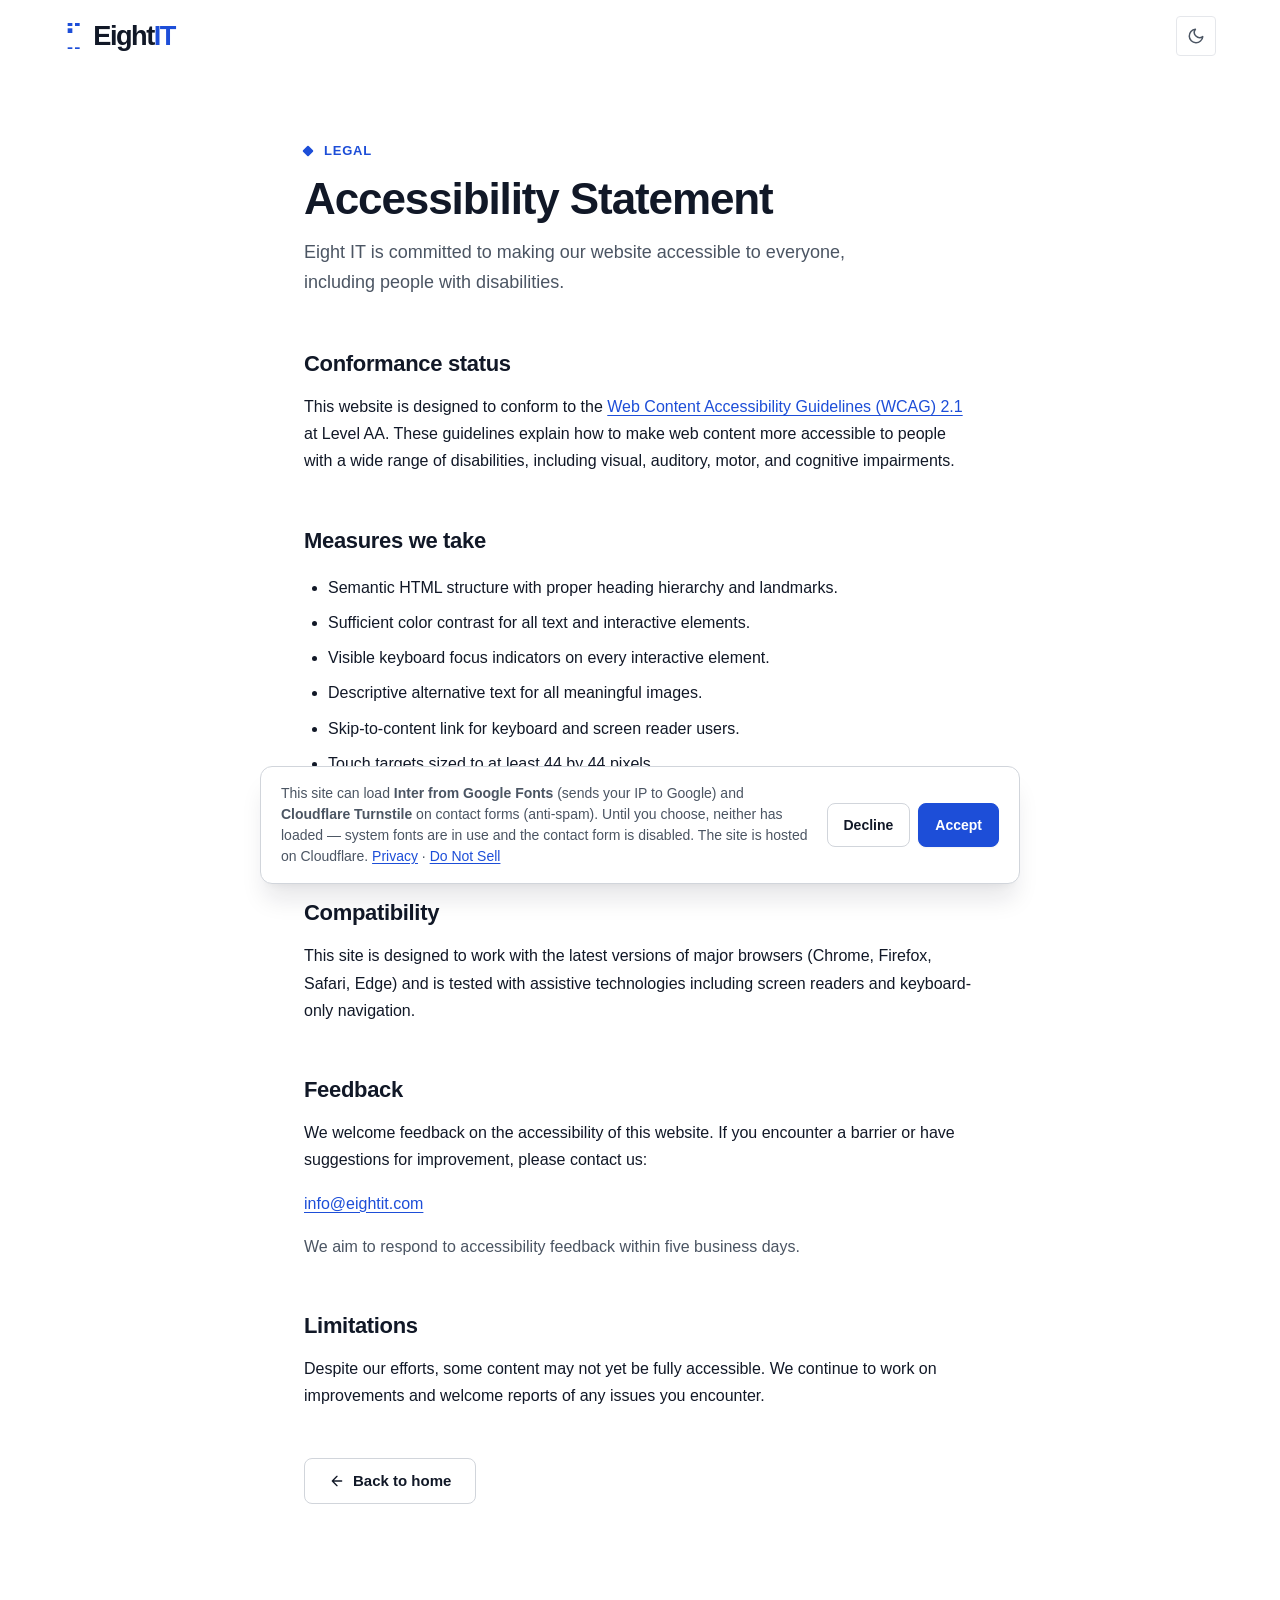
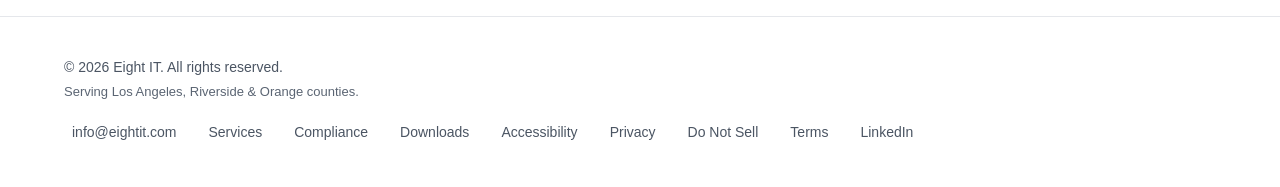
<file: accessibility.html>
<!DOCTYPE html>
<!--
                                        ███████╗██╗ ██████╗ ██╗  ██╗████████╗    ██╗████████╗
                                        ██╔════╝██║██╔════╝ ██║  ██║╚══██╔══╝    ██║╚══██╔══╝
                                        █████╗  ██║██║  ███╗███████║   ██║       ██║   ██║
                                        ██╔══╝  ██║██║   ██║██╔══██║   ██║       ██║   ██║
                                        ███████╗██║╚██████╔╝██║  ██║   ██║       ██║   ██║
                                        ╚══════╝╚═╝ ╚═════╝ ╚═╝  ╚═╝   ╚═╝       ╚═╝   ╚═╝

                                                  Designed & built by eightit.com
-->
<html lang="en">
<head>
  <meta charset="UTF-8">
  <meta name="viewport" content="width=device-width, initial-scale=1.0">
  <title>Accessibility Statement — Eight IT</title>
  <meta name="description" content="Eight IT's commitment to digital accessibility and our conformance with WCAG 2.1 Level AA.">

  <link rel="canonical" href="https://eightit.com/accessibility">
  <link rel="icon" type="image/svg+xml" href="/favicon.svg">
  <link rel="apple-touch-icon" href="/apple-touch-icon.png">
  <meta name="theme-color" content="#ffffff" media="(prefers-color-scheme: light)">
  <meta name="theme-color" content="#0d1117" media="(prefers-color-scheme: dark)">

  <meta property="og:type" content="website">
  <meta property="og:title" content="Accessibility Statement — Eight IT">
  <meta property="og:description" content="Eight IT's commitment to digital accessibility and our conformance with WCAG 2.1 Level AA.">
  <meta property="og:url" content="https://eightit.com/accessibility">
  <meta property="og:image" content="https://eightit.com/og-image.png">
  <meta property="og:image:width" content="1200">
  <meta property="og:image:height" content="630">
  <meta property="og:image:alt" content="Eight IT — Technology Consultants">
  <meta property="og:site_name" content="Eight IT">

  <meta name="twitter:card" content="summary_large_image">
  <meta name="twitter:title" content="Accessibility Statement — Eight IT">
  <meta name="twitter:description" content="Eight IT's commitment to digital accessibility and our conformance with WCAG 2.1 Level AA.">
  <meta name="twitter:image" content="https://eightit.com/og-image.png">

  <script>
    (function() {
      try {
        var t = localStorage.getItem('theme');
        if (t === 'dark' || t === 'light') document.documentElement.setAttribute('data-theme', t);
      } catch(e) {}
    })();
  </script>

  <script>
    (function() {
      try {
        if (localStorage.getItem('consent') !== 'accept') return;
      } catch(e) { return; }
      var h = document.head, l;
      l = document.createElement('link'); l.rel = 'preconnect'; l.href = 'https://fonts.googleapis.com'; h.appendChild(l);
      l = document.createElement('link'); l.rel = 'preconnect'; l.href = 'https://fonts.gstatic.com'; l.crossOrigin = ''; h.appendChild(l);
      l = document.createElement('link'); l.rel = 'stylesheet'; l.href = 'https://fonts.googleapis.com/css2?family=Inter:wght@400;500;600;700;800&display=swap'; h.appendChild(l);
    })();
  </script>
  <link rel="stylesheet" href="/styles.css">
  <script src="/consent.js" defer></script>

  <script type="application/ld+json">
  {
    "@context": "https://schema.org",
    "@type": "WebPage",
    "name": "Accessibility Statement — Eight IT",
    "description": "Eight IT's commitment to digital accessibility and our conformance with WCAG 2.1 Level AA.",
    "url": "https://eightit.com/accessibility",
    "isPartOf": {
      "@type": "WebSite",
      "name": "Eight IT",
      "url": "https://eightit.com/"
    },
    "publisher": {
      "@type": "ProfessionalService",
      "name": "Eight IT",
      "url": "https://eightit.com/"
    }
  }
  </script>

</head>
<body>

  <a class="skip-link" href="#main">Skip to main content</a>

  <header class="site-header" id="site-header">
    <div class="nav-inner">
      <a href="/" class="logo" aria-label="Eight IT home"><span class="logo-spinner" aria-hidden="true"><span class="strip"><span></span><span></span><span></span><span></span><span></span><span></span><span></span><span></span><span></span><span></span></span></span>Eight<span class="logo-it">IT</span></a>
      <div class="nav-actions">
        <button class="theme-toggle" id="theme-toggle" aria-label="Toggle dark mode" type="button">
          <svg class="icon-moon" width="18" height="18" viewBox="0 0 24 24" fill="none" stroke="currentColor" stroke-width="2" stroke-linecap="round" stroke-linejoin="round" aria-hidden="true" focusable="false"><path d="M21 12.79A9 9 0 1 1 11.21 3 7 7 0 0 0 21 12.79z"/></svg>
          <svg class="icon-sun" width="18" height="18" viewBox="0 0 24 24" fill="none" stroke="currentColor" stroke-width="2" stroke-linecap="round" stroke-linejoin="round" aria-hidden="true" focusable="false"><circle cx="12" cy="12" r="4"/><path d="M12 2v2M12 20v2M4.93 4.93l1.41 1.41M17.66 17.66l1.41 1.41M2 12h2M20 12h2M4.93 19.07l1.41-1.41M17.66 6.34l1.41-1.41"/></svg>
        </button>
      </div>
    </div>
  </header>

  <main id="main" class="container-prose prose" style="padding-block: var(--space-16) var(--space-24);">
    <p class="eyebrow" style="margin-bottom: var(--space-3);">Legal</p>
    <h1>Accessibility Statement</h1>
    <p class="lede">Eight IT is committed to making our website accessible to everyone, including people with disabilities.</p>

    <h2>Conformance status</h2>
    <p>This website is designed to conform to the <a href="https://www.w3.org/TR/WCAG21/" rel="noopener">Web Content Accessibility Guidelines (WCAG) 2.1</a> at Level AA. These guidelines explain how to make web content more accessible to people with a wide range of disabilities, including visual, auditory, motor, and cognitive impairments.</p>

    <h2>Measures we take</h2>
    <ul>
      <li>Semantic HTML structure with proper heading hierarchy and landmarks.</li>
      <li>Sufficient color contrast for all text and interactive elements.</li>
      <li>Visible keyboard focus indicators on every interactive element.</li>
      <li>Descriptive alternative text for all meaningful images.</li>
      <li>Skip-to-content link for keyboard and screen reader users.</li>
      <li>Touch targets sized to at least 44 by 44 pixels.</li>
      <li>Respect for the user's reduced-motion preferences.</li>
      <li>Responsive layout that reflows without loss of content at 320 pixels wide.</li>
    </ul>

    <h2>Compatibility</h2>
    <p>This site is designed to work with the latest versions of major browsers (Chrome, Firefox, Safari, Edge) and is tested with assistive technologies including screen readers and keyboard-only navigation.</p>

    <h2>Feedback</h2>
    <p>We welcome feedback on the accessibility of this website. If you encounter a barrier or have suggestions for improvement, please contact us:</p>
    <p><a href="mailto:info@eightit.com">info@eightit.com</a></p>
    <p class="muted">We aim to respond to accessibility feedback within five business days.</p>

    <h2>Limitations</h2>
    <p>Despite our efforts, some content may not yet be fully accessible. We continue to work on improvements and welcome reports of any issues you encounter.</p>

    <p style="margin-top: var(--space-12);">
      <a href="/" class="btn btn-secondary">
        <svg width="16" height="16" viewBox="0 0 24 24" fill="none" stroke="currentColor" stroke-width="2" stroke-linecap="round" stroke-linejoin="round" aria-hidden="true" focusable="false"><path d="M19 12H5M12 19l-7-7 7-7"/></svg>
        Back to home
      </a>
    </p>
  </main>

  <footer class="site-footer">
    <div class="footer-inner">
      <div class="footer-meta">
        <span>&copy; <span class="year">2026</span> Eight IT. All rights reserved.</span>
        <span class="region">Serving Los Angeles, Riverside &amp; Orange counties.</span>
      </div>
      <div class="footer-links">
        <a href="mailto:info@eightit.com">info@eightit.com</a>
        <a href="/services">Services</a>
        <a href="/compliance">Compliance</a>
        <a href="/downloads">Downloads</a>
        <a href="/accessibility">Accessibility</a>
        <a href="/privacy">Privacy</a>
        <a href="/do-not-sell">Do Not Sell</a>
        <a href="/terms">Terms</a>
        <a href="https://www.linkedin.com/company/eight-it" target="_blank" rel="noopener noreferrer">LinkedIn<span class="sr-only"> (opens in a new tab)</span></a>
      </div>
    </div>
  </footer>

  <script>
    (function() {
      var themeToggle = document.getElementById('theme-toggle');
      if (!themeToggle) return;
      themeToggle.addEventListener('click', function() {
        var current = document.documentElement.getAttribute('data-theme');
        var prefersDark = window.matchMedia('(prefers-color-scheme: dark)').matches;
        var effective = current || (prefersDark ? 'dark' : 'light');
        var next = effective === 'dark' ? 'light' : 'dark';
        document.documentElement.classList.add('theme-transition');
        document.documentElement.setAttribute('data-theme', next);
        try { localStorage.setItem('theme', next); } catch(e) {}
        window.setTimeout(function() {
          document.documentElement.classList.remove('theme-transition');
        }, 300);
      });
    })();
  </script>
</body>
</html>
</file>
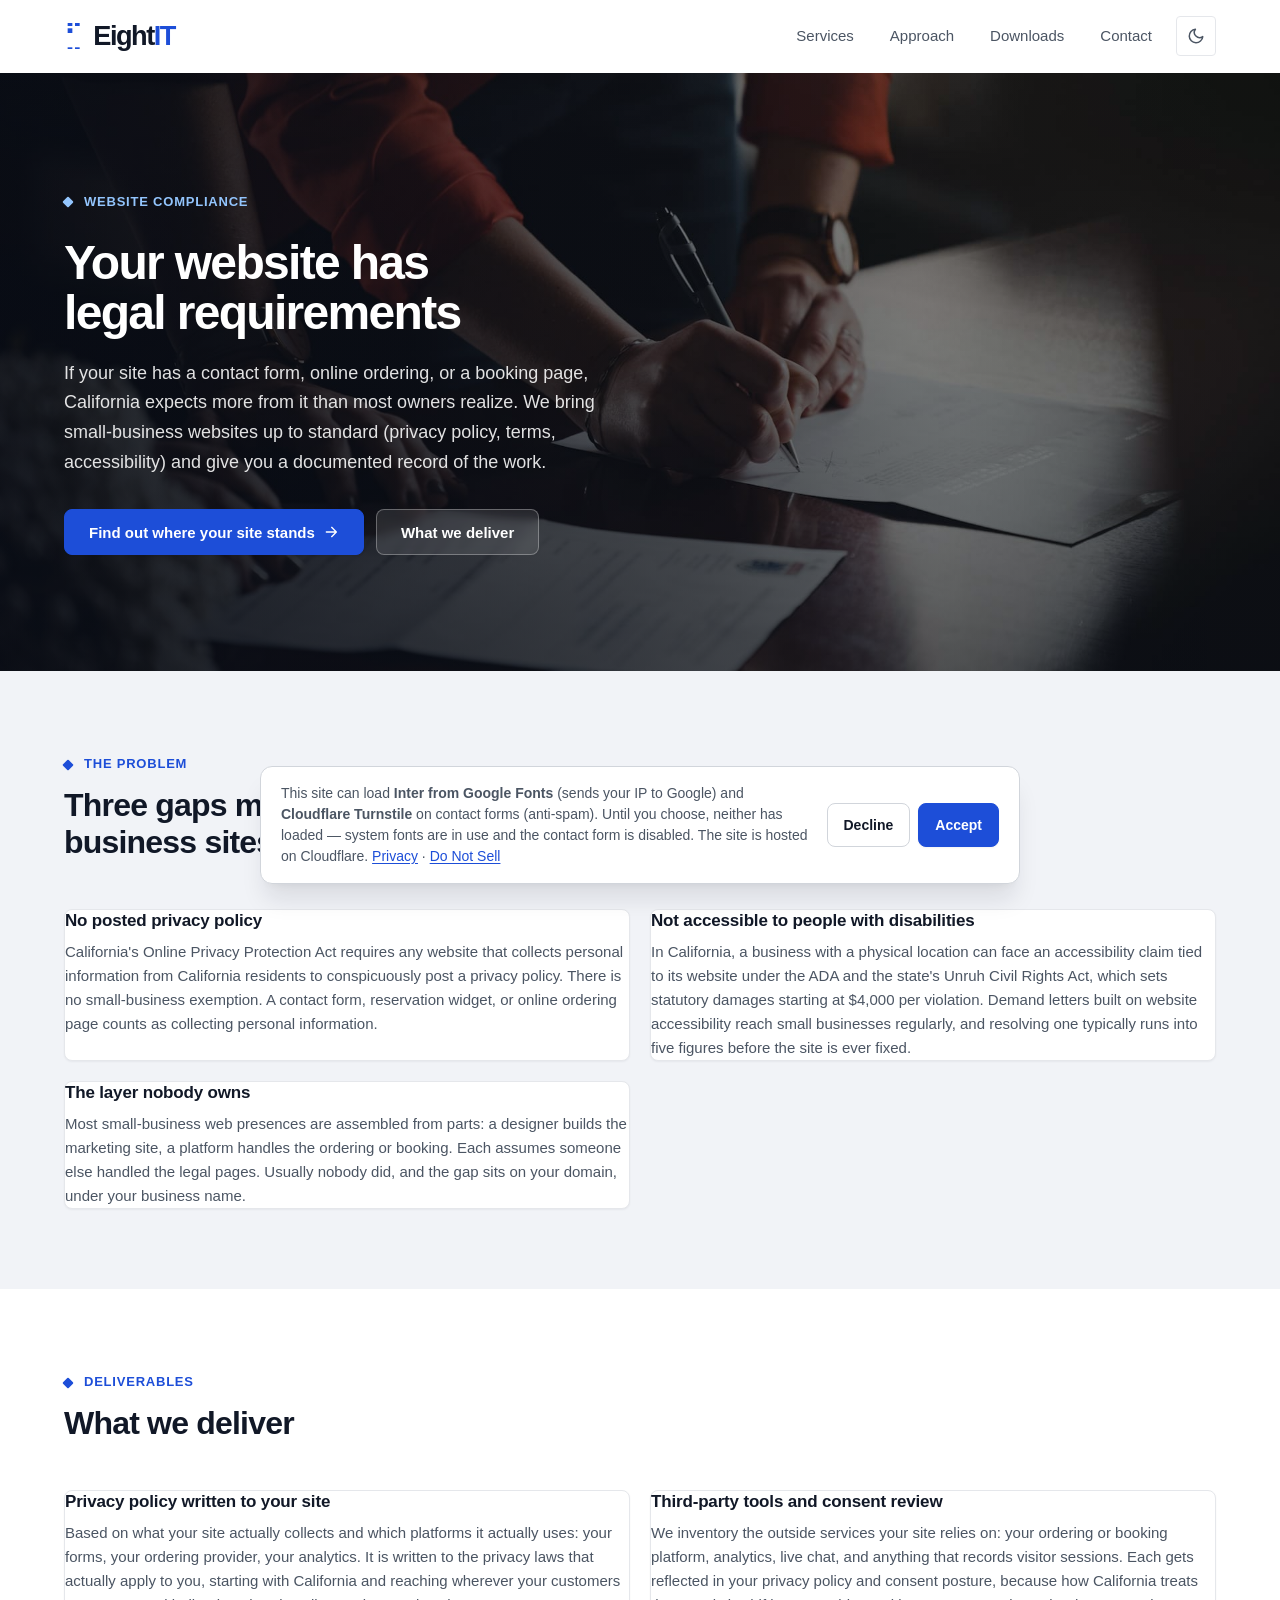
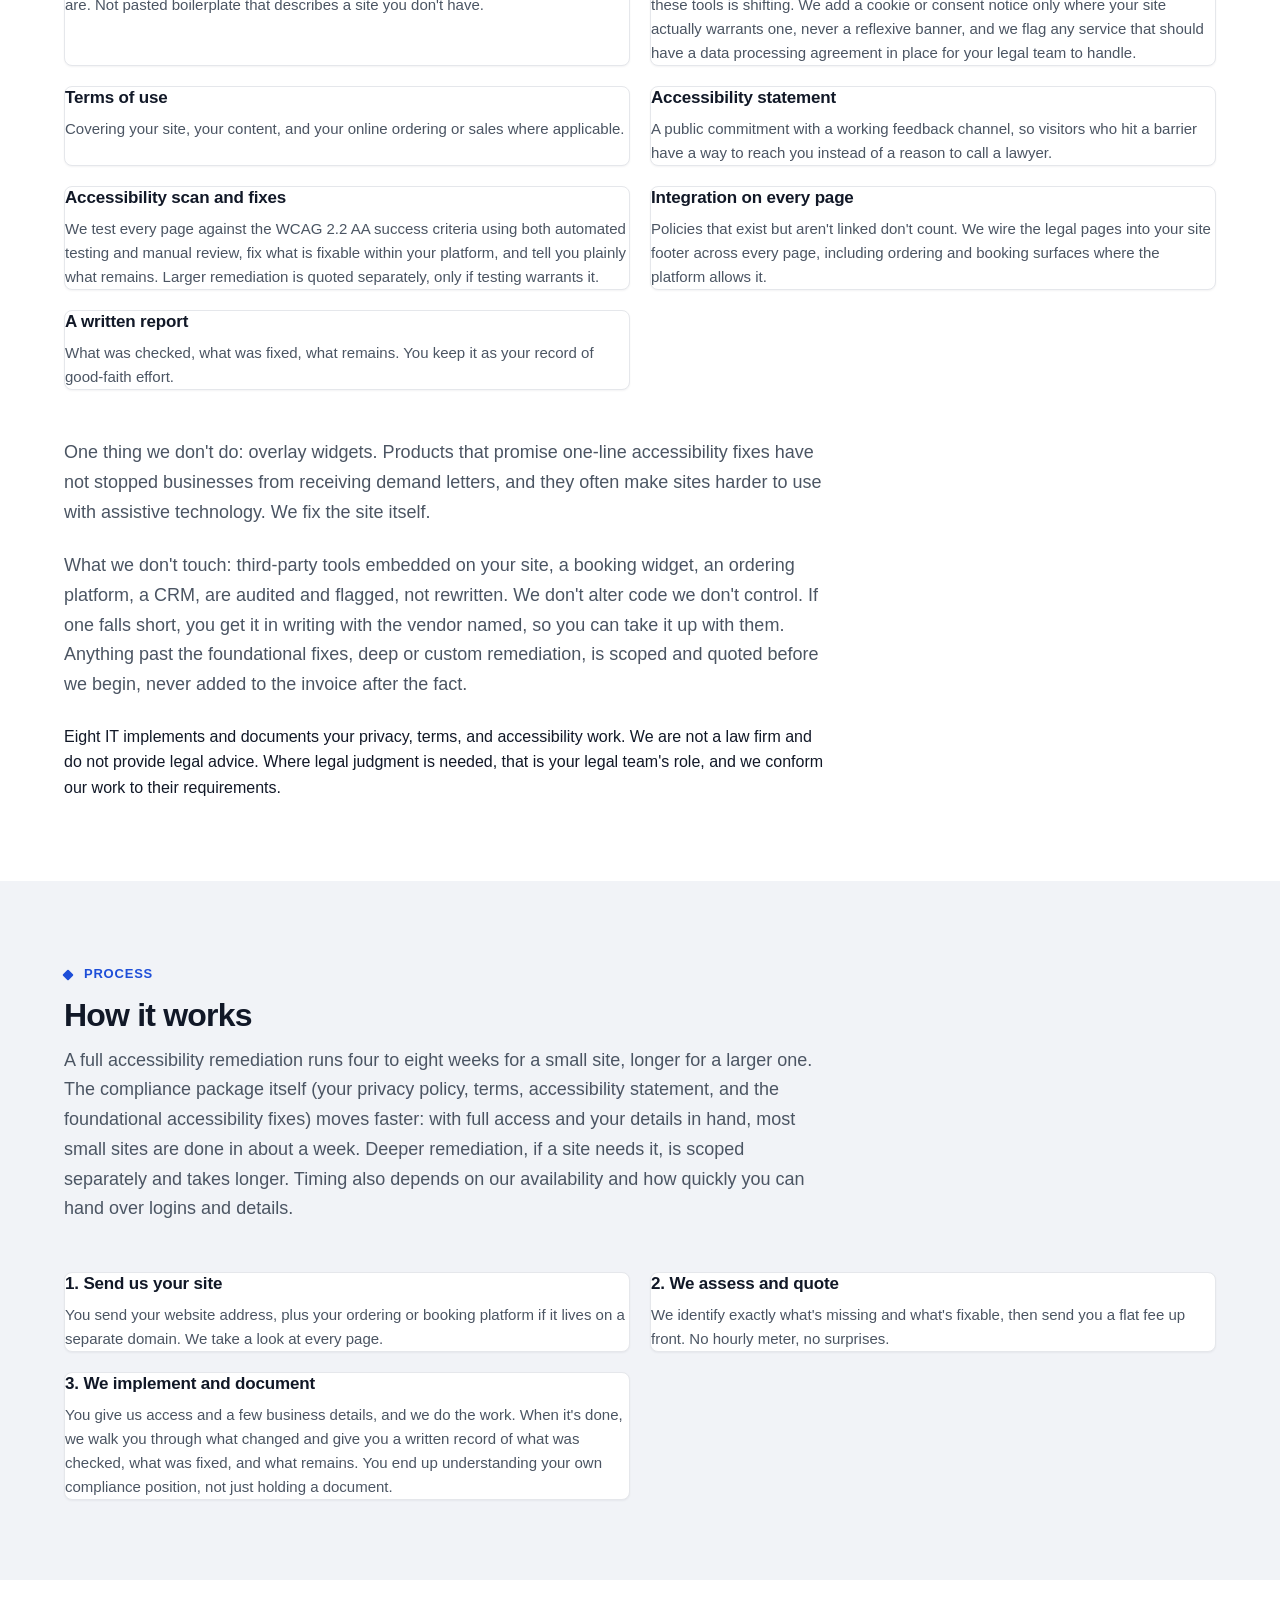
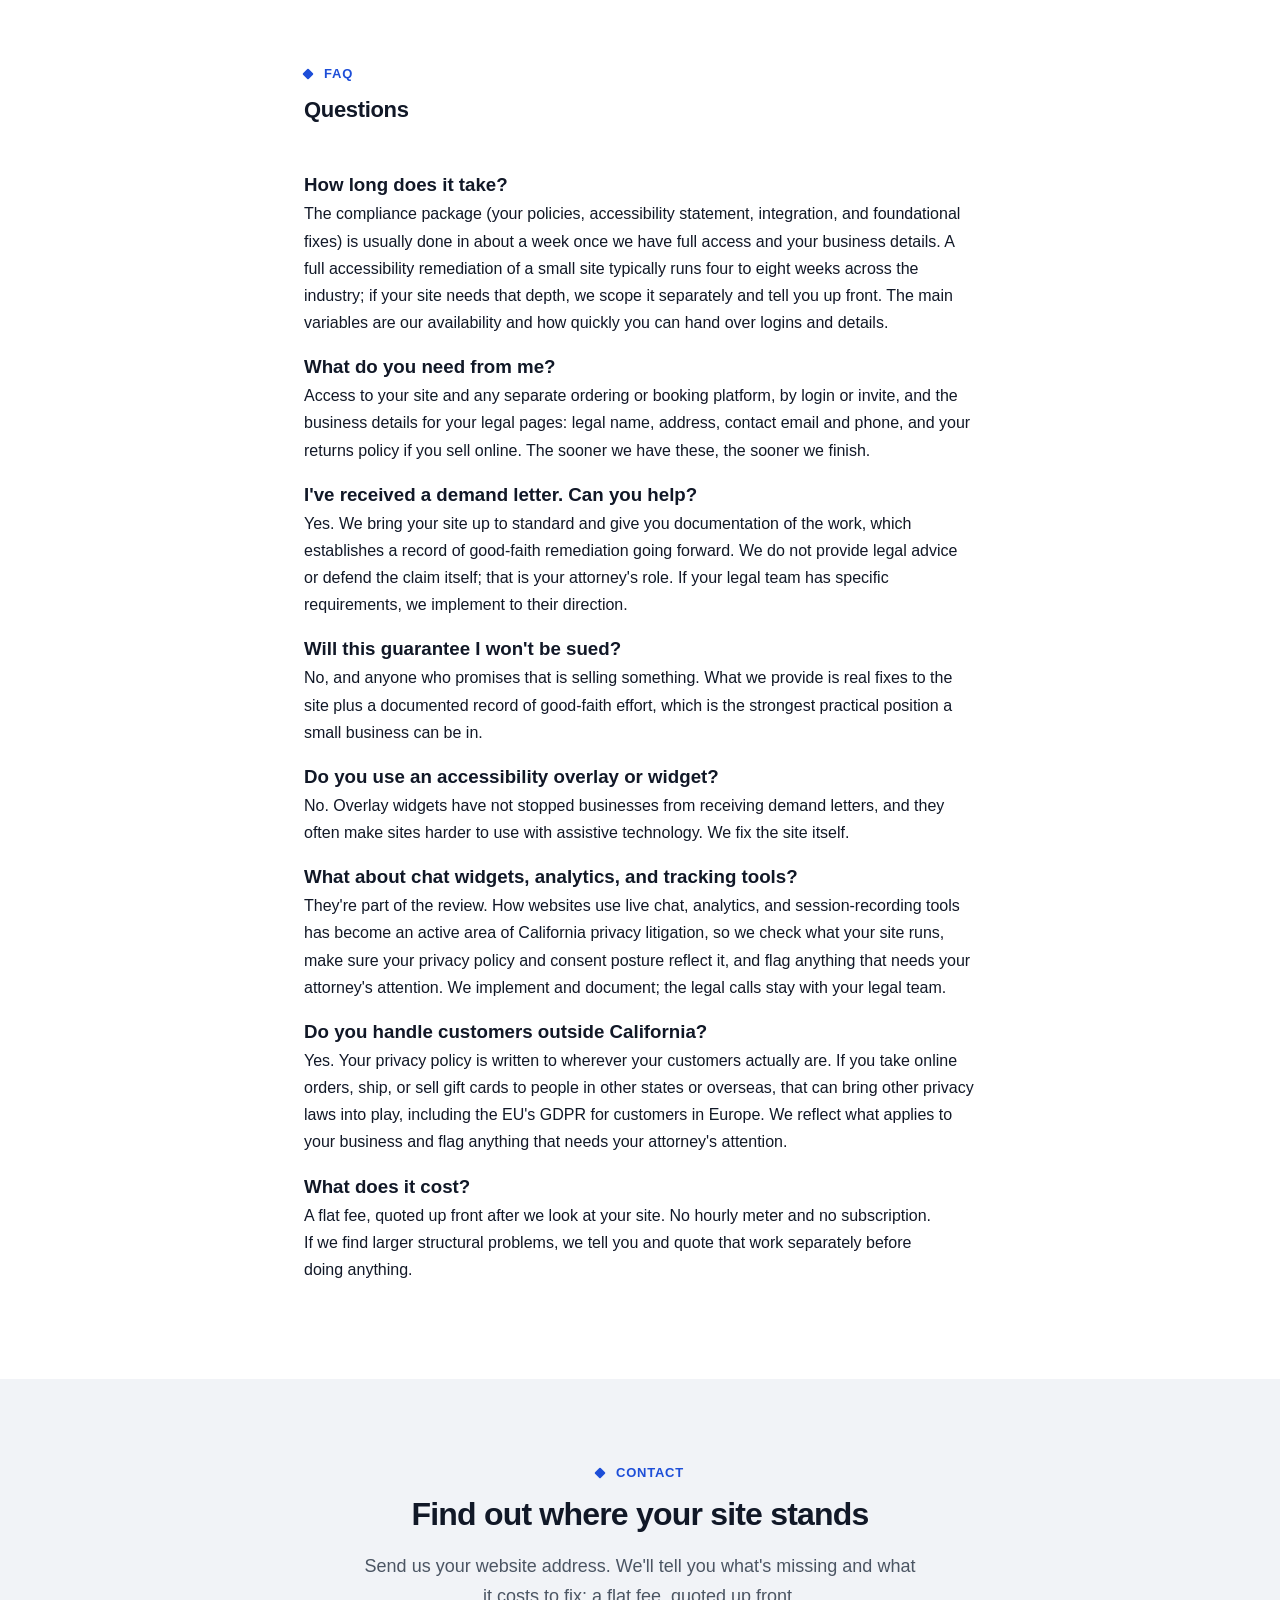
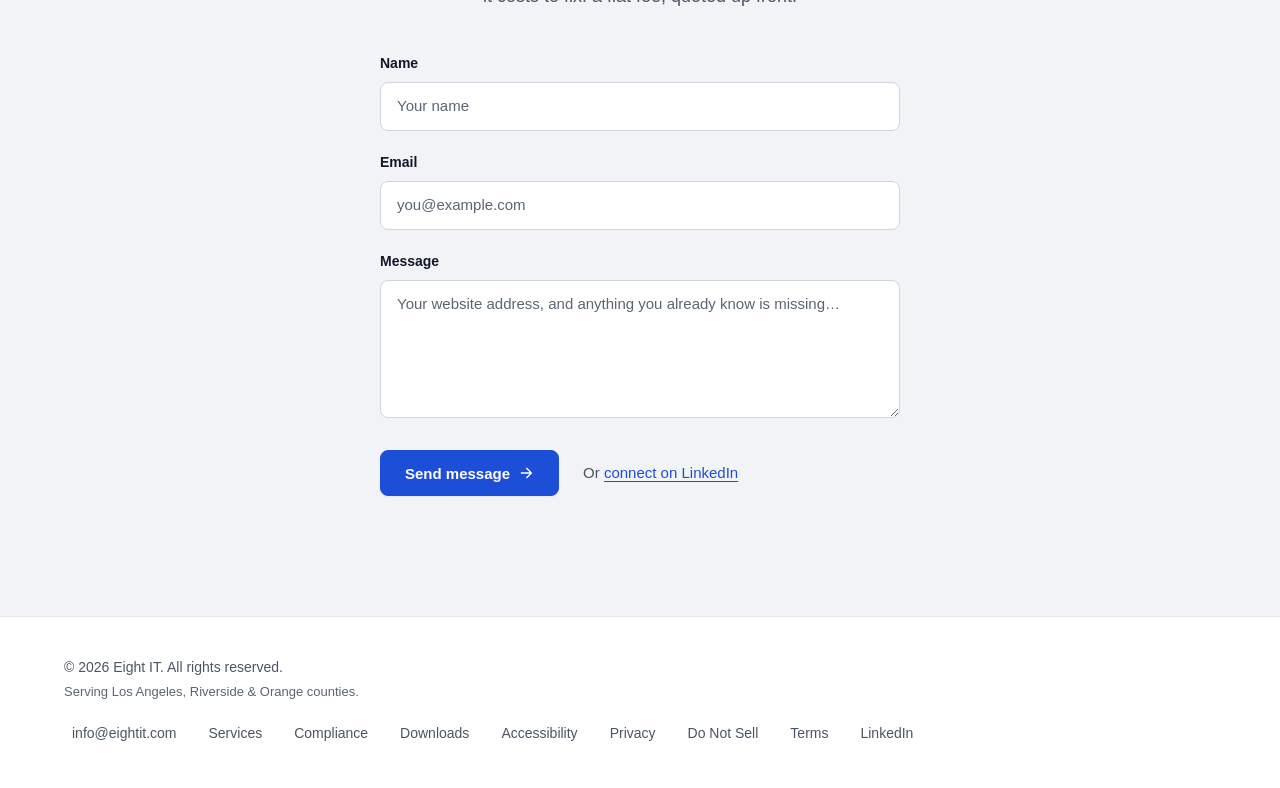
<file: compliance.html>
<!DOCTYPE html>
<!--
                                        ███████╗██╗ ██████╗ ██╗  ██╗████████╗    ██╗████████╗
                                        ██╔════╝██║██╔════╝ ██║  ██║╚══██╔══╝    ██║╚══██╔══╝
                                        █████╗  ██║██║  ███╗███████║   ██║       ██║   ██║
                                        ██╔══╝  ██║██║   ██║██╔══██║   ██║       ██║   ██║
                                        ███████╗██║╚██████╔╝██║  ██║   ██║       ██║   ██║
                                        ╚══════╝╚═╝ ╚═════╝ ╚═╝  ╚═╝   ╚═╝       ╚═╝   ╚═╝

                                                  Designed & built by eightit.com
-->
<html lang="en">
<head>
  <meta charset="UTF-8">
  <meta name="viewport" content="width=device-width, initial-scale=1.0">
  <title>Website Compliance Services in Los Angeles | Eight IT</title>
  <meta name="description" content="Privacy policy, terms, accessibility statement, and WCAG accessibility fixes for small-business websites. Flat fee, documented, no overlay widgets.">

  <link rel="canonical" href="https://eightit.com/compliance">
  <link rel="icon" type="image/svg+xml" href="/favicon.svg">
  <link rel="apple-touch-icon" href="/apple-touch-icon.png">
  <meta name="theme-color" content="#ffffff" media="(prefers-color-scheme: light)">
  <meta name="theme-color" content="#0d1117" media="(prefers-color-scheme: dark)">

  <meta property="og:type" content="website">
  <meta property="og:title" content="Website Compliance Services in Los Angeles | Eight IT">
  <meta property="og:description" content="Privacy policy, terms, accessibility statement, and WCAG accessibility fixes for small-business websites. Flat fee, documented, no overlay widgets.">
  <meta property="og:url" content="https://eightit.com/compliance">
  <meta property="og:image" content="https://eightit.com/og-image.png">
  <meta property="og:image:width" content="1200">
  <meta property="og:image:height" content="630">
  <meta property="og:image:alt" content="Eight IT — Technology Consultants">
  <meta property="og:site_name" content="Eight IT">

  <meta name="twitter:card" content="summary_large_image">
  <meta name="twitter:title" content="Website Compliance Services in Los Angeles | Eight IT">
  <meta name="twitter:description" content="Privacy policy, terms, accessibility statement, and WCAG accessibility fixes for small-business websites. Flat fee, documented, no overlay widgets.">
  <meta name="twitter:image" content="https://eightit.com/og-image.png">

  <script>
    (function() {
      try {
        var t = localStorage.getItem('theme');
        if (t === 'dark' || t === 'light') document.documentElement.setAttribute('data-theme', t);
      } catch(e) {}
    })();
  </script>

  <script>
    (function() {
      try {
        if (localStorage.getItem('consent') !== 'accept') return;
      } catch(e) { return; }
      var h = document.head, l;
      l = document.createElement('link'); l.rel = 'preconnect'; l.href = 'https://fonts.googleapis.com'; h.appendChild(l);
      l = document.createElement('link'); l.rel = 'preconnect'; l.href = 'https://fonts.gstatic.com'; l.crossOrigin = ''; h.appendChild(l);
      l = document.createElement('link'); l.rel = 'stylesheet'; l.href = 'https://fonts.googleapis.com/css2?family=Inter:wght@400;500;600;700;800&display=swap'; h.appendChild(l);
    })();
  </script>
  <link rel="preload" as="image" href="/images/hero-compliance.jpg" fetchpriority="high">
  <link rel="stylesheet" href="/styles.css">
  <script src="/consent.js" defer></script>

  <script type="application/ld+json">
  {
    "@context": "https://schema.org",
    "@type": "Service",
    "name": "Website Compliance Package",
    "serviceType": "Website compliance: privacy policy, terms of use, accessibility statement, WCAG accessibility remediation",
    "description": "Privacy policy, terms of use, accessibility statement, and WCAG accessibility fixes for small-business websites, delivered as a flat-fee package with a documented results report.",
    "url": "https://eightit.com/compliance",
    "areaServed": "Los Angeles, Riverside, and Orange counties, California",
    "provider": {
      "@type": "ProfessionalService",
      "name": "Eight IT",
      "url": "https://eightit.com/"
    }
  }
  </script>

</head>
<body>

  <a class="skip-link" href="#main">Skip to main content</a>

  <header class="site-header" id="site-header">
    <div class="nav-inner">
      <a href="/" class="logo" aria-label="Eight IT home"><span class="logo-spinner" aria-hidden="true"><span class="strip"><span></span><span></span><span></span><span></span><span></span><span></span><span></span><span></span><span></span><span></span></span></span>Eight<span class="logo-it">IT</span></a>
      <div class="nav-actions">
        <nav class="nav-primary" id="primary-nav" aria-label="Primary">
          <ul class="nav-links">
            <li><a href="/services">Services</a></li>
            <li><a href="/#approach">Approach</a></li>
            <li><a href="/downloads">Downloads</a></li>
            <li><a href="/#contact">Contact</a></li>
          </ul>
        </nav>
        <button class="theme-toggle" id="theme-toggle" aria-label="Toggle dark mode" type="button">
          <svg class="icon-moon" width="18" height="18" viewBox="0 0 24 24" fill="none" stroke="currentColor" stroke-width="2" stroke-linecap="round" stroke-linejoin="round" aria-hidden="true" focusable="false"><path d="M21 12.79A9 9 0 1 1 11.21 3 7 7 0 0 0 21 12.79z"/></svg>
          <svg class="icon-sun" width="18" height="18" viewBox="0 0 24 24" fill="none" stroke="currentColor" stroke-width="2" stroke-linecap="round" stroke-linejoin="round" aria-hidden="true" focusable="false"><circle cx="12" cy="12" r="4"/><path d="M12 2v2M12 20v2M4.93 4.93l1.41 1.41M17.66 17.66l1.41 1.41M2 12h2M20 12h2M4.93 19.07l1.41-1.41M17.66 6.34l1.41-1.41"/></svg>
        </button>
        <button
          class="menu-toggle"
          aria-label="Open navigation menu"
          aria-expanded="false"
          aria-controls="primary-nav"
          id="menu-toggle"
          type="button">
          <svg width="22" height="22" viewBox="0 0 24 24" fill="none" stroke="currentColor" stroke-width="2" stroke-linecap="round" aria-hidden="true" focusable="false"><path d="M4 7h16M4 12h16M4 17h16"/></svg>
        </button>
      </div>
    </div>
  </header>

  <div class="scroll-progress" id="scroll-progress" aria-hidden="true"></div>

  <main id="main">

    <section class="hero" aria-labelledby="compliance-heading" style="background-image: url('/images/hero-compliance.jpg');">
      <div class="container">
        <div class="hero-content" style="max-width: 720px;">
          <p class="eyebrow">Website Compliance</p>
          <h1 class="heading-display" id="compliance-heading" style="font-size: clamp(2rem, 1.4rem + 2.5vw, 3rem);">Your website has<br>legal requirements</h1>
          <p class="lede">If your site has a contact form, online ordering, or a booking page, California expects more from it than most owners realize. We bring small-business websites up to standard (privacy policy, terms, accessibility) and give you a documented record of the work.</p>
          <div class="cta-row">
            <a href="#contact" class="btn btn-primary">
              Find out where your site stands
              <svg class="arrow" width="16" height="16" viewBox="0 0 24 24" fill="none" stroke="currentColor" stroke-width="2" stroke-linecap="round" stroke-linejoin="round" aria-hidden="true" focusable="false"><path d="M5 12h14M13 5l7 7-7 7"/></svg>
            </a>
            <a href="#package-heading" class="btn btn-secondary">What we deliver</a>
          </div>
        </div>
      </div>
    </section>

    <section class="section-tinted" aria-labelledby="exposure-heading">
      <div class="container">
        <div class="section-head">
          <p class="eyebrow">The problem</p>
          <h2 class="heading-section" id="exposure-heading">Three gaps most small-business sites have</h2>
        </div>
        <div class="services-list">

          <article class="service-item">
            <h3>No posted privacy policy</h3>
            <p>California's Online Privacy Protection Act requires any website that collects personal information from California residents to conspicuously post a privacy policy. There is no small-business exemption. A contact form, reservation widget, or online ordering page counts as collecting personal information.</p>
          </article>

          <article class="service-item">
            <h3>Not accessible to people with disabilities</h3>
            <p>In California, a business with a physical location can face an accessibility claim tied to its website under the ADA and the state's Unruh Civil Rights Act, which sets statutory damages starting at $4,000 per violation. Demand letters built on website accessibility reach small businesses regularly, and resolving one typically runs into five figures before the site is ever fixed.</p>
          </article>

          <article class="service-item">
            <h3>The layer nobody owns</h3>
            <p>Most small-business web presences are assembled from parts: a designer builds the marketing site, a platform handles the ordering or booking. Each assumes someone else handled the legal pages. Usually nobody did, and the gap sits on your domain, under your business name.</p>
          </article>

        </div>
      </div>
    </section>

    <section aria-labelledby="package-heading">
      <div class="container">
        <div class="section-head">
          <p class="eyebrow">Deliverables</p>
          <h2 class="heading-section" id="package-heading">What we deliver</h2>
        </div>
        <div class="services-list">

          <article class="service-item">
            <h3>Privacy policy written to your site</h3>
            <p>Based on what your site actually collects and which platforms it actually uses: your forms, your ordering provider, your analytics. It is written to the privacy laws that actually apply to you, starting with California and reaching wherever your customers are. Not pasted boilerplate that describes a site you don't have.</p>
          </article>

          <article class="service-item">
            <h3>Third-party tools and consent review</h3>
            <p>We inventory the outside services your site relies on: your ordering or booking platform, analytics, live chat, and anything that records visitor sessions. Each gets reflected in your privacy policy and consent posture, because how California treats these tools is shifting. We add a cookie or consent notice only where your site actually warrants one, never a reflexive banner, and we flag any service that should have a data processing agreement in place for your legal team to handle.</p>
          </article>

          <article class="service-item">
            <h3>Terms of use</h3>
            <p>Covering your site, your content, and your online ordering or sales where applicable.</p>
          </article>

          <article class="service-item">
            <h3>Accessibility statement</h3>
            <p>A public commitment with a working feedback channel, so visitors who hit a barrier have a way to reach you instead of a reason to call a lawyer.</p>
          </article>

          <article class="service-item">
            <h3>Accessibility scan and fixes</h3>
            <p>We test every page against the WCAG 2.2 AA success criteria using both automated testing and manual review, fix what is fixable within your platform, and tell you plainly what remains. Larger remediation is quoted separately, only if testing warrants it.</p>
          </article>

          <article class="service-item">
            <h3>Integration on every page</h3>
            <p>Policies that exist but aren't linked don't count. We wire the legal pages into your site footer across every page, including ordering and booking surfaces where the platform allows it.</p>
          </article>

          <article class="service-item">
            <h3>A written report</h3>
            <p>What was checked, what was fixed, what remains. You keep it as your record of good-faith effort.</p>
          </article>

        </div>

        <p class="lede" style="margin-top: var(--space-12); max-width: 760px;">One thing we don't do: overlay widgets. Products that promise one-line accessibility fixes have not stopped businesses from receiving demand letters, and they often make sites harder to use with assistive technology. We fix the site itself.</p>
        <p class="lede" style="margin-top: var(--space-6); max-width: 760px;">What we don't touch: third-party tools embedded on your site, a booking widget, an ordering platform, a CRM, are audited and flagged, not rewritten. We don't alter code we don't control. If one falls short, you get it in writing with the vendor named, so you can take it up with them. Anything past the foundational fixes, deep or custom remediation, is scoped and quoted before we begin, never added to the invoice after the fact.</p>
        <p class="muted" style="margin-top: var(--space-6); max-width: 760px;">Eight IT implements and documents your privacy, terms, and accessibility work. We are not a law firm and do not provide legal advice. Where legal judgment is needed, that is your legal team's role, and we conform our work to their requirements.</p>
      </div>
    </section>

    <section class="section-tinted" aria-labelledby="how-heading">
      <div class="container">
        <div class="section-head">
          <p class="eyebrow">Process</p>
          <h2 class="heading-section" id="how-heading">How it works</h2>
          <p class="lede" style="max-width: 760px;">A full accessibility remediation runs four to eight weeks for a small site, longer for a larger one. The compliance package itself (your privacy policy, terms, accessibility statement, and the foundational accessibility fixes) moves faster: with full access and your details in hand, most small sites are done in about a week. Deeper remediation, if a site needs it, is scoped separately and takes longer. Timing also depends on our availability and how quickly you can hand over logins and details.</p>
        </div>
        <div class="services-list">

          <article class="service-item">
            <h3>1. Send us your site</h3>
            <p>You send your website address, plus your ordering or booking platform if it lives on a separate domain. We take a look at every page.</p>
          </article>

          <article class="service-item">
            <h3>2. We assess and quote</h3>
            <p>We identify exactly what's missing and what's fixable, then send you a flat fee up front. No hourly meter, no surprises.</p>
          </article>

          <article class="service-item">
            <h3>3. We implement and document</h3>
            <p>You give us access and a few business details, and we do the work. When it's done, we walk you through what changed and give you a written record of what was checked, what was fixed, and what remains. You end up understanding your own compliance position, not just holding a document.</p>
          </article>

        </div>
      </div>
    </section>

    <section aria-labelledby="faq-heading">
      <div class="container-prose prose">
        <div class="section-head">
          <p class="eyebrow">FAQ</p>
          <h2 class="heading-section" id="faq-heading">Questions</h2>
        </div>

        <h3>How long does it take?</h3>
        <p>The compliance package (your policies, accessibility statement, integration, and foundational fixes) is usually done in about a week once we have full access and your business details. A full accessibility remediation of a small site typically runs four to eight weeks across the industry; if your site needs that depth, we scope it separately and tell you up front. The main variables are our availability and how quickly you can hand over logins and details.</p>

        <h3>What do you need from me?</h3>
        <p>Access to your site and any separate ordering or booking platform, by login or invite, and the business details for your legal pages: legal name, address, contact email and phone, and your returns policy if you sell online. The sooner we have these, the sooner we finish.</p>

        <h3>I've received a demand letter. Can you help?</h3>
        <p>Yes. We bring your site up to standard and give you documentation of the work, which establishes a record of good-faith remediation going forward. We do not provide legal advice or defend the claim itself; that is your attorney's role. If your legal team has specific requirements, we implement to their direction.</p>

        <h3>Will this guarantee I won't be sued?</h3>
        <p>No, and anyone who promises that is selling something. What we provide is real fixes to the site plus a documented record of good-faith effort, which is the strongest practical position a small business can be in.</p>

        <h3>Do you use an accessibility overlay or widget?</h3>
        <p>No. Overlay widgets have not stopped businesses from receiving demand letters, and they often make sites harder to use with assistive technology. We fix the site itself.</p>

        <h3>What about chat widgets, analytics, and tracking tools?</h3>
        <p>They're part of the review. How websites use live chat, analytics, and session-recording tools has become an active area of California privacy litigation, so we check what your site runs, make sure your privacy policy and consent posture reflect it, and flag anything that needs your attorney's attention. We implement and document; the legal calls stay with your legal team.</p>

        <h3>Do you handle customers outside California?</h3>
        <p>Yes. Your privacy policy is written to wherever your customers actually are. If you take online orders, ship, or sell gift cards to people in other states or overseas, that can bring other privacy laws into play, including the EU's GDPR for customers in Europe. We reflect what applies to your business and flag anything that needs your attorney's attention.</p>

        <h3>What does it cost?</h3>
        <p>A flat fee, quoted up front after we look at your site. No hourly meter and no subscription. If we find larger structural problems, we tell you and quote that work separately before doing anything.</p>
      </div>
    </section>

    <script type="application/ld+json">
    {
      "@context": "https://schema.org",
      "@type": "FAQPage",
      "mainEntity": [
        {
          "@type": "Question",
          "name": "How long does it take?",
          "acceptedAnswer": {
            "@type": "Answer",
            "text": "The compliance package (your policies, accessibility statement, integration, and foundational fixes) is usually done in about a week once we have full access and your business details. A full accessibility remediation of a small site typically runs four to eight weeks across the industry; if your site needs that depth, we scope it separately and tell you up front. The main variables are our availability and how quickly you can hand over logins and details."
          }
        },
        {
          "@type": "Question",
          "name": "What do you need from me?",
          "acceptedAnswer": {
            "@type": "Answer",
            "text": "Access to your site and any separate ordering or booking platform, by login or invite, and the business details for your legal pages: legal name, address, contact email and phone, and your returns policy if you sell online. The sooner we have these, the sooner we finish."
          }
        },
        {
          "@type": "Question",
          "name": "I've received a demand letter. Can you help?",
          "acceptedAnswer": {
            "@type": "Answer",
            "text": "Yes. We bring your site up to standard and give you documentation of the work, which establishes a record of good-faith remediation going forward. We do not provide legal advice or defend the claim itself; that is your attorney's role. If your legal team has specific requirements, we implement to their direction."
          }
        },
        {
          "@type": "Question",
          "name": "Will this guarantee I won't be sued?",
          "acceptedAnswer": {
            "@type": "Answer",
            "text": "No, and anyone who promises that is selling something. What we provide is real fixes to the site plus a documented record of good-faith effort, which is the strongest practical position a small business can be in."
          }
        },
        {
          "@type": "Question",
          "name": "Do you use an accessibility overlay or widget?",
          "acceptedAnswer": {
            "@type": "Answer",
            "text": "No. Overlay widgets have not stopped businesses from receiving demand letters, and they often make sites harder to use with assistive technology. We fix the site itself."
          }
        },
        {
          "@type": "Question",
          "name": "What about chat widgets, analytics, and tracking tools?",
          "acceptedAnswer": {
            "@type": "Answer",
            "text": "They're part of the review. How websites use live chat, analytics, and session-recording tools has become an active area of California privacy litigation, so we check what your site runs, make sure your privacy policy and consent posture reflect it, and flag anything that needs your attorney's attention. We implement and document; the legal calls stay with your legal team."
          }
        },
        {
          "@type": "Question",
          "name": "Do you handle customers outside California?",
          "acceptedAnswer": {
            "@type": "Answer",
            "text": "Yes. Your privacy policy is written to wherever your customers actually are. If you take online orders, ship, or sell gift cards to people in other states or overseas, that can bring other privacy laws into play, including the EU's GDPR for customers in Europe. We reflect what applies to your business and flag anything that needs your attorney's attention."
          }
        },
        {
          "@type": "Question",
          "name": "What does it cost?",
          "acceptedAnswer": {
            "@type": "Answer",
            "text": "A flat fee, quoted up front after we look at your site. No hourly meter and no subscription. If we find larger structural problems, we tell you and quote that work separately before doing anything."
          }
        }
      ]
    }
    </script>

    <section class="section-tinted contact" id="contact" aria-labelledby="contact-heading">
      <div class="container">
        <div>
          <p class="eyebrow" style="justify-content: center;">Contact</p>
          <h2 class="heading-section" id="contact-heading">Find out where your site stands</h2>
          <p class="lede">Send us your website address. We'll tell you what's missing and what it costs to fix: a flat fee, quoted up front.</p>
          <form class="contact-form" id="contact-form" novalidate>
            <div class="form-group">
              <label class="form-label" for="cf-name">Name</label>
              <input class="form-input" type="text" id="cf-name" name="name" autocomplete="name" required placeholder="Your name">
            </div>
            <div class="form-group">
              <label class="form-label" for="cf-email">Email</label>
              <input class="form-input" type="email" id="cf-email" name="email" autocomplete="email" required placeholder="you@example.com">
            </div>
            <div class="form-group">
              <label class="form-label" for="cf-message">Message</label>
              <textarea class="form-input" id="cf-message" name="message" rows="5" required placeholder="Your website address, and anything you already know is missing&hellip;"></textarea>
            </div>
            <div class="form-group" style="position:absolute;left:-9999px;" aria-hidden="true">
              <label for="cf-website">Website</label>
              <input type="text" id="cf-website" name="website" tabindex="-1" autocomplete="off">
            </div>
            <div class="cf-turnstile" data-sitekey="0x4AAAAAADKU69W8-SxxoZzs" data-theme="auto"></div>
            <div class="form-footer">
              <button type="submit" class="btn btn-primary" id="cf-submit">
                <span id="cf-submit-text">Send message</span>
                <svg class="arrow" width="16" height="16" viewBox="0 0 24 24" fill="none" stroke="currentColor" stroke-width="2" stroke-linecap="round" stroke-linejoin="round" aria-hidden="true" focusable="false"><path d="M5 12h14M13 5l7 7-7 7"/></svg>
              </button>
              <p class="form-alt">Or <a href="https://www.linkedin.com/company/eight-it" target="_blank" rel="noopener noreferrer">connect on LinkedIn<span class="sr-only"> (opens in a new tab)</span></a></p>
            </div>
            <div class="form-status" id="cf-status" role="status" aria-live="polite" aria-atomic="true"></div>
          </form>
        </div>
      </div>
    </section>

  </main>

  <footer class="site-footer">
    <div class="footer-inner">
      <div class="footer-meta">
        <span>&copy; <span class="year">2026</span> Eight IT. All rights reserved.</span>
        <span class="region">Serving Los Angeles, Riverside &amp; Orange counties.</span>
      </div>
      <div class="footer-links">
        <a href="mailto:info@eightit.com">info@eightit.com</a>
        <a href="/services">Services</a>
        <a href="/compliance">Compliance</a>
        <a href="/downloads">Downloads</a>
        <a href="/accessibility">Accessibility</a>
        <a href="/privacy">Privacy</a>
        <a href="/do-not-sell">Do Not Sell</a>
        <a href="/terms">Terms</a>
        <a href="https://www.linkedin.com/company/eight-it" target="_blank" rel="noopener noreferrer">LinkedIn<span class="sr-only"> (opens in a new tab)</span></a>
      </div>
    </div>
  </footer>

  <script>
    (function() {
      var toggle = document.getElementById('menu-toggle');
      var nav = document.getElementById('primary-nav');
      if (!toggle || !nav) return;
      var setOpen = function(open) {
        nav.classList.toggle('open', open);
        toggle.setAttribute('aria-expanded', String(open));
        toggle.setAttribute('aria-label', open ? 'Close navigation menu' : 'Open navigation menu');
      };
      toggle.addEventListener('click', function() { setOpen(!nav.classList.contains('open')); });
      nav.addEventListener('click', function(e) { if (e.target.tagName === 'A') setOpen(false); });
      document.addEventListener('keydown', function(e) {
        if (e.key === 'Escape' && nav.classList.contains('open')) { setOpen(false); toggle.focus(); }
      });

      var header = document.getElementById('site-header');
      var progress = document.getElementById('scroll-progress');
      var onScroll = function() {
        if (header) header.classList.toggle('scrolled', window.scrollY > 4);
        if (progress) {
          var docH = document.documentElement.scrollHeight - window.innerHeight;
          var ratio = docH > 0 ? Math.min(window.scrollY / docH, 1) : 0;
          progress.style.transform = 'scaleX(' + ratio + ')';
        }
      };
      window.addEventListener('scroll', onScroll, { passive: true });
      onScroll();

      var themeToggle = document.getElementById('theme-toggle');
      if (themeToggle) {
        themeToggle.addEventListener('click', function() {
          var current = document.documentElement.getAttribute('data-theme');
          var prefersDark = window.matchMedia('(prefers-color-scheme: dark)').matches;
          var effective = current || (prefersDark ? 'dark' : 'light');
          var next = effective === 'dark' ? 'light' : 'dark';
          document.documentElement.classList.add('theme-transition');
          document.documentElement.setAttribute('data-theme', next);
          try { localStorage.setItem('theme', next); } catch(e) {}
          window.setTimeout(function() {
            document.documentElement.classList.remove('theme-transition');
          }, 300);
        });
      }
    })();
  </script>

  <script>
    (function () {
      var form   = document.getElementById('contact-form');
      var submit = document.getElementById('cf-submit');
      var label  = document.getElementById('cf-submit-text');
      var status = document.getElementById('cf-status');
      if (!form) return;
      form.addEventListener('submit', function (e) {
        e.preventDefault();
        status.textContent = '';
        status.className = 'form-status';
        var token = form.querySelector('[name="cf-turnstile-response"]');
        if (typeof turnstile !== 'undefined' && (!token || !token.value)) {
          status.textContent = 'Please complete the verification challenge.';
          status.className = 'form-status error';
          return;
        }
        submit.disabled = true;
        label.textContent = 'Sending…';
        fetch('/api/contact', { method: 'POST', body: new FormData(form) })
          .then(function (r) { return r.json(); })
          .then(function (d) {
            if (d.ok) {
              form.reset();
              if (typeof turnstile !== 'undefined') turnstile.reset();
              status.textContent = 'Message sent! We\'ll be in touch shortly.';
              status.className = 'form-status success';
            } else {
              status.textContent = d.error || 'Something went wrong. Please try again.';
              status.className = 'form-status error';
            }
          })
          .catch(function () {
            status.textContent = 'Something went wrong. Please try again.';
            status.className = 'form-status error';
          })
          .finally(function () {
            submit.disabled = false;
            label.textContent = 'Send message';
          });
      });
    }());
  </script>
</body>
</html>
</file>
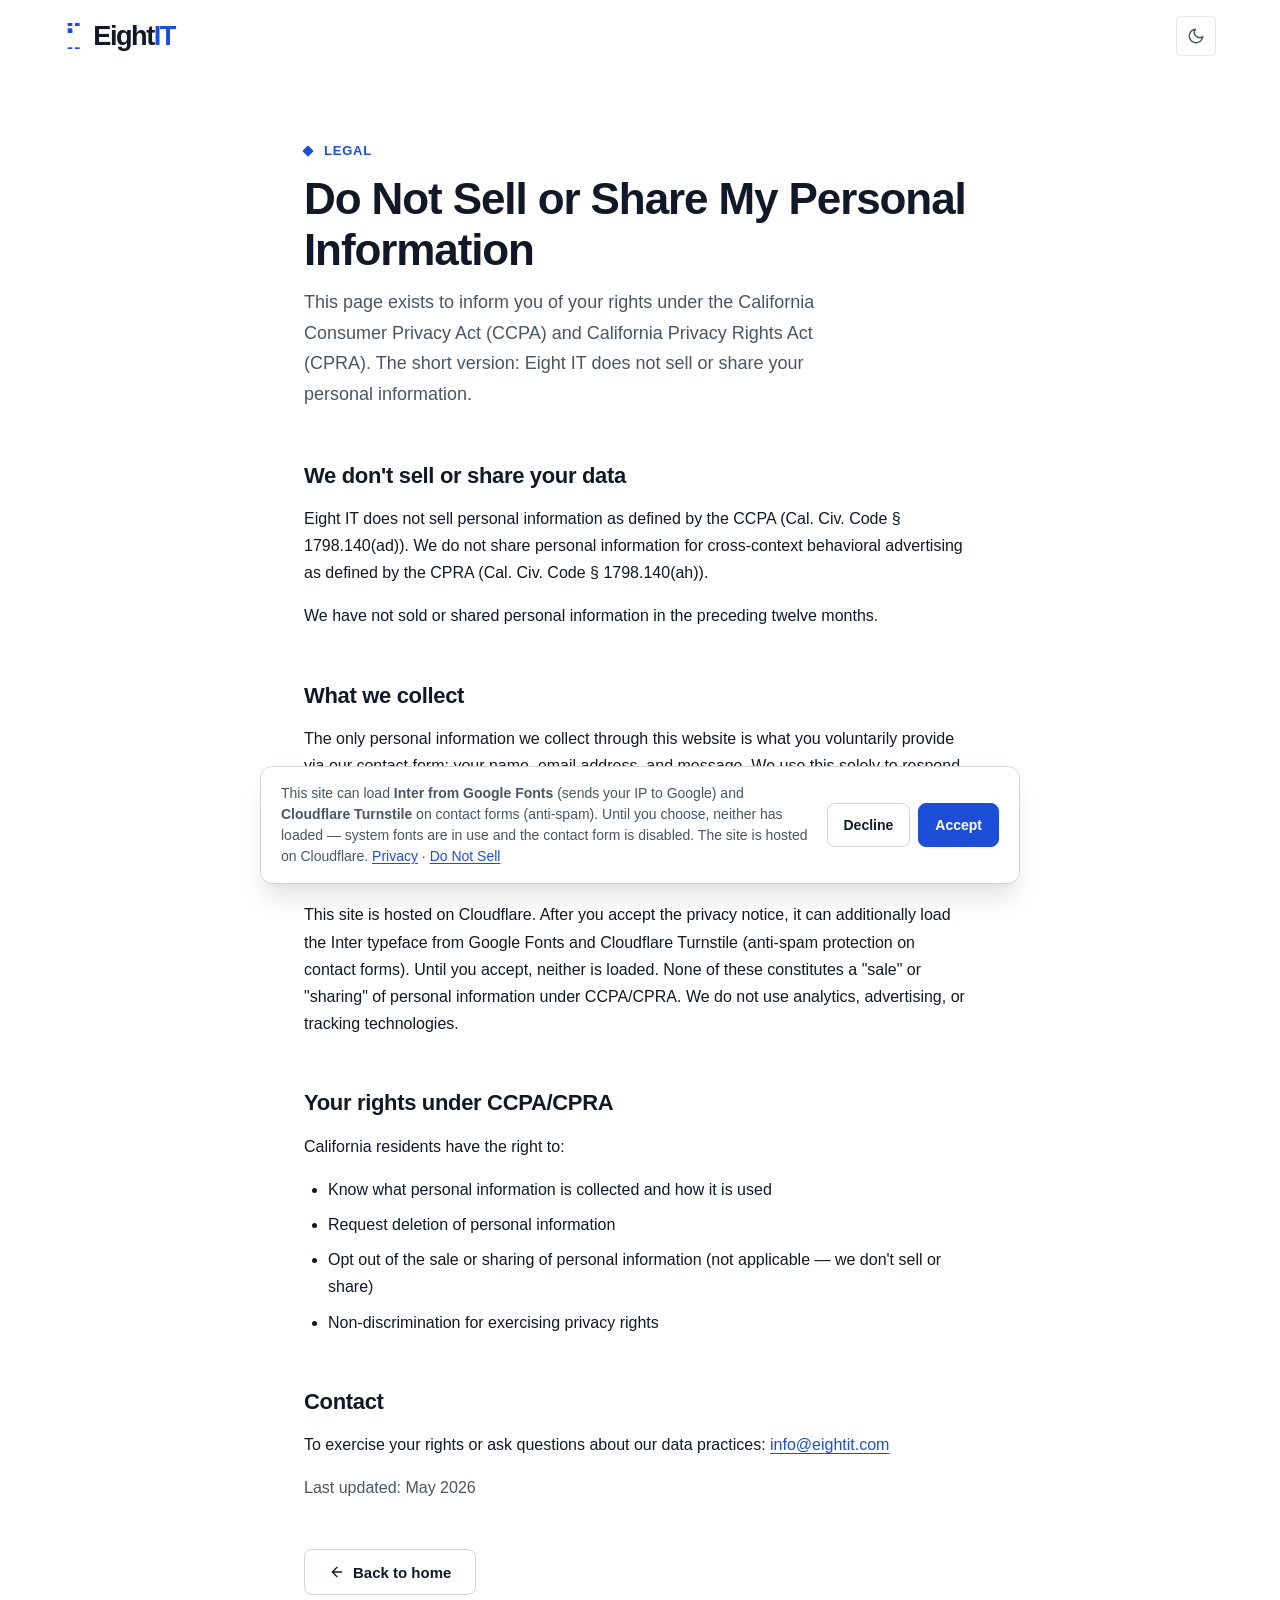
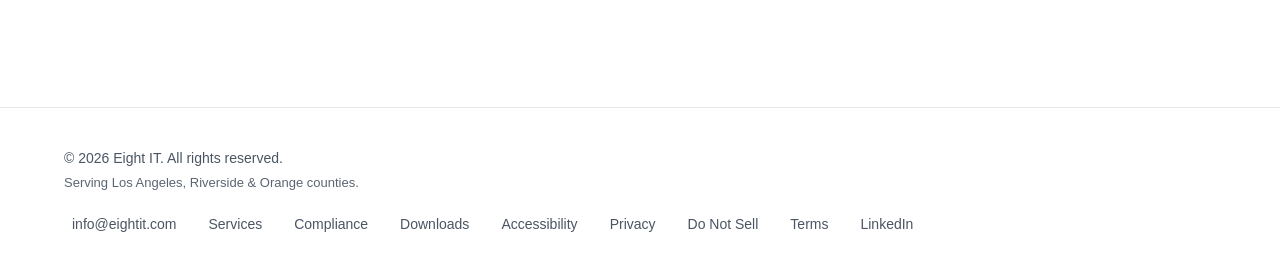
<file: do-not-sell.html>
<!DOCTYPE html>
<!--
                                        ███████╗██╗ ██████╗ ██╗  ██╗████████╗    ██╗████████╗
                                        ██╔════╝██║██╔════╝ ██║  ██║╚══██╔══╝    ██║╚══██╔══╝
                                        █████╗  ██║██║  ███╗███████║   ██║       ██║   ██║
                                        ██╔══╝  ██║██║   ██║██╔══██║   ██║       ██║   ██║
                                        ███████╗██║╚██████╔╝██║  ██║   ██║       ██║   ██║
                                        ╚══════╝╚═╝ ╚═════╝ ╚═╝  ╚═╝   ╚═╝       ╚═╝   ╚═╝

                                                  Designed & built by eightit.com
-->
<html lang="en">
<head>
  <meta charset="UTF-8">
  <meta name="viewport" content="width=device-width, initial-scale=1.0">
  <title>Do Not Sell or Share My Personal Information — Eight IT</title>
  <meta name="description" content="Eight IT does not sell or share your personal information. Learn about your rights under the California Consumer Privacy Act (CCPA/CPRA).">

  <link rel="canonical" href="https://eightit.com/do-not-sell">
  <link rel="icon" type="image/svg+xml" href="/favicon.svg">
  <link rel="apple-touch-icon" href="/apple-touch-icon.png">
  <meta name="theme-color" content="#ffffff" media="(prefers-color-scheme: light)">
  <meta name="theme-color" content="#0d1117" media="(prefers-color-scheme: dark)">

  <meta property="og:type" content="website">
  <meta property="og:title" content="Do Not Sell or Share My Personal Information — Eight IT">
  <meta property="og:description" content="Eight IT does not sell or share your personal information. Learn about your rights under the California Consumer Privacy Act (CCPA/CPRA).">
  <meta property="og:url" content="https://eightit.com/do-not-sell">
  <meta property="og:image" content="https://eightit.com/og-image.png">
  <meta property="og:image:width" content="1200">
  <meta property="og:image:height" content="630">
  <meta property="og:image:alt" content="Eight IT — Technology Consultants">
  <meta property="og:site_name" content="Eight IT">

  <script>
    (function() {
      try {
        var t = localStorage.getItem('theme');
        if (t === 'dark' || t === 'light') document.documentElement.setAttribute('data-theme', t);
      } catch(e) {}
    })();
  </script>

  <script>
    (function() {
      try {
        if (localStorage.getItem('consent') !== 'accept') return;
      } catch(e) { return; }
      var h = document.head, l;
      l = document.createElement('link'); l.rel = 'preconnect'; l.href = 'https://fonts.googleapis.com'; h.appendChild(l);
      l = document.createElement('link'); l.rel = 'preconnect'; l.href = 'https://fonts.gstatic.com'; l.crossOrigin = ''; h.appendChild(l);
      l = document.createElement('link'); l.rel = 'stylesheet'; l.href = 'https://fonts.googleapis.com/css2?family=Inter:wght@400;500;600;700;800&display=swap'; h.appendChild(l);
    })();
  </script>
  <link rel="stylesheet" href="/styles.css">
  <script src="/consent.js" defer></script>

  <script type="application/ld+json">
  {
    "@context": "https://schema.org",
    "@type": "WebPage",
    "name": "Do Not Sell or Share My Personal Information — Eight IT",
    "description": "Eight IT does not sell or share your personal information. Learn about your rights under the California Consumer Privacy Act (CCPA/CPRA).",
    "url": "https://eightit.com/do-not-sell",
    "isPartOf": {
      "@type": "WebSite",
      "name": "Eight IT",
      "url": "https://eightit.com/"
    },
    "publisher": {
      "@type": "ProfessionalService",
      "name": "Eight IT",
      "url": "https://eightit.com/"
    }
  }
  </script>

</head>
<body>

  <a class="skip-link" href="#main">Skip to main content</a>

  <header class="site-header" id="site-header">
    <div class="nav-inner">
      <a href="/" class="logo" aria-label="Eight IT home"><span class="logo-spinner" aria-hidden="true"><span class="strip"><span></span><span></span><span></span><span></span><span></span><span></span><span></span><span></span><span></span><span></span></span></span>Eight<span class="logo-it">IT</span></a>
      <div class="nav-actions">
        <button class="theme-toggle" id="theme-toggle" aria-label="Toggle dark mode" type="button">
          <svg class="icon-moon" width="18" height="18" viewBox="0 0 24 24" fill="none" stroke="currentColor" stroke-width="2" stroke-linecap="round" stroke-linejoin="round" aria-hidden="true" focusable="false"><path d="M21 12.79A9 9 0 1 1 11.21 3 7 7 0 0 0 21 12.79z"/></svg>
          <svg class="icon-sun" width="18" height="18" viewBox="0 0 24 24" fill="none" stroke="currentColor" stroke-width="2" stroke-linecap="round" stroke-linejoin="round" aria-hidden="true" focusable="false"><circle cx="12" cy="12" r="4"/><path d="M12 2v2M12 20v2M4.93 4.93l1.41 1.41M17.66 17.66l1.41 1.41M2 12h2M20 12h2M4.93 19.07l1.41-1.41M17.66 6.34l1.41-1.41"/></svg>
        </button>
      </div>
    </div>
  </header>

  <main id="main" class="container-prose prose" style="padding-block: var(--space-16) var(--space-24);">
    <p class="eyebrow" style="margin-bottom: var(--space-3);">Legal</p>
    <h1>Do Not Sell or Share My Personal Information</h1>
    <p class="lede">This page exists to inform you of your rights under the California Consumer Privacy Act (CCPA) and California Privacy Rights Act (CPRA). The short version: Eight IT does not sell or share your personal information.</p>

    <h2>We don't sell or share your data</h2>
    <p>Eight IT does not sell personal information as defined by the CCPA (Cal. Civ. Code &sect; 1798.140(ad)). We do not share personal information for cross-context behavioral advertising as defined by the CPRA (Cal. Civ. Code &sect; 1798.140(ah)).</p>
    <p>We have not sold or shared personal information in the preceding twelve months.</p>

    <h2>What we collect</h2>
    <p>The only personal information we collect through this website is what you voluntarily provide via our contact form: your name, email address, and message. We use this solely to respond to your inquiry. For full details on our data handling practices, see our <a href="/privacy">Privacy Policy</a>.</p>

    <h2>Third-party services</h2>
    <p>This site is hosted on Cloudflare. After you accept the privacy notice, it can additionally load the Inter typeface from Google Fonts and Cloudflare Turnstile (anti-spam protection on contact forms). Until you accept, neither is loaded. None of these constitutes a "sale" or "sharing" of personal information under CCPA/CPRA. We do not use analytics, advertising, or tracking technologies.</p>

    <h2>Your rights under CCPA/CPRA</h2>
    <p>California residents have the right to:</p>
    <ul>
      <li>Know what personal information is collected and how it is used</li>
      <li>Request deletion of personal information</li>
      <li>Opt out of the sale or sharing of personal information (not applicable — we don't sell or share)</li>
      <li>Non-discrimination for exercising privacy rights</li>
    </ul>

    <h2>Contact</h2>
    <p>To exercise your rights or ask questions about our data practices: <a href="mailto:info@eightit.com">info@eightit.com</a></p>

    <p class="muted">Last updated: May 2026</p>

    <p style="margin-top: var(--space-12);">
      <a href="/" class="btn btn-secondary">
        <svg width="16" height="16" viewBox="0 0 24 24" fill="none" stroke="currentColor" stroke-width="2" stroke-linecap="round" stroke-linejoin="round" aria-hidden="true" focusable="false"><path d="M19 12H5M12 19l-7-7 7-7"/></svg>
        Back to home
      </a>
    </p>
  </main>

  <footer class="site-footer">
    <div class="footer-inner">
      <div class="footer-meta">
        <span>&copy; <span class="year">2026</span> Eight IT. All rights reserved.</span>
        <span class="region">Serving Los Angeles, Riverside &amp; Orange counties.</span>
      </div>
      <div class="footer-links">
        <a href="mailto:info@eightit.com">info@eightit.com</a>
        <a href="/services">Services</a>
        <a href="/compliance">Compliance</a>
        <a href="/downloads">Downloads</a>
        <a href="/accessibility">Accessibility</a>
        <a href="/privacy">Privacy</a>
        <a href="/do-not-sell">Do Not Sell</a>
        <a href="/terms">Terms</a>
        <a href="https://www.linkedin.com/company/eight-it" target="_blank" rel="noopener noreferrer">LinkedIn<span class="sr-only"> (opens in a new tab)</span></a>
      </div>
    </div>
  </footer>

  <script>
    (function() {
      var themeToggle = document.getElementById('theme-toggle');
      if (!themeToggle) return;
      themeToggle.addEventListener('click', function() {
        var current = document.documentElement.getAttribute('data-theme');
        var prefersDark = window.matchMedia('(prefers-color-scheme: dark)').matches;
        var effective = current || (prefersDark ? 'dark' : 'light');
        var next = effective === 'dark' ? 'light' : 'dark';
        document.documentElement.classList.add('theme-transition');
        document.documentElement.setAttribute('data-theme', next);
        try { localStorage.setItem('theme', next); } catch(e) {}
        window.setTimeout(function() {
          document.documentElement.classList.remove('theme-transition');
        }, 300);
      });
    })();
  </script>
</body>
</html>
</file>
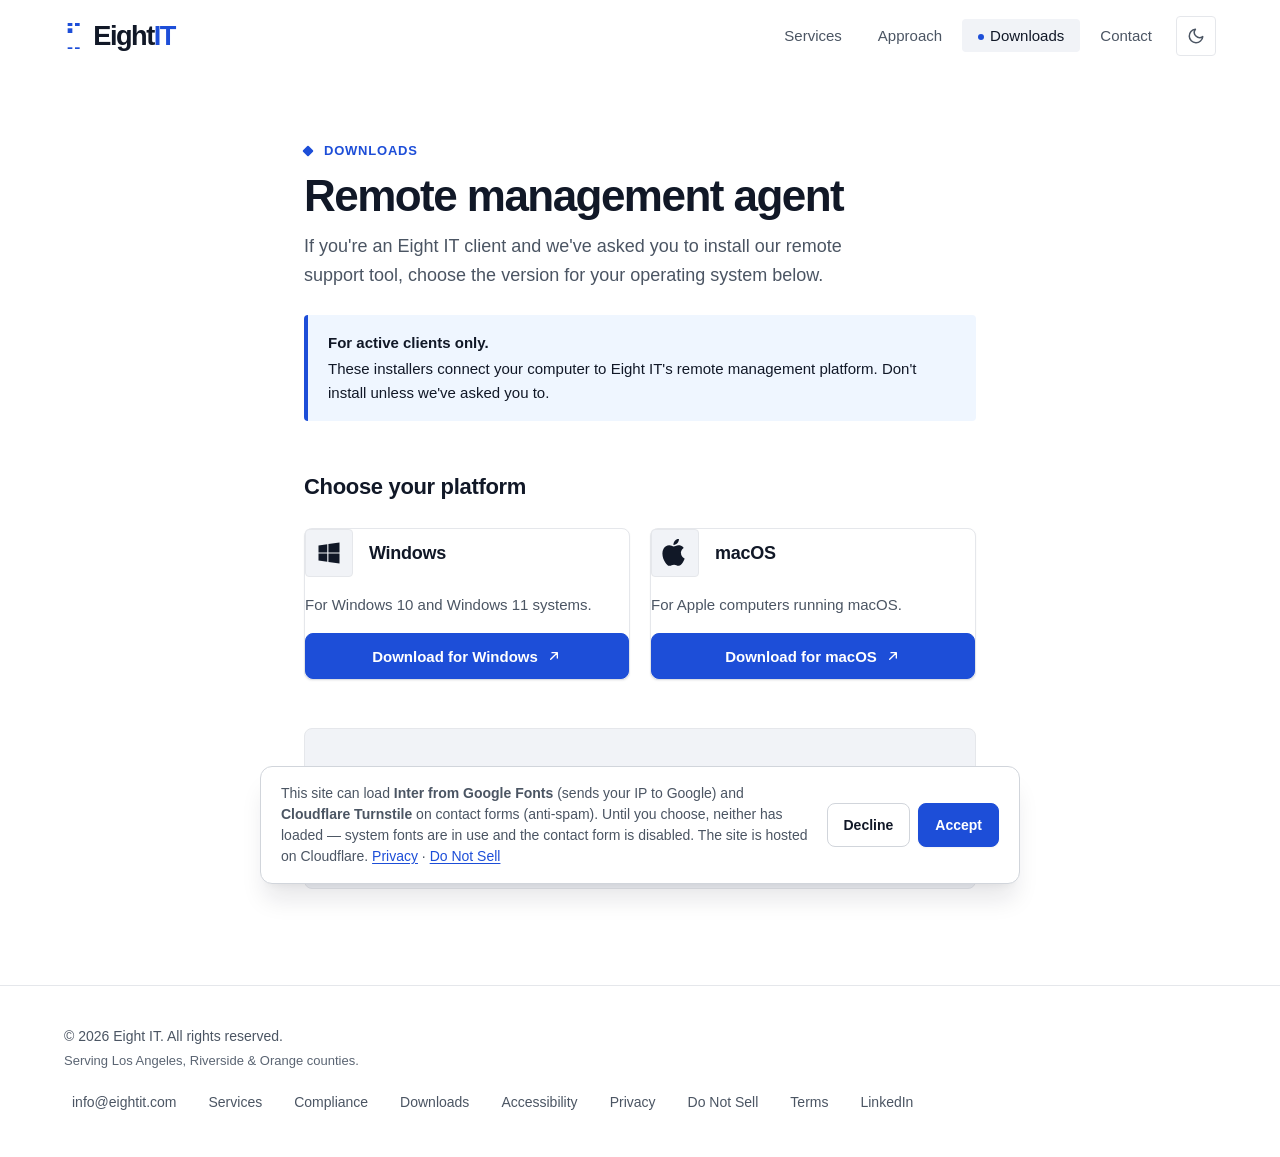
<file: downloads.html>
<!DOCTYPE html>
<!--
                                        ███████╗██╗ ██████╗ ██╗  ██╗████████╗    ██╗████████╗
                                        ██╔════╝██║██╔════╝ ██║  ██║╚══██╔══╝    ██║╚══██╔══╝
                                        █████╗  ██║██║  ███╗███████║   ██║       ██║   ██║
                                        ██╔══╝  ██║██║   ██║██╔══██║   ██║       ██║   ██║
                                        ███████╗██║╚██████╔╝██║  ██║   ██║       ██║   ██║
                                        ╚══════╝╚═╝ ╚═════╝ ╚═╝  ╚═╝   ╚═╝       ╚═╝   ╚═╝

                                                  Designed & built by eightit.com
-->
<html lang="en">
<head>
  <meta charset="UTF-8">
  <meta name="viewport" content="width=device-width, initial-scale=1.0">
  <title>Downloads — Eight IT</title>
  <meta name="description" content="Install the Eight IT remote management agent for Windows or macOS.">
  <meta name="robots" content="noindex">

  <link rel="canonical" href="https://eightit.com/downloads">
  <link rel="icon" type="image/svg+xml" href="/favicon.svg">
  <link rel="apple-touch-icon" href="/apple-touch-icon.png">
  <meta name="theme-color" content="#ffffff" media="(prefers-color-scheme: light)">
  <meta name="theme-color" content="#0d1117" media="(prefers-color-scheme: dark)">

  <meta property="og:type" content="website">
  <meta property="og:title" content="Downloads — Eight IT">
  <meta property="og:description" content="Install the Eight IT remote management agent for Windows or macOS.">
  <meta property="og:url" content="https://eightit.com/downloads">
  <meta property="og:image" content="https://eightit.com/og-image.png">
  <meta property="og:image:width" content="1200">
  <meta property="og:image:height" content="630">
  <meta property="og:image:alt" content="Eight IT — Technology Consultants">
  <meta property="og:site_name" content="Eight IT">

  <meta name="twitter:card" content="summary_large_image">
  <meta name="twitter:title" content="Downloads — Eight IT">
  <meta name="twitter:description" content="Install the Eight IT remote management agent for Windows or macOS.">
  <meta name="twitter:image" content="https://eightit.com/og-image.png">

  <script>
    (function() {
      try {
        var t = localStorage.getItem('theme');
        if (t === 'dark' || t === 'light') document.documentElement.setAttribute('data-theme', t);
      } catch(e) {}
    })();
  </script>

  <script>
    (function() {
      try {
        if (localStorage.getItem('consent') !== 'accept') return;
      } catch(e) { return; }
      var h = document.head, l;
      l = document.createElement('link'); l.rel = 'preconnect'; l.href = 'https://fonts.googleapis.com'; h.appendChild(l);
      l = document.createElement('link'); l.rel = 'preconnect'; l.href = 'https://fonts.gstatic.com'; l.crossOrigin = ''; h.appendChild(l);
      l = document.createElement('link'); l.rel = 'stylesheet'; l.href = 'https://fonts.googleapis.com/css2?family=Inter:wght@400;500;600;700;800&display=swap'; h.appendChild(l);
    })();
  </script>
  <link rel="stylesheet" href="/styles.css">
  <script src="/consent.js" defer></script>

  <script type="application/ld+json">
  {
    "@context": "https://schema.org",
    "@type": "WebPage",
    "name": "Downloads — Eight IT",
    "description": "Install the Eight IT remote management agent for Windows or macOS.",
    "url": "https://eightit.com/downloads",
    "isPartOf": {
      "@type": "WebSite",
      "name": "Eight IT",
      "url": "https://eightit.com/"
    },
    "publisher": {
      "@type": "ProfessionalService",
      "name": "Eight IT",
      "url": "https://eightit.com/"
    }
  }
  </script>

</head>
<body>

  <a class="skip-link" href="#main">Skip to main content</a>

  <header class="site-header" id="site-header">
    <div class="nav-inner">
      <a href="/" class="logo" aria-label="Eight IT home"><span class="logo-spinner" aria-hidden="true"><span class="strip"><span></span><span></span><span></span><span></span><span></span><span></span><span></span><span></span><span></span><span></span></span></span>Eight<span class="logo-it">IT</span></a>
      <div class="nav-actions">
        <nav class="nav-primary" id="primary-nav" aria-label="Primary">
          <ul class="nav-links">
            <li><a href="/#services">Services</a></li>
            <li><a href="/#approach">Approach</a></li>
            <li><a href="/downloads" aria-current="page">Downloads</a></li>
            <li><a href="/#contact">Contact</a></li>
          </ul>
        </nav>
        <button class="theme-toggle" id="theme-toggle" aria-label="Toggle dark mode" type="button">
          <svg class="icon-moon" width="18" height="18" viewBox="0 0 24 24" fill="none" stroke="currentColor" stroke-width="2" stroke-linecap="round" stroke-linejoin="round" aria-hidden="true" focusable="false"><path d="M21 12.79A9 9 0 1 1 11.21 3 7 7 0 0 0 21 12.79z"/></svg>
          <svg class="icon-sun" width="18" height="18" viewBox="0 0 24 24" fill="none" stroke="currentColor" stroke-width="2" stroke-linecap="round" stroke-linejoin="round" aria-hidden="true" focusable="false"><circle cx="12" cy="12" r="4"/><path d="M12 2v2M12 20v2M4.93 4.93l1.41 1.41M17.66 17.66l1.41 1.41M2 12h2M20 12h2M4.93 19.07l1.41-1.41M17.66 6.34l1.41-1.41"/></svg>
        </button>
        <button
          class="menu-toggle"
          aria-label="Open navigation menu"
          aria-expanded="false"
          aria-controls="primary-nav"
          id="menu-toggle"
          type="button">
          <svg width="22" height="22" viewBox="0 0 24 24" fill="none" stroke="currentColor" stroke-width="2" stroke-linecap="round" aria-hidden="true" focusable="false"><path d="M4 7h16M4 12h16M4 17h16"/></svg>
        </button>
      </div>
    </div>
  </header>

  <div class="scroll-progress" id="scroll-progress" aria-hidden="true"></div>

  <main id="main" class="container-prose" style="padding-block: var(--space-16) var(--space-24);">
    <p class="eyebrow" style="margin-bottom: var(--space-3);">Downloads</p>
    <h1 class="heading-display" style="font-size: clamp(2rem, 1.4rem + 2.5vw, 2.75rem); margin-bottom: var(--space-3);">Remote management agent</h1>
    <p class="lede">If you're an Eight IT client and we've asked you to install our remote support tool, choose the version for your operating system below.</p>

    <div class="notice" style="margin-top: var(--space-6);">
      <strong>For active clients only.</strong>
      These installers connect your computer to Eight IT's remote management platform. Don't install unless we've asked you to.
    </div>

    <h2 style="font-size: 1.375rem; font-weight: 700; letter-spacing: -0.015em; margin-top: var(--space-12); margin-bottom: var(--space-3);">Choose your platform</h2>

    <div class="download-grid">

      <article class="download-card">
        <div class="download-card-head">
          <div class="platform-icon" aria-hidden="true">
            <svg width="28" height="28" viewBox="0 0 24 24" fill="currentColor" focusable="false">
              <path d="M3 5.5L10.5 4.4v7.1H3V5.5zm0 13L10.5 19.6v-7.1H3v6zm8.5-14.2L21 3v8.5h-9.5V4.3zm0 15.4L21 21v-8.5h-9.5v7.2z"/>
            </svg>
          </div>
          <h3>Windows</h3>
        </div>
        <p>For Windows 10 and Windows 11 systems.</p>
        <a class="btn btn-primary"
           href="https://eightit-msp.itsm-us1.comodo.com/enroll/token/wizard/token/282be34e8caafb93e0e48a91635f49db"
           target="_blank"
           rel="noopener noreferrer">
          Download for Windows
          <span class="sr-only"> (opens enrollment in a new tab)</span>
          <svg class="arrow" width="16" height="16" viewBox="0 0 24 24" fill="none" stroke="currentColor" stroke-width="2" stroke-linecap="round" stroke-linejoin="round" aria-hidden="true" focusable="false">
            <path d="M7 17L17 7M9 7h8v8"/>
          </svg>
        </a>
      </article>

      <article class="download-card">
        <div class="download-card-head">
          <div class="platform-icon" aria-hidden="true">
            <svg width="28" height="28" viewBox="0 0 24 24" fill="currentColor" focusable="false">
              <path d="M17.05 12.04c-.03-2.93 2.39-4.34 2.5-4.41-1.36-1.99-3.48-2.27-4.24-2.3-1.81-.18-3.53 1.07-4.45 1.07-.92 0-2.34-1.04-3.85-1.01-1.98.03-3.81 1.15-4.83 2.92-2.06 3.57-.53 8.85 1.48 11.75.98 1.42 2.15 3.02 3.69 2.96 1.49-.06 2.05-.96 3.85-.96 1.79 0 2.3.96 3.87.93 1.6-.03 2.61-1.45 3.59-2.87 1.13-1.65 1.6-3.25 1.62-3.33-.04-.02-3.11-1.19-3.13-4.75zM14.16 3.46c.81-1 1.36-2.38 1.21-3.76-1.17.05-2.6.79-3.45 1.78-.75.87-1.41 2.28-1.24 3.62 1.31.1 2.66-.66 3.48-1.64z"/>
            </svg>
          </div>
          <h3>macOS</h3>
        </div>
        <p>For Apple computers running macOS.</p>
        <a class="btn btn-primary"
           href="https://eightit-msp.itsm-us1.comodo.com/enroll/token/wizard/token/ca46e047e431bae30c147beae365370d"
           target="_blank"
           rel="noopener noreferrer">
          Download for macOS
          <span class="sr-only"> (opens enrollment in a new tab)</span>
          <svg class="arrow" width="16" height="16" viewBox="0 0 24 24" fill="none" stroke="currentColor" stroke-width="2" stroke-linecap="round" stroke-linejoin="round" aria-hidden="true" focusable="false">
            <path d="M7 17L17 7M9 7h8v8"/>
          </svg>
        </a>
      </article>

    </div>

    <section class="help-block" aria-labelledby="help-heading">
      <h2 id="help-heading" style="font-size: 1.25rem; font-weight: 700;">Need help?</h2>
      <p>If the installer won't run, you're not sure which version you need, or something else isn't working, get in touch and we'll walk you through it: <a href="mailto:info@eightit.com">info@eightit.com</a>.</p>
    </section>

  </main>

  <footer class="site-footer">
    <div class="footer-inner">
      <div class="footer-meta">
        <span>&copy; <span class="year">2026</span> Eight IT. All rights reserved.</span>
        <span class="region">Serving Los Angeles, Riverside &amp; Orange counties.</span>
      </div>
      <div class="footer-links">
        <a href="mailto:info@eightit.com">info@eightit.com</a>
        <a href="/services">Services</a>
        <a href="/compliance">Compliance</a>
        <a href="/downloads">Downloads</a>
        <a href="/accessibility">Accessibility</a>
        <a href="/privacy">Privacy</a>
        <a href="/do-not-sell">Do Not Sell</a>
        <a href="/terms">Terms</a>
        <a href="https://www.linkedin.com/company/eight-it" target="_blank" rel="noopener noreferrer">LinkedIn<span class="sr-only"> (opens in a new tab)</span></a>
      </div>
    </div>
  </footer>

  <script>
    (function() {
      var toggle = document.getElementById('menu-toggle');
      var nav = document.getElementById('primary-nav');
      if (!toggle || !nav) return;
      var setOpen = function(open) {
        nav.classList.toggle('open', open);
        toggle.setAttribute('aria-expanded', String(open));
        toggle.setAttribute('aria-label', open ? 'Close navigation menu' : 'Open navigation menu');
      };
      toggle.addEventListener('click', function() { setOpen(!nav.classList.contains('open')); });
      nav.addEventListener('click', function(e) { if (e.target.tagName === 'A') setOpen(false); });
      document.addEventListener('keydown', function(e) {
        if (e.key === 'Escape' && nav.classList.contains('open')) { setOpen(false); toggle.focus(); }
      });

      var header = document.getElementById('site-header');
      var progress = document.getElementById('scroll-progress');
      var onScroll = function() {
        if (header) header.classList.toggle('scrolled', window.scrollY > 4);
        if (progress) {
          var docH = document.documentElement.scrollHeight - window.innerHeight;
          var ratio = docH > 0 ? Math.min(window.scrollY / docH, 1) : 0;
          progress.style.transform = 'scaleX(' + ratio + ')';
        }
      };
      window.addEventListener('scroll', onScroll, { passive: true });
      onScroll();

      var themeToggle = document.getElementById('theme-toggle');
      if (themeToggle) {
        themeToggle.addEventListener('click', function() {
          var current = document.documentElement.getAttribute('data-theme');
          var prefersDark = window.matchMedia('(prefers-color-scheme: dark)').matches;
          var effective = current || (prefersDark ? 'dark' : 'light');
          var next = effective === 'dark' ? 'light' : 'dark';
          document.documentElement.classList.add('theme-transition');
          document.documentElement.setAttribute('data-theme', next);
          try { localStorage.setItem('theme', next); } catch(e) {}
          window.setTimeout(function() {
            document.documentElement.classList.remove('theme-transition');
          }, 300);
        });
      }
    })();
  </script>
</body>
</html>
</file>
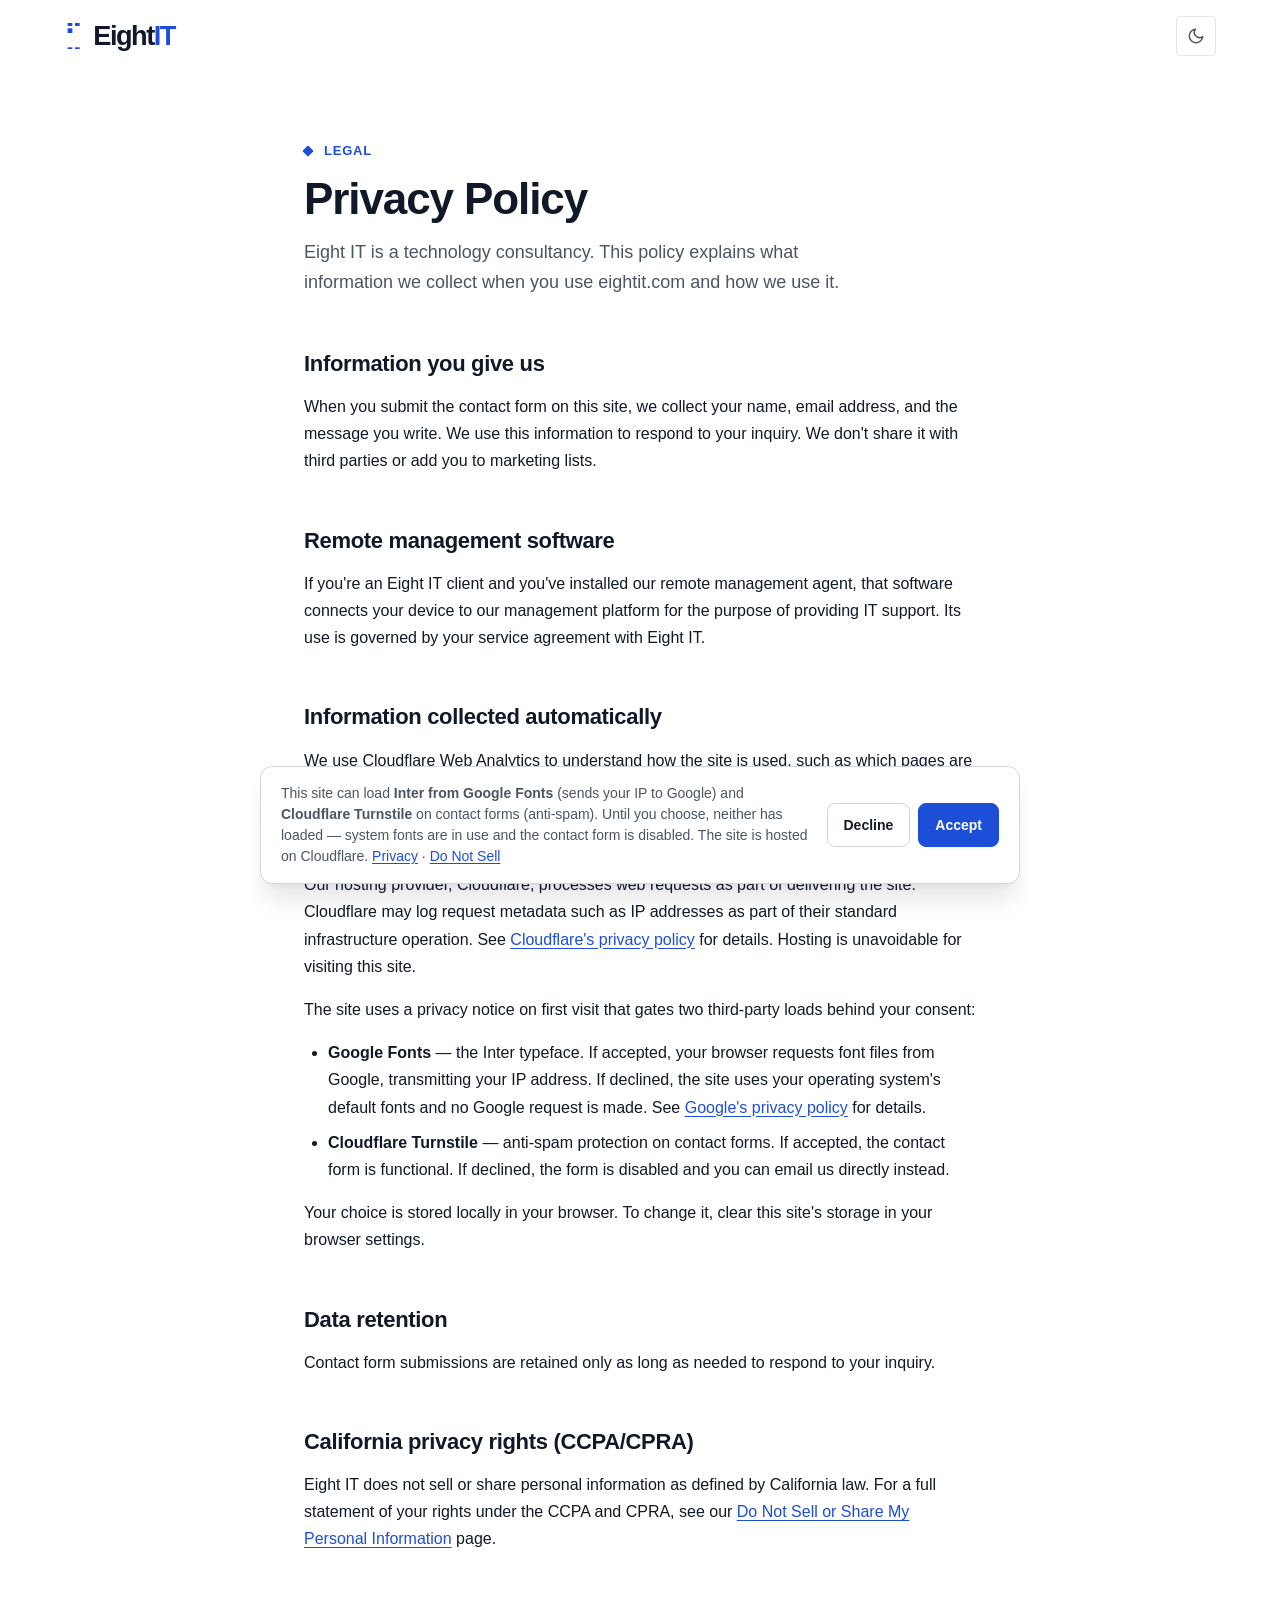
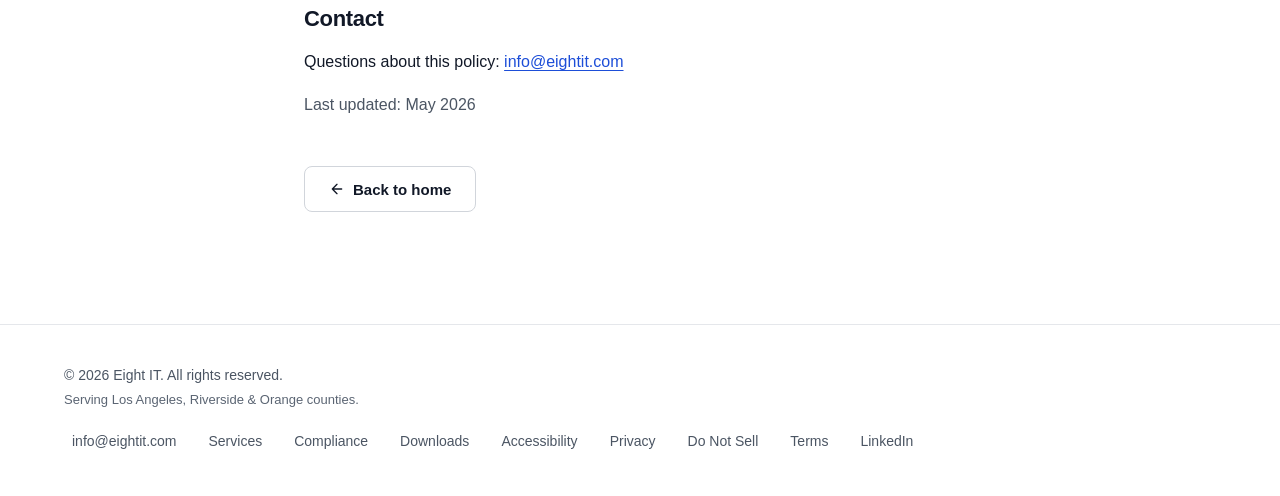
<file: privacy.html>
<!DOCTYPE html>
<!--
                                        ███████╗██╗ ██████╗ ██╗  ██╗████████╗    ██╗████████╗
                                        ██╔════╝██║██╔════╝ ██║  ██║╚══██╔══╝    ██║╚══██╔══╝
                                        █████╗  ██║██║  ███╗███████║   ██║       ██║   ██║
                                        ██╔══╝  ██║██║   ██║██╔══██║   ██║       ██║   ██║
                                        ███████╗██║╚██████╔╝██║  ██║   ██║       ██║   ██║
                                        ╚══════╝╚═╝ ╚═════╝ ╚═╝  ╚═╝   ╚═╝       ╚═╝   ╚═╝

                                                  Designed & built by eightit.com
-->
<html lang="en">
<head>
  <meta charset="UTF-8">
  <meta name="viewport" content="width=device-width, initial-scale=1.0">
  <title>Privacy Policy — Eight IT</title>
  <meta name="description" content="Eight IT's privacy policy — what information we collect when you use eightit.com and how we use it.">

  <link rel="canonical" href="https://eightit.com/privacy">
  <link rel="icon" type="image/svg+xml" href="/favicon.svg">
  <link rel="apple-touch-icon" href="/apple-touch-icon.png">
  <meta name="theme-color" content="#ffffff" media="(prefers-color-scheme: light)">
  <meta name="theme-color" content="#0d1117" media="(prefers-color-scheme: dark)">

  <meta property="og:type" content="website">
  <meta property="og:title" content="Privacy Policy — Eight IT">
  <meta property="og:description" content="Eight IT's privacy policy — what information we collect when you use eightit.com and how we use it.">
  <meta property="og:url" content="https://eightit.com/privacy">
  <meta property="og:image" content="https://eightit.com/og-image.png">
  <meta property="og:image:width" content="1200">
  <meta property="og:image:height" content="630">
  <meta property="og:image:alt" content="Eight IT — Technology Consultants">
  <meta property="og:site_name" content="Eight IT">

  <script>
    (function() {
      try {
        var t = localStorage.getItem('theme');
        if (t === 'dark' || t === 'light') document.documentElement.setAttribute('data-theme', t);
      } catch(e) {}
    })();
  </script>

  <script>
    (function() {
      try {
        if (localStorage.getItem('consent') !== 'accept') return;
      } catch(e) { return; }
      var h = document.head, l;
      l = document.createElement('link'); l.rel = 'preconnect'; l.href = 'https://fonts.googleapis.com'; h.appendChild(l);
      l = document.createElement('link'); l.rel = 'preconnect'; l.href = 'https://fonts.gstatic.com'; l.crossOrigin = ''; h.appendChild(l);
      l = document.createElement('link'); l.rel = 'stylesheet'; l.href = 'https://fonts.googleapis.com/css2?family=Inter:wght@400;500;600;700;800&display=swap'; h.appendChild(l);
    })();
  </script>
  <link rel="stylesheet" href="/styles.css">
  <script src="/consent.js" defer></script>

  <script type="application/ld+json">
  {
    "@context": "https://schema.org",
    "@type": "WebPage",
    "name": "Privacy Policy — Eight IT",
    "description": "Eight IT's privacy policy — what information we collect when you use eightit.com and how we use it.",
    "url": "https://eightit.com/privacy",
    "isPartOf": {
      "@type": "WebSite",
      "name": "Eight IT",
      "url": "https://eightit.com/"
    },
    "publisher": {
      "@type": "ProfessionalService",
      "name": "Eight IT",
      "url": "https://eightit.com/"
    }
  }
  </script>

</head>
<body>

  <a class="skip-link" href="#main">Skip to main content</a>

  <header class="site-header" id="site-header">
    <div class="nav-inner">
      <a href="/" class="logo" aria-label="Eight IT home"><span class="logo-spinner" aria-hidden="true"><span class="strip"><span></span><span></span><span></span><span></span><span></span><span></span><span></span><span></span><span></span><span></span></span></span>Eight<span class="logo-it">IT</span></a>
      <div class="nav-actions">
        <button class="theme-toggle" id="theme-toggle" aria-label="Toggle dark mode" type="button">
          <svg class="icon-moon" width="18" height="18" viewBox="0 0 24 24" fill="none" stroke="currentColor" stroke-width="2" stroke-linecap="round" stroke-linejoin="round" aria-hidden="true" focusable="false"><path d="M21 12.79A9 9 0 1 1 11.21 3 7 7 0 0 0 21 12.79z"/></svg>
          <svg class="icon-sun" width="18" height="18" viewBox="0 0 24 24" fill="none" stroke="currentColor" stroke-width="2" stroke-linecap="round" stroke-linejoin="round" aria-hidden="true" focusable="false"><circle cx="12" cy="12" r="4"/><path d="M12 2v2M12 20v2M4.93 4.93l1.41 1.41M17.66 17.66l1.41 1.41M2 12h2M20 12h2M4.93 19.07l1.41-1.41M17.66 6.34l1.41-1.41"/></svg>
        </button>
      </div>
    </div>
  </header>

  <main id="main" class="container-prose prose" style="padding-block: var(--space-16) var(--space-24);">
    <p class="eyebrow" style="margin-bottom: var(--space-3);">Legal</p>
    <h1>Privacy Policy</h1>
    <p class="lede">Eight IT is a technology consultancy. This policy explains what information we collect when you use eightit.com and how we use it.</p>

    <h2>Information you give us</h2>
    <p>When you submit the contact form on this site, we collect your name, email address, and the message you write. We use this information to respond to your inquiry. We don't share it with third parties or add you to marketing lists.</p>

    <h2>Remote management software</h2>
    <p>If you're an Eight IT client and you've installed our remote management agent, that software connects your device to our management platform for the purpose of providing IT support. Its use is governed by your service agreement with Eight IT.</p>

    <h2>Information collected automatically</h2>
    <p>We use Cloudflare Web Analytics to understand how the site is used, such as which pages are visited. It is cookieless: it sets no cookies, does not track you across other websites, and does not collect any information that identifies you personally. We use no other analytics, and no advertising trackers.</p>
    <p>Our hosting provider, Cloudflare, processes web requests as part of delivering the site. Cloudflare may log request metadata such as IP addresses as part of their standard infrastructure operation. See <a href="https://www.cloudflare.com/privacypolicy/" rel="noopener">Cloudflare's privacy policy</a> for details. Hosting is unavoidable for visiting this site.</p>
    <p>The site uses a privacy notice on first visit that gates two third-party loads behind your consent:</p>
    <ul>
      <li><strong>Google Fonts</strong> — the Inter typeface. If accepted, your browser requests font files from Google, transmitting your IP address. If declined, the site uses your operating system's default fonts and no Google request is made. See <a href="https://policies.google.com/privacy" rel="noopener">Google's privacy policy</a> for details.</li>
      <li><strong>Cloudflare Turnstile</strong> — anti-spam protection on contact forms. If accepted, the contact form is functional. If declined, the form is disabled and you can email us directly instead.</li>
    </ul>
    <p>Your choice is stored locally in your browser. To change it, clear this site's storage in your browser settings.</p>

    <h2>Data retention</h2>
    <p>Contact form submissions are retained only as long as needed to respond to your inquiry.</p>

    <h2>California privacy rights (CCPA/CPRA)</h2>
    <p>Eight IT does not sell or share personal information as defined by California law. For a full statement of your rights under the CCPA and CPRA, see our <a href="/do-not-sell">Do Not Sell or Share My Personal Information</a> page.</p>

    <h2>Contact</h2>
    <p>Questions about this policy: <a href="mailto:info@eightit.com">info@eightit.com</a></p>

    <p class="muted">Last updated: May 2026</p>

    <p style="margin-top: var(--space-12);">
      <a href="/" class="btn btn-secondary">
        <svg width="16" height="16" viewBox="0 0 24 24" fill="none" stroke="currentColor" stroke-width="2" stroke-linecap="round" stroke-linejoin="round" aria-hidden="true" focusable="false"><path d="M19 12H5M12 19l-7-7 7-7"/></svg>
        Back to home
      </a>
    </p>
  </main>

  <footer class="site-footer">
    <div class="footer-inner">
      <div class="footer-meta">
        <span>&copy; <span class="year">2026</span> Eight IT. All rights reserved.</span>
        <span class="region">Serving Los Angeles, Riverside &amp; Orange counties.</span>
      </div>
      <div class="footer-links">
        <a href="mailto:info@eightit.com">info@eightit.com</a>
        <a href="/services">Services</a>
        <a href="/compliance">Compliance</a>
        <a href="/downloads">Downloads</a>
        <a href="/accessibility">Accessibility</a>
        <a href="/privacy">Privacy</a>
        <a href="/do-not-sell">Do Not Sell</a>
        <a href="/terms">Terms</a>
        <a href="https://www.linkedin.com/company/eight-it" target="_blank" rel="noopener noreferrer">LinkedIn<span class="sr-only"> (opens in a new tab)</span></a>
      </div>
    </div>
  </footer>

  <script>
    (function() {
      var themeToggle = document.getElementById('theme-toggle');
      if (!themeToggle) return;
      themeToggle.addEventListener('click', function() {
        var current = document.documentElement.getAttribute('data-theme');
        var prefersDark = window.matchMedia('(prefers-color-scheme: dark)').matches;
        var effective = current || (prefersDark ? 'dark' : 'light');
        var next = effective === 'dark' ? 'light' : 'dark';
        document.documentElement.classList.add('theme-transition');
        document.documentElement.setAttribute('data-theme', next);
        try { localStorage.setItem('theme', next); } catch(e) {}
        window.setTimeout(function() {
          document.documentElement.classList.remove('theme-transition');
        }, 300);
      });
    })();
  </script>
</body>
</html>
</file>
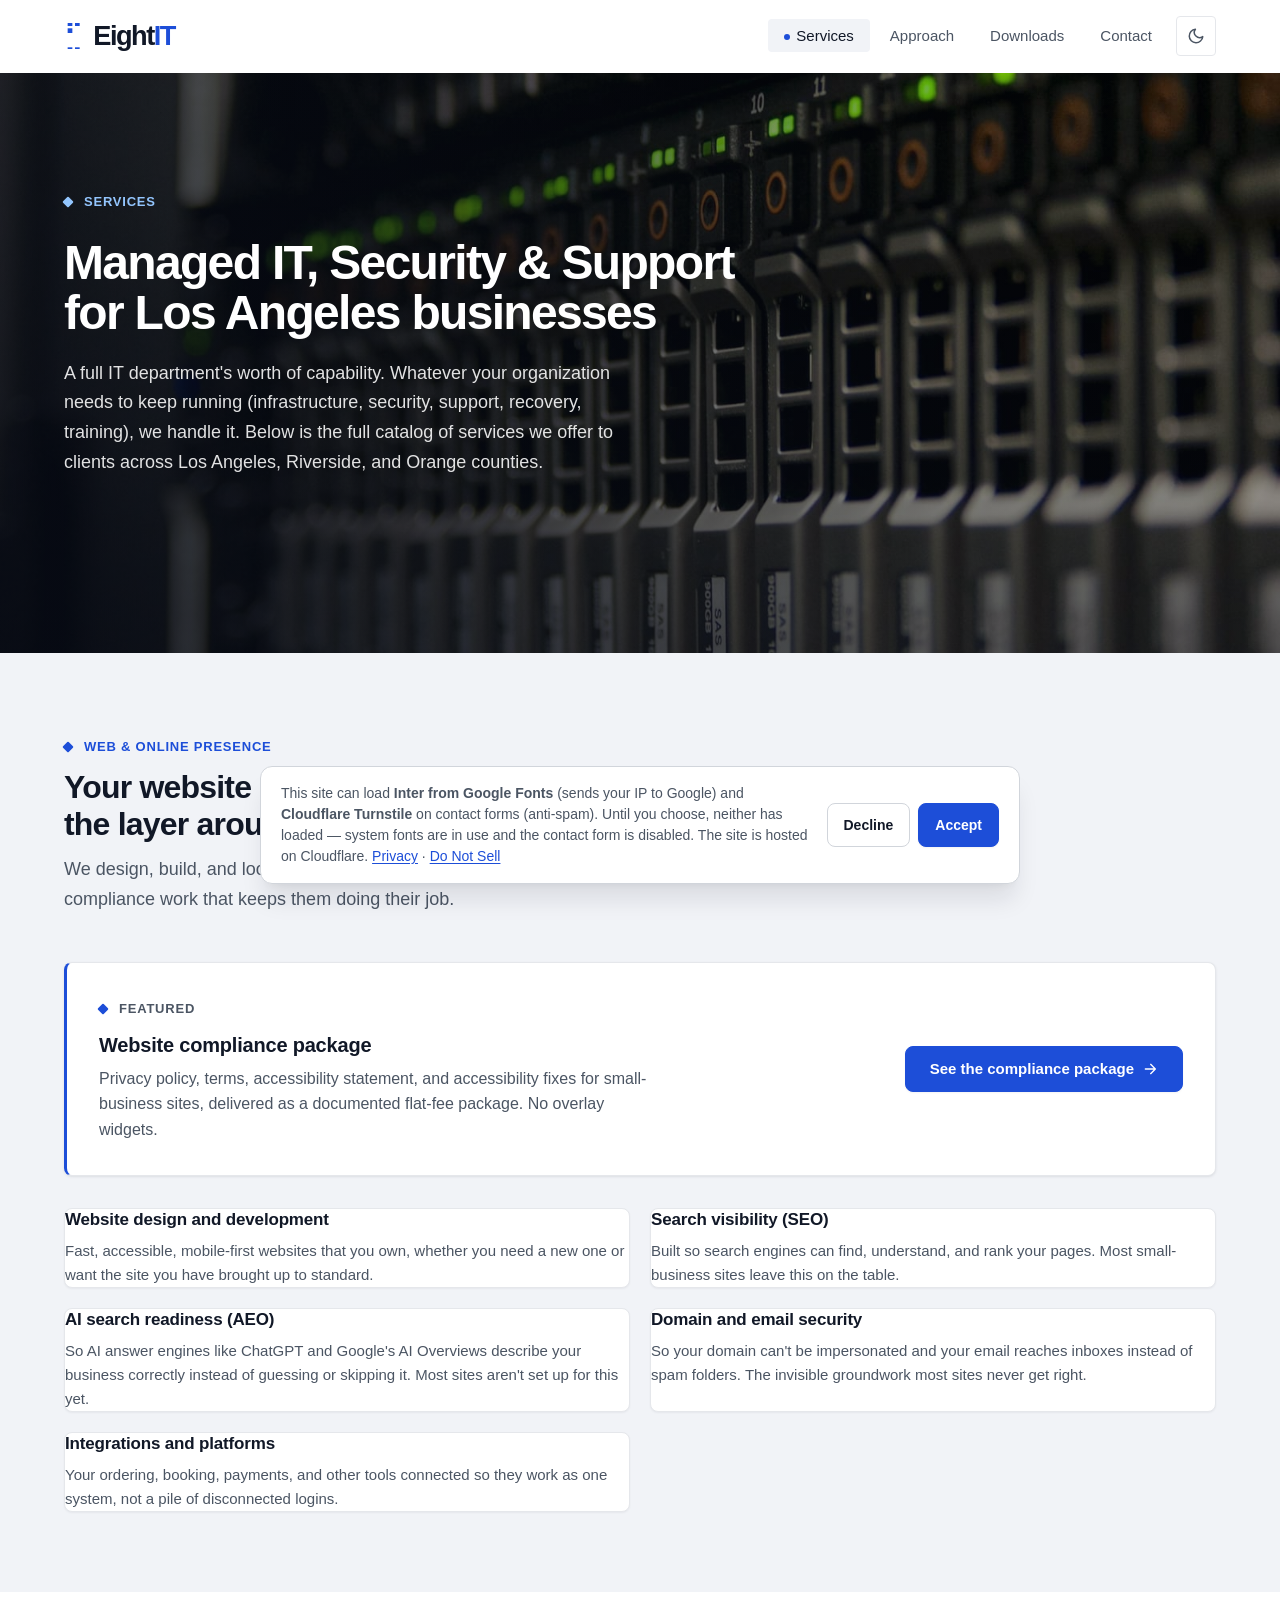
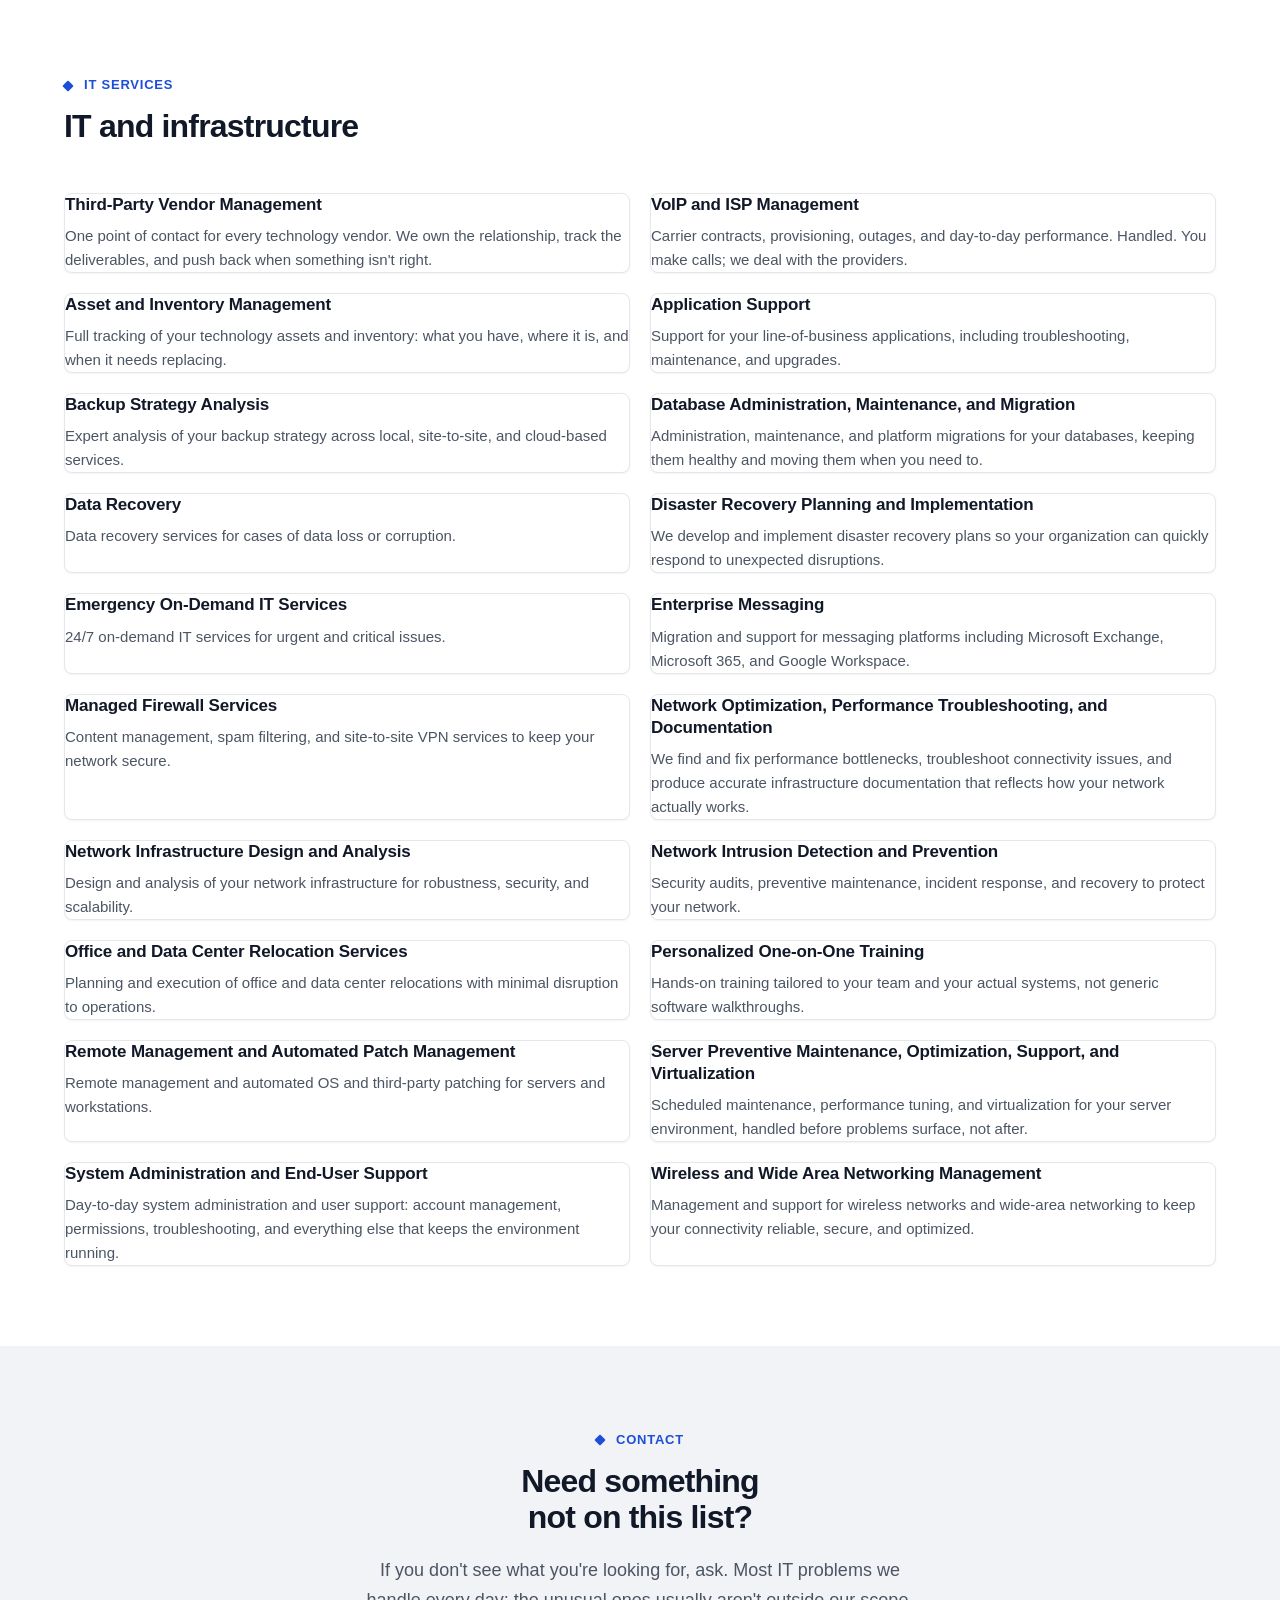
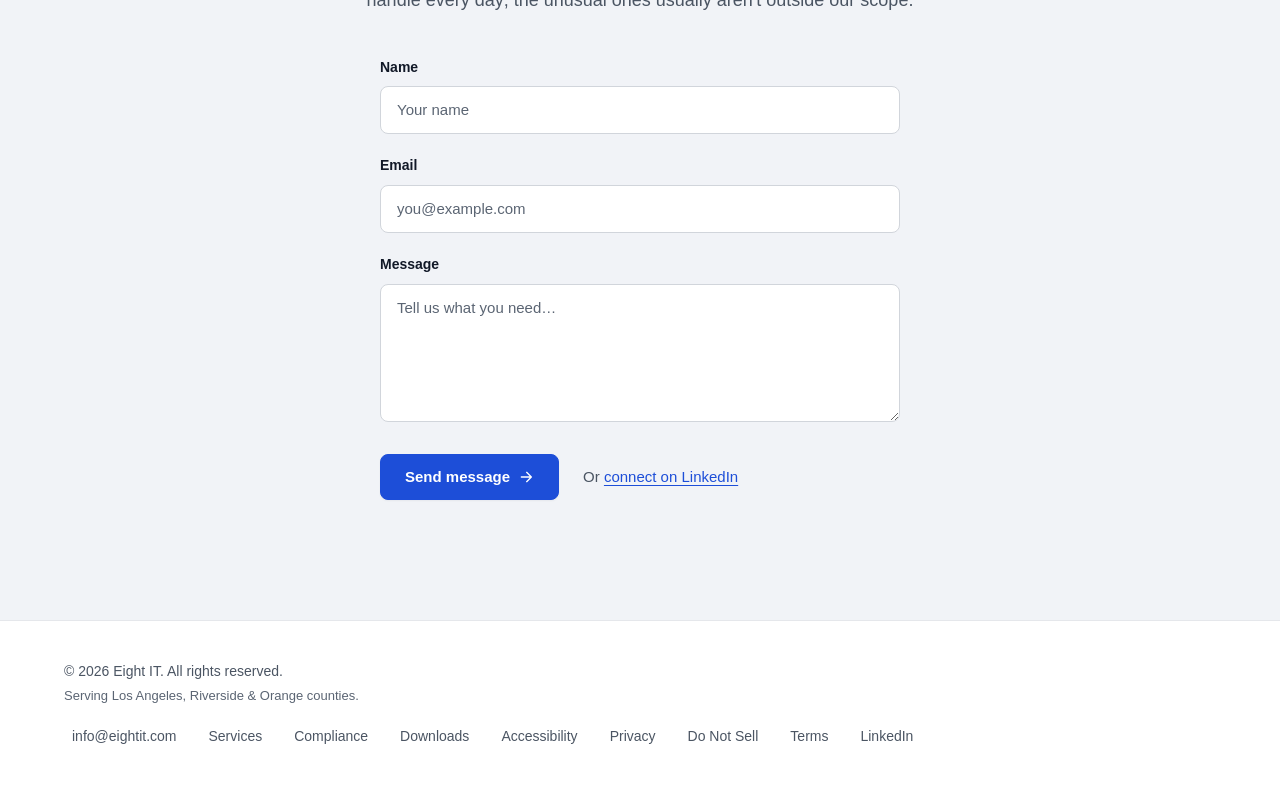
<file: services.html>
<!DOCTYPE html>
<!--
                                        ███████╗██╗ ██████╗ ██╗  ██╗████████╗    ██╗████████╗
                                        ██╔════╝██║██╔════╝ ██║  ██║╚══██╔══╝    ██║╚══██╔══╝
                                        █████╗  ██║██║  ███╗███████║   ██║       ██║   ██║
                                        ██╔══╝  ██║██║   ██║██╔══██║   ██║       ██║   ██║
                                        ███████╗██║╚██████╔╝██║  ██║   ██║       ██║   ██║
                                        ╚══════╝╚═╝ ╚═════╝ ╚═╝  ╚═╝   ╚═╝       ╚═╝   ╚═╝

                                                  Designed & built by eightit.com
-->
<html lang="en">
<head>
  <meta charset="UTF-8">
  <meta name="viewport" content="width=device-width, initial-scale=1.0">
  <title>Managed IT, Security & Support in Los Angeles | Eight IT</title>
  <meta name="description" content="Eight IT's full service catalog: managed IT consulting, security, network infrastructure, backup, disaster recovery, VoIP, and on-demand support across Los Angeles, Riverside, and Orange counties.">

  <link rel="canonical" href="https://eightit.com/services">
  <link rel="icon" type="image/svg+xml" href="/favicon.svg">
  <link rel="apple-touch-icon" href="/apple-touch-icon.png">
  <meta name="theme-color" content="#ffffff" media="(prefers-color-scheme: light)">
  <meta name="theme-color" content="#0d1117" media="(prefers-color-scheme: dark)">

  <script>
    (function() {
      try {
        var t = localStorage.getItem('theme');
        if (t === 'dark' || t === 'light') document.documentElement.setAttribute('data-theme', t);
      } catch(e) {}
    })();
  </script>

  <meta property="og:type" content="website">
  <meta property="og:title" content="Managed IT, Security & Support in Los Angeles | Eight IT">
  <meta property="og:description" content="Full service catalog: managed IT, security, networking, backup, disaster recovery, VoIP, and on-demand support across Los Angeles, Riverside, and Orange counties.">
  <meta property="og:url" content="https://eightit.com/services">
  <meta property="og:image" content="https://eightit.com/og-image.png">
  <meta property="og:image:width" content="1200">
  <meta property="og:image:height" content="630">
  <meta property="og:image:alt" content="Eight IT — managed IT for Los Angeles businesses">
  <meta property="og:site_name" content="Eight IT">

  <meta name="twitter:card" content="summary_large_image">
  <meta name="twitter:title" content="Managed IT, Security & Support in Los Angeles | Eight IT">
  <meta name="twitter:description" content="Full service catalog: managed IT, security, networking, backup, disaster recovery, VoIP, and on-demand support across Los Angeles, Riverside, and Orange counties.">
  <meta name="twitter:image" content="https://eightit.com/og-image.png">

  <script>
    (function() {
      try {
        if (localStorage.getItem('consent') !== 'accept') return;
      } catch(e) { return; }
      var h = document.head, l;
      l = document.createElement('link'); l.rel = 'preconnect'; l.href = 'https://fonts.googleapis.com'; h.appendChild(l);
      l = document.createElement('link'); l.rel = 'preconnect'; l.href = 'https://fonts.gstatic.com'; l.crossOrigin = ''; h.appendChild(l);
      l = document.createElement('link'); l.rel = 'stylesheet'; l.href = 'https://fonts.googleapis.com/css2?family=Inter:wght@400;500;600;700;800&display=swap'; h.appendChild(l);
    })();
  </script>
  <link rel="preload" as="image" href="/images/hero-rack.jpg" fetchpriority="high">
  <link rel="stylesheet" href="/styles.css">
  <script src="/consent.js" defer></script>

  <script type="application/ld+json">
  {
    "@context": "https://schema.org",
    "@type": "ItemList",
    "name": "Eight IT — Services",
    "itemListElement": [
      { "@type": "Service", "position": 1, "name": "Third-Party Vendor Management" },
      { "@type": "Service", "position": 2, "name": "VoIP and ISP Management" },
      { "@type": "Service", "position": 3, "name": "Asset and Inventory Management" },
      { "@type": "Service", "position": 4, "name": "Application Support" },
      { "@type": "Service", "position": 5, "name": "Backup Strategy Analysis" },
      { "@type": "Service", "position": 6, "name": "Database Administration, Maintenance, and Migration" },
      { "@type": "Service", "position": 7, "name": "Data Recovery" },
      { "@type": "Service", "position": 8, "name": "Disaster Recovery Planning and Implementation" },
      { "@type": "Service", "position": 9, "name": "Emergency On-Demand IT Services" },
      { "@type": "Service", "position": 10, "name": "Enterprise Messaging" },
      { "@type": "Service", "position": 11, "name": "Managed Firewall Services" },
      { "@type": "Service", "position": 12, "name": "Network Optimization, Performance Troubleshooting, and Documentation" },
      { "@type": "Service", "position": 13, "name": "Network Infrastructure Design and Analysis" },
      { "@type": "Service", "position": 14, "name": "Network Intrusion Detection and Prevention" },
      { "@type": "Service", "position": 15, "name": "Office and Data Center Relocation Services" },
      { "@type": "Service", "position": 16, "name": "Personalized One-on-One Training" },
      { "@type": "Service", "position": 17, "name": "Remote Management and Automated Patch Management" },
      { "@type": "Service", "position": 18, "name": "Server Preventive Maintenance, Optimization, Support, and Virtualization" },
      { "@type": "Service", "position": 19, "name": "System Administration and End-User Support" },
      { "@type": "Service", "position": 20, "name": "Wireless and Wide Area Networking Management" },
      { "@type": "Service", "position": 21, "name": "Website Design and Development" },
      { "@type": "Service", "position": 22, "name": "Website Compliance Package" },
      { "@type": "Service", "position": 23, "name": "Search Engine Optimization (SEO)" },
      { "@type": "Service", "position": 24, "name": "AI Search Readiness (AEO)" },
      { "@type": "Service", "position": 25, "name": "Domain and Email Security" },
      { "@type": "Service", "position": 26, "name": "Integrations and Platform Connections" }
    ]
  }
  </script>
</head>
<body>

  <a class="skip-link" href="#main">Skip to main content</a>

  <header class="site-header" id="site-header">
    <div class="nav-inner">
      <a href="/" class="logo" aria-label="Eight IT home"><span class="logo-spinner" aria-hidden="true"><span class="strip"><span></span><span></span><span></span><span></span><span></span><span></span><span></span><span></span><span></span><span></span></span></span>Eight<span class="logo-it">IT</span></a>
      <div class="nav-actions">
        <nav class="nav-primary" id="primary-nav" aria-label="Primary">
          <ul class="nav-links">
            <li><a href="/services" aria-current="page">Services</a></li>
            <li><a href="/#approach">Approach</a></li>
            <li><a href="/downloads">Downloads</a></li>
            <li><a href="/#contact">Contact</a></li>
          </ul>
        </nav>
        <button class="theme-toggle" id="theme-toggle" aria-label="Toggle dark mode" type="button">
          <svg class="icon-moon" width="18" height="18" viewBox="0 0 24 24" fill="none" stroke="currentColor" stroke-width="2" stroke-linecap="round" stroke-linejoin="round" aria-hidden="true" focusable="false"><path d="M21 12.79A9 9 0 1 1 11.21 3 7 7 0 0 0 21 12.79z"/></svg>
          <svg class="icon-sun" width="18" height="18" viewBox="0 0 24 24" fill="none" stroke="currentColor" stroke-width="2" stroke-linecap="round" stroke-linejoin="round" aria-hidden="true" focusable="false"><circle cx="12" cy="12" r="4"/><path d="M12 2v2M12 20v2M4.93 4.93l1.41 1.41M17.66 17.66l1.41 1.41M2 12h2M20 12h2M4.93 19.07l1.41-1.41M17.66 6.34l1.41-1.41"/></svg>
        </button>
        <button
          class="menu-toggle"
          aria-label="Open navigation menu"
          aria-expanded="false"
          aria-controls="primary-nav"
          id="menu-toggle"
          type="button">
          <svg width="22" height="22" viewBox="0 0 24 24" fill="none" stroke="currentColor" stroke-width="2" stroke-linecap="round" aria-hidden="true" focusable="false"><path d="M4 7h16M4 12h16M4 17h16"/></svg>
        </button>
      </div>
    </div>
  </header>

  <div class="scroll-progress" id="scroll-progress" aria-hidden="true"></div>

  <main id="main">

    <section class="hero" aria-labelledby="services-heading" style="background-image: url('/images/hero-rack.jpg');">
      <div class="container">
        <div class="hero-content" style="max-width: 720px;">
          <p class="eyebrow">Services</p>
          <h1 class="heading-display" id="services-heading" style="font-size: clamp(2rem, 1.4rem + 2.5vw, 3rem);">Managed IT, Security &amp; Support<br>for Los&nbsp;Angeles businesses</h1>
          <p class="lede">A full IT department's worth of capability. Whatever your organization needs to keep running (infrastructure, security, support, recovery, training), we handle it. Below is the full catalog of services we offer to clients across Los Angeles, Riverside, and Orange counties.</p>
        </div>
      </div>
    </section>

    <section class="section-tinted" aria-labelledby="web-heading">
      <div class="container">
        <div class="section-head">
          <p class="eyebrow">Web &amp; online presence</p>
          <h2 class="heading-section" id="web-heading">Your website and the layer around it</h2>
          <p class="lede" style="max-width: 760px;">We design, build, and look after small-business websites, along with the search, security, and compliance work that keeps them doing their job.</p>
        </div>

        <article class="service-feature">
          <div>
            <p class="eyebrow">Featured</p>
            <h3>Website compliance package</h3>
            <p>Privacy policy, terms, accessibility statement, and accessibility fixes for small-business sites, delivered as a documented flat-fee package. No overlay widgets.</p>
          </div>
          <a class="btn btn-primary" href="/compliance">See the compliance package <svg class="arrow" width="16" height="16" viewBox="0 0 24 24" fill="none" stroke="currentColor" stroke-width="2" stroke-linecap="round" stroke-linejoin="round" aria-hidden="true" focusable="false"><path d="M5 12h14M13 5l7 7-7 7"/></svg></a>
        </article>

        <div class="services-list">

          <article class="service-item">
            <h3>Website design and development</h3>
            <p>Fast, accessible, mobile-first websites that you own, whether you need a new one or want the site you have brought up to standard.</p>
          </article>

          <article class="service-item">
            <h3>Search visibility (SEO)</h3>
            <p>Built so search engines can find, understand, and rank your pages. Most small-business sites leave this on the table.</p>
          </article>

          <article class="service-item">
            <h3>AI search readiness (AEO)</h3>
            <p>So AI answer engines like ChatGPT and Google's AI Overviews describe your business correctly instead of guessing or skipping it. Most sites aren't set up for this yet.</p>
          </article>

          <article class="service-item">
            <h3>Domain and email security</h3>
            <p>So your domain can't be impersonated and your email reaches inboxes instead of spam folders. The invisible groundwork most sites never get right.</p>
          </article>

          <article class="service-item">
            <h3>Integrations and platforms</h3>
            <p>Your ordering, booking, payments, and other tools connected so they work as one system, not a pile of disconnected logins.</p>
          </article>

        </div>
      </div>
    </section>

    <section aria-labelledby="catalog-heading">
      <div class="container">
        <div class="section-head">
          <p class="eyebrow">IT services</p>
          <h2 class="heading-section" id="catalog-heading">IT and infrastructure</h2>
        </div>
        <div class="services-list">

          <article class="service-item">
            <h3>Third-Party Vendor Management</h3>
            <p>One point of contact for every technology vendor. We own the relationship, track the deliverables, and push back when something isn't right.</p>
          </article>

          <article class="service-item">
            <h3>VoIP and ISP Management</h3>
            <p>Carrier contracts, provisioning, outages, and day-to-day performance. Handled. You make calls; we deal with the providers.</p>
          </article>

          <article class="service-item">
            <h3>Asset and Inventory Management</h3>
            <p>Full tracking of your technology assets and inventory: what you have, where it is, and when it needs replacing.</p>
          </article>

          <article class="service-item">
            <h3>Application Support</h3>
            <p>Support for your line-of-business applications, including troubleshooting, maintenance, and upgrades.</p>
          </article>

          <article class="service-item">
            <h3>Backup Strategy Analysis</h3>
            <p>Expert analysis of your backup strategy across local, site-to-site, and cloud-based services.</p>
          </article>

          <article class="service-item">
            <h3>Database Administration, Maintenance, and Migration</h3>
            <p>Administration, maintenance, and platform migrations for your databases, keeping them healthy and moving them when you need to.</p>
          </article>

          <article class="service-item">
            <h3>Data Recovery</h3>
            <p>Data recovery services for cases of data loss or corruption.</p>
          </article>

          <article class="service-item">
            <h3>Disaster Recovery Planning and Implementation</h3>
            <p>We develop and implement disaster recovery plans so your organization can quickly respond to unexpected disruptions.</p>
          </article>

          <article class="service-item">
            <h3>Emergency On-Demand IT Services</h3>
            <p>24/7 on-demand IT services for urgent and critical issues.</p>
          </article>

          <article class="service-item">
            <h3>Enterprise Messaging</h3>
            <p>Migration and support for messaging platforms including Microsoft Exchange, Microsoft 365, and Google Workspace.</p>
          </article>

          <article class="service-item">
            <h3>Managed Firewall Services</h3>
            <p>Content management, spam filtering, and site-to-site VPN services to keep your network secure.</p>
          </article>

          <article class="service-item">
            <h3>Network Optimization, Performance Troubleshooting, and Documentation</h3>
            <p>We find and fix performance bottlenecks, troubleshoot connectivity issues, and produce accurate infrastructure documentation that reflects how your network actually works.</p>
          </article>

          <article class="service-item">
            <h3>Network Infrastructure Design and Analysis</h3>
            <p>Design and analysis of your network infrastructure for robustness, security, and scalability.</p>
          </article>

          <article class="service-item">
            <h3>Network Intrusion Detection and Prevention</h3>
            <p>Security audits, preventive maintenance, incident response, and recovery to protect your network.</p>
          </article>

          <article class="service-item">
            <h3>Office and Data Center Relocation Services</h3>
            <p>Planning and execution of office and data center relocations with minimal disruption to operations.</p>
          </article>

          <article class="service-item">
            <h3>Personalized One-on-One Training</h3>
            <p>Hands-on training tailored to your team and your actual systems, not generic software walkthroughs.</p>
          </article>

          <article class="service-item">
            <h3>Remote Management and Automated Patch Management</h3>
            <p>Remote management and automated OS and third-party patching for servers and workstations.</p>
          </article>

          <article class="service-item">
            <h3>Server Preventive Maintenance, Optimization, Support, and Virtualization</h3>
            <p>Scheduled maintenance, performance tuning, and virtualization for your server environment, handled before problems surface, not after.</p>
          </article>

          <article class="service-item">
            <h3>System Administration and End-User Support</h3>
            <p>Day-to-day system administration and user support: account management, permissions, troubleshooting, and everything else that keeps the environment running.</p>
          </article>

          <article class="service-item">
            <h3>Wireless and Wide Area Networking Management</h3>
            <p>Management and support for wireless networks and wide-area networking to keep your connectivity reliable, secure, and optimized.</p>
          </article>

        </div>
      </div>
    </section>

    <section class="section-tinted contact" id="contact" aria-labelledby="contact-heading">
      <div class="container">
        <div>
          <p class="eyebrow" style="justify-content: center;">Contact</p>
          <h2 class="heading-section" id="contact-heading">Need something not on this list?</h2>
          <p class="lede">If you don't see what you're looking for, ask. Most IT problems we handle every day; the unusual ones usually aren't outside our scope.</p>
          <form class="contact-form" id="contact-form" novalidate>
            <div class="form-group">
              <label class="form-label" for="cf-name">Name</label>
              <input class="form-input" type="text" id="cf-name" name="name" autocomplete="name" required placeholder="Your name">
            </div>
            <div class="form-group">
              <label class="form-label" for="cf-email">Email</label>
              <input class="form-input" type="email" id="cf-email" name="email" autocomplete="email" required placeholder="you@example.com">
            </div>
            <div class="form-group">
              <label class="form-label" for="cf-message">Message</label>
              <textarea class="form-input" id="cf-message" name="message" rows="5" required placeholder="Tell us what you need…"></textarea>
            </div>
            <div class="form-group" style="position:absolute;left:-9999px;" aria-hidden="true">
              <label for="cf-website">Website</label>
              <input type="text" id="cf-website" name="website" tabindex="-1" autocomplete="off">
            </div>
            <div class="cf-turnstile" data-sitekey="0x4AAAAAADKU69W8-SxxoZzs" data-theme="auto"></div>
            <div class="form-footer">
              <button type="submit" class="btn btn-primary" id="cf-submit">
                <span id="cf-submit-text">Send message</span>
                <svg class="arrow" width="16" height="16" viewBox="0 0 24 24" fill="none" stroke="currentColor" stroke-width="2" stroke-linecap="round" stroke-linejoin="round" aria-hidden="true" focusable="false"><path d="M5 12h14M13 5l7 7-7 7"/></svg>
              </button>
              <p class="form-alt">Or <a href="https://www.linkedin.com/company/eight-it" target="_blank" rel="noopener noreferrer">connect on LinkedIn<span class="sr-only"> (opens in a new tab)</span></a></p>
            </div>
            <div class="form-status" id="cf-status" role="status" aria-live="polite" aria-atomic="true"></div>
          </form>
        </div>
      </div>
    </section>

  </main>

  <footer class="site-footer">
    <div class="footer-inner">
      <div class="footer-meta">
        <span>&copy; <span class="year">2026</span> Eight IT. All rights reserved.</span>
        <span class="region">Serving Los Angeles, Riverside &amp; Orange counties.</span>
      </div>
      <div class="footer-links">
        <a href="mailto:info@eightit.com">info@eightit.com</a>
        <a href="/services">Services</a>
        <a href="/compliance">Compliance</a>
        <a href="/downloads">Downloads</a>
        <a href="/accessibility">Accessibility</a>
        <a href="/privacy">Privacy</a>
        <a href="/do-not-sell">Do Not Sell</a>
        <a href="/terms">Terms</a>
        <a href="https://www.linkedin.com/company/eight-it" target="_blank" rel="noopener noreferrer">LinkedIn<span class="sr-only"> (opens in a new tab)</span></a>
      </div>
    </div>
  </footer>

  <script>
    (function() {
      var toggle = document.getElementById('menu-toggle');
      var nav = document.getElementById('primary-nav');
      if (!toggle || !nav) return;
      var setOpen = function(open) {
        nav.classList.toggle('open', open);
        toggle.setAttribute('aria-expanded', String(open));
        toggle.setAttribute('aria-label', open ? 'Close navigation menu' : 'Open navigation menu');
      };
      toggle.addEventListener('click', function() { setOpen(!nav.classList.contains('open')); });
      nav.addEventListener('click', function(e) { if (e.target.tagName === 'A') setOpen(false); });
      document.addEventListener('keydown', function(e) {
        if (e.key === 'Escape' && nav.classList.contains('open')) { setOpen(false); toggle.focus(); }
      });

      var header = document.getElementById('site-header');
      var progress = document.getElementById('scroll-progress');
      var onScroll = function() {
        if (header) header.classList.toggle('scrolled', window.scrollY > 4);
        if (progress) {
          var docH = document.documentElement.scrollHeight - window.innerHeight;
          var ratio = docH > 0 ? Math.min(window.scrollY / docH, 1) : 0;
          progress.style.transform = 'scaleX(' + ratio + ')';
        }
      };
      window.addEventListener('scroll', onScroll, { passive: true });
      onScroll();

      var themeToggle = document.getElementById('theme-toggle');
      if (themeToggle) {
        themeToggle.addEventListener('click', function() {
          var current = document.documentElement.getAttribute('data-theme');
          var prefersDark = window.matchMedia('(prefers-color-scheme: dark)').matches;
          var effective = current || (prefersDark ? 'dark' : 'light');
          var next = effective === 'dark' ? 'light' : 'dark';
          document.documentElement.classList.add('theme-transition');
          document.documentElement.setAttribute('data-theme', next);
          try { localStorage.setItem('theme', next); } catch(e) {}
          window.setTimeout(function() {
            document.documentElement.classList.remove('theme-transition');
          }, 300);
        });
      }
    })();
  </script>

  <script>
    (function () {
      var form   = document.getElementById('contact-form');
      var submit = document.getElementById('cf-submit');
      var label  = document.getElementById('cf-submit-text');
      var status = document.getElementById('cf-status');
      if (!form) return;
      form.addEventListener('submit', function (e) {
        e.preventDefault();
        status.textContent = '';
        status.className = 'form-status';
        var token = form.querySelector('[name="cf-turnstile-response"]');
        if (typeof turnstile !== 'undefined' && (!token || !token.value)) {
          status.textContent = 'Please complete the verification challenge.';
          status.className = 'form-status error';
          return;
        }
        submit.disabled = true;
        label.textContent = 'Sending…';
        fetch('/api/contact', { method: 'POST', body: new FormData(form) })
          .then(function (r) { return r.json(); })
          .then(function (d) {
            if (d.ok) {
              form.reset();
              if (typeof turnstile !== 'undefined') turnstile.reset();
              status.textContent = 'Message sent! We\'ll be in touch shortly.';
              status.className = 'form-status success';
            } else {
              status.textContent = d.error || 'Something went wrong. Please try again.';
              status.className = 'form-status error';
            }
          })
          .catch(function () {
            status.textContent = 'Something went wrong. Please try again.';
            status.className = 'form-status error';
          })
          .finally(function () {
            submit.disabled = false;
            label.textContent = 'Send message';
          });
      });
    }());
  </script>
</body>
</html>
</file>
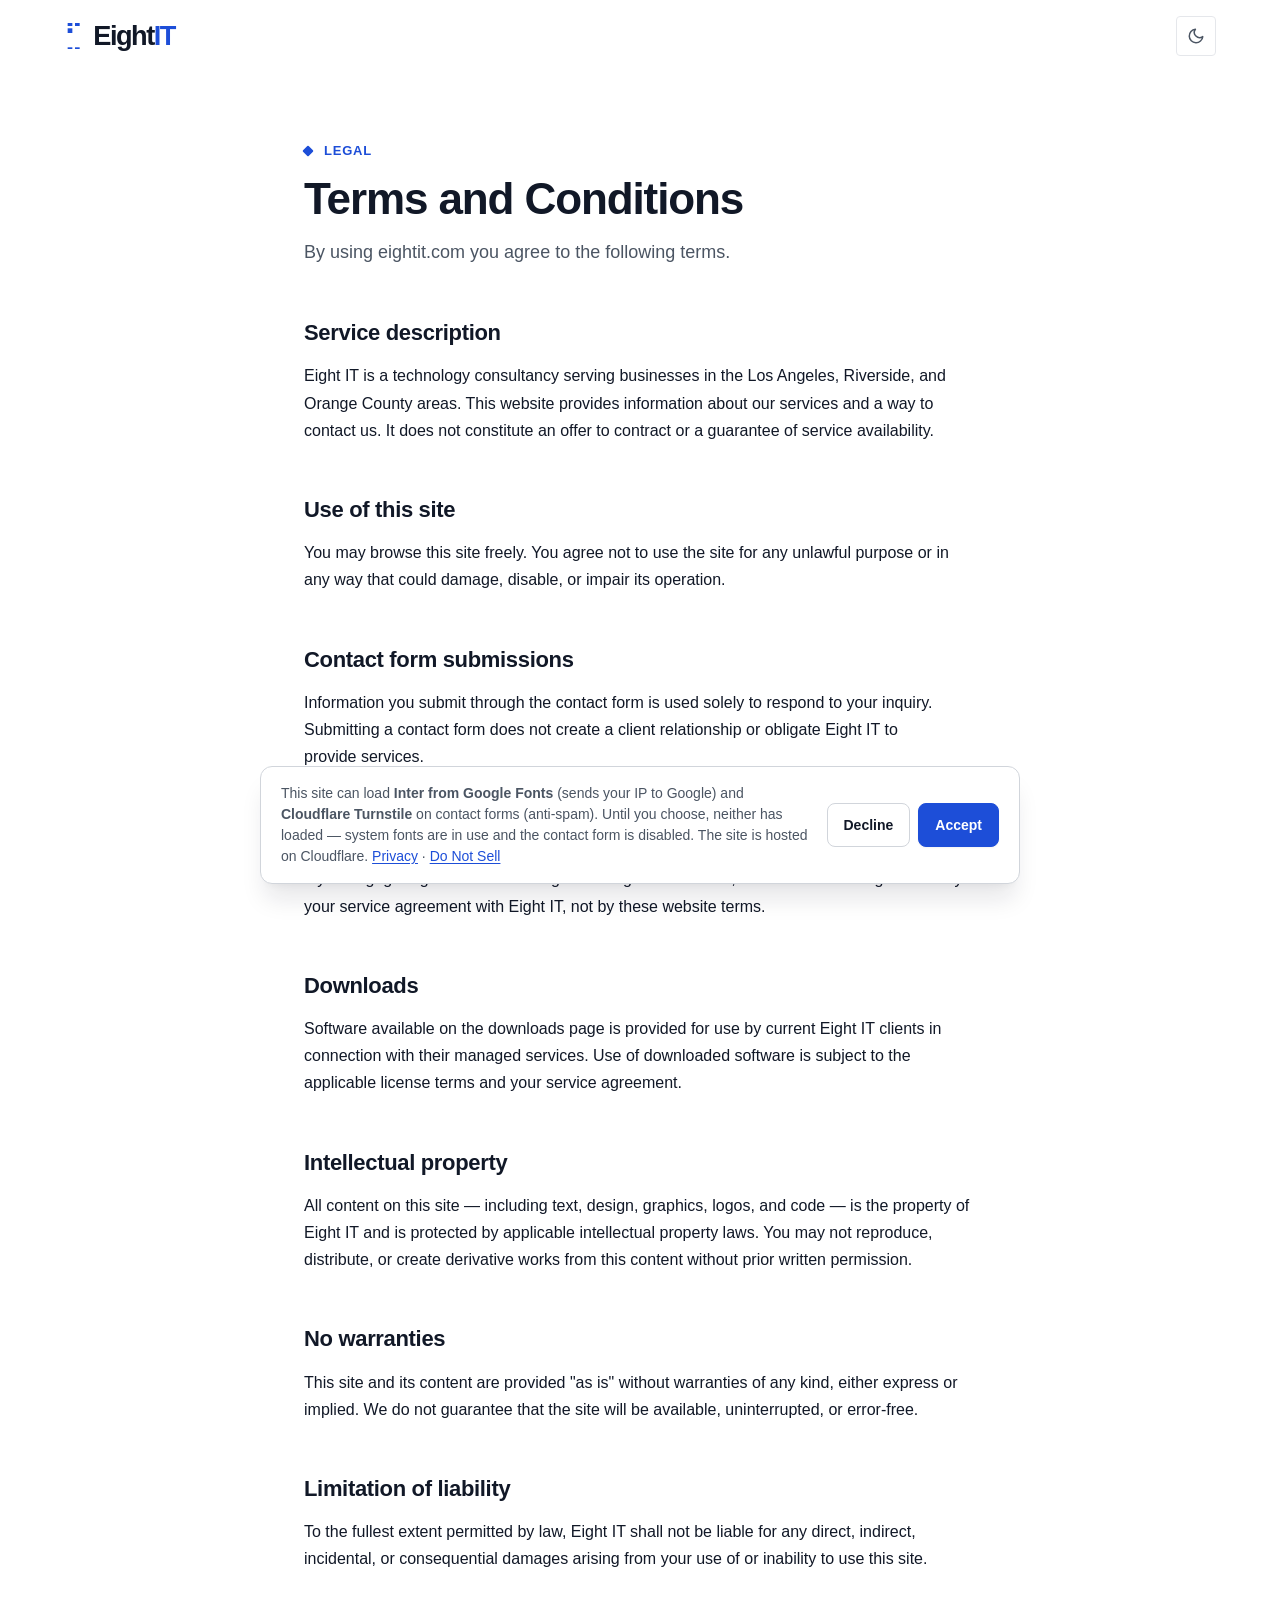
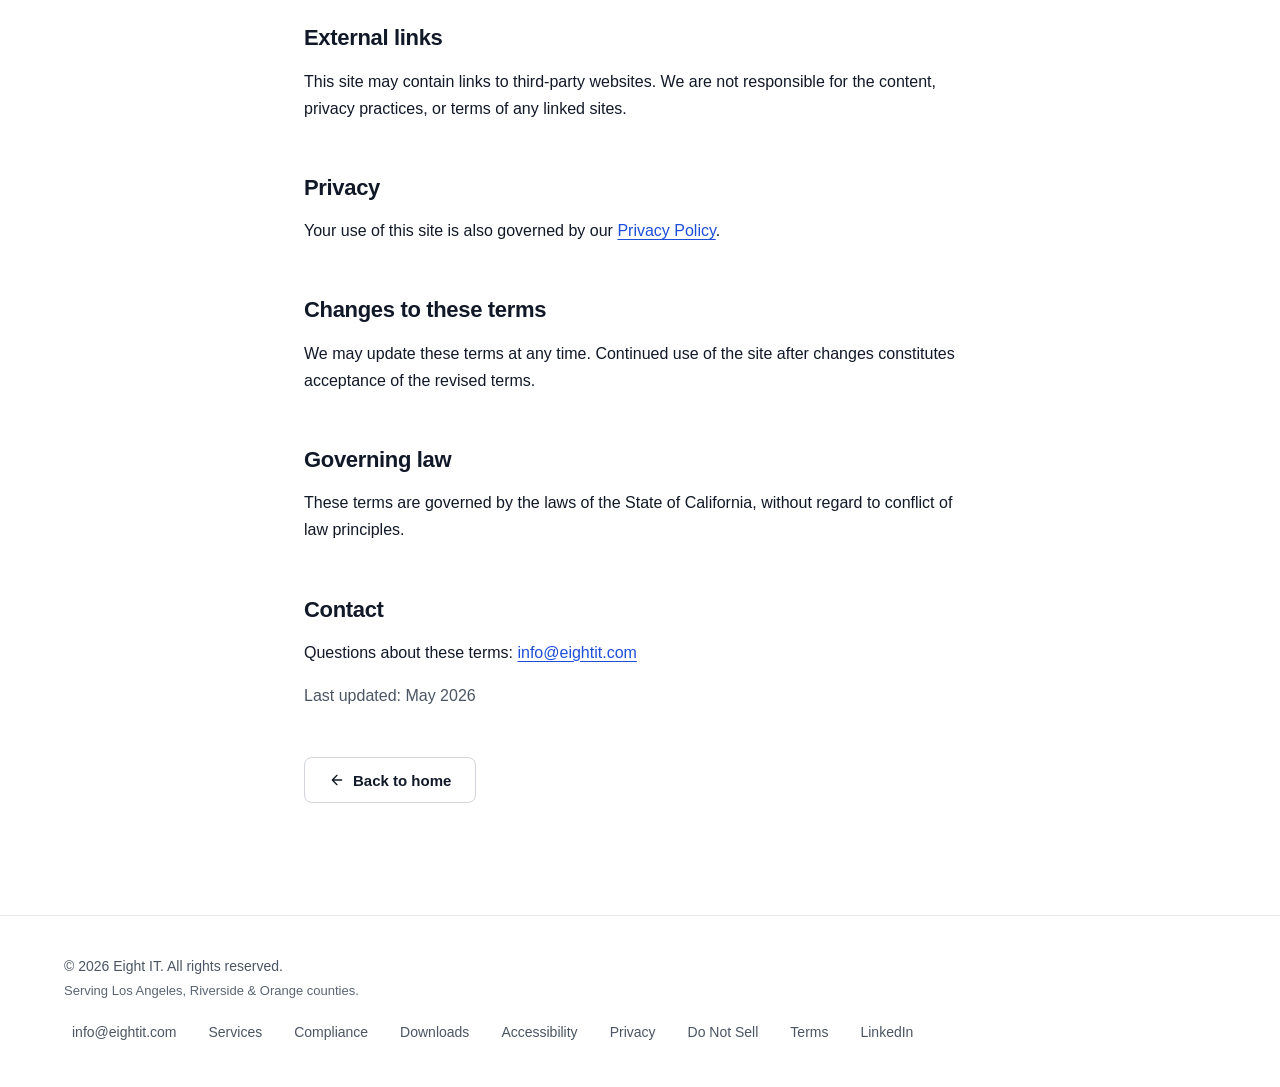
<file: terms.html>
<!DOCTYPE html>
<!--
                                        ███████╗██╗ ██████╗ ██╗  ██╗████████╗    ██╗████████╗
                                        ██╔════╝██║██╔════╝ ██║  ██║╚══██╔══╝    ██║╚══██╔══╝
                                        █████╗  ██║██║  ███╗███████║   ██║       ██║   ██║
                                        ██╔══╝  ██║██║   ██║██╔══██║   ██║       ██║   ██║
                                        ███████╗██║╚██████╔╝██║  ██║   ██║       ██║   ██║
                                        ╚══════╝╚═╝ ╚═════╝ ╚═╝  ╚═╝   ╚═╝       ╚═╝   ╚═╝

                                                  Designed & built by eightit.com
-->
<html lang="en">
<head>
  <meta charset="UTF-8">
  <meta name="viewport" content="width=device-width, initial-scale=1.0">
  <title>Terms and Conditions — Eight IT</title>
  <meta name="description" content="Terms and conditions for eightit.com.">

  <link rel="canonical" href="https://eightit.com/terms">
  <link rel="icon" type="image/svg+xml" href="/favicon.svg">
  <link rel="apple-touch-icon" href="/apple-touch-icon.png">
  <meta name="theme-color" content="#ffffff" media="(prefers-color-scheme: light)">
  <meta name="theme-color" content="#0d1117" media="(prefers-color-scheme: dark)">

  <meta property="og:type" content="website">
  <meta property="og:title" content="Terms and Conditions — Eight IT">
  <meta property="og:description" content="Terms and conditions for eightit.com.">
  <meta property="og:url" content="https://eightit.com/terms">
  <meta property="og:image" content="https://eightit.com/og-image.png">
  <meta property="og:image:width" content="1200">
  <meta property="og:image:height" content="630">
  <meta property="og:image:alt" content="Eight IT — Technology Consultants">
  <meta property="og:site_name" content="Eight IT">

  <script>
    (function() {
      try {
        var t = localStorage.getItem('theme');
        if (t === 'dark' || t === 'light') document.documentElement.setAttribute('data-theme', t);
      } catch(e) {}
    })();
  </script>

  <script>
    (function() {
      try {
        if (localStorage.getItem('consent') !== 'accept') return;
      } catch(e) { return; }
      var h = document.head, l;
      l = document.createElement('link'); l.rel = 'preconnect'; l.href = 'https://fonts.googleapis.com'; h.appendChild(l);
      l = document.createElement('link'); l.rel = 'preconnect'; l.href = 'https://fonts.gstatic.com'; l.crossOrigin = ''; h.appendChild(l);
      l = document.createElement('link'); l.rel = 'stylesheet'; l.href = 'https://fonts.googleapis.com/css2?family=Inter:wght@400;500;600;700;800&display=swap'; h.appendChild(l);
    })();
  </script>
  <link rel="stylesheet" href="/styles.css">
  <script src="/consent.js" defer></script>

  <script type="application/ld+json">
  {
    "@context": "https://schema.org",
    "@type": "WebPage",
    "name": "Terms and Conditions — Eight IT",
    "description": "Terms and conditions for eightit.com.",
    "url": "https://eightit.com/terms",
    "isPartOf": {
      "@type": "WebSite",
      "name": "Eight IT",
      "url": "https://eightit.com/"
    },
    "publisher": {
      "@type": "ProfessionalService",
      "name": "Eight IT",
      "url": "https://eightit.com/"
    }
  }
  </script>

</head>
<body>

  <a class="skip-link" href="#main">Skip to main content</a>

  <header class="site-header" id="site-header">
    <div class="nav-inner">
      <a href="/" class="logo" aria-label="Eight IT home"><span class="logo-spinner" aria-hidden="true"><span class="strip"><span></span><span></span><span></span><span></span><span></span><span></span><span></span><span></span><span></span><span></span></span></span>Eight<span class="logo-it">IT</span></a>
      <div class="nav-actions">
        <button class="theme-toggle" id="theme-toggle" aria-label="Toggle dark mode" type="button">
          <svg class="icon-moon" width="18" height="18" viewBox="0 0 24 24" fill="none" stroke="currentColor" stroke-width="2" stroke-linecap="round" stroke-linejoin="round" aria-hidden="true" focusable="false"><path d="M21 12.79A9 9 0 1 1 11.21 3 7 7 0 0 0 21 12.79z"/></svg>
          <svg class="icon-sun" width="18" height="18" viewBox="0 0 24 24" fill="none" stroke="currentColor" stroke-width="2" stroke-linecap="round" stroke-linejoin="round" aria-hidden="true" focusable="false"><circle cx="12" cy="12" r="4"/><path d="M12 2v2M12 20v2M4.93 4.93l1.41 1.41M17.66 17.66l1.41 1.41M2 12h2M20 12h2M4.93 19.07l1.41-1.41M17.66 6.34l1.41-1.41"/></svg>
        </button>
      </div>
    </div>
  </header>

  <main id="main" class="container-prose prose" style="padding-block: var(--space-16) var(--space-24);">
    <p class="eyebrow" style="margin-bottom: var(--space-3);">Legal</p>
    <h1>Terms and Conditions</h1>
    <p class="lede">By using eightit.com you agree to the following terms.</p>

    <h2>Service description</h2>
    <p>Eight IT is a technology consultancy serving businesses in the Los Angeles, Riverside, and Orange County areas. This website provides information about our services and a way to contact us. It does not constitute an offer to contract or a guarantee of service availability.</p>

    <h2>Use of this site</h2>
    <p>You may browse this site freely. You agree not to use the site for any unlawful purpose or in any way that could damage, disable, or impair its operation.</p>

    <h2>Contact form submissions</h2>
    <p>Information you submit through the contact form is used solely to respond to your inquiry. Submitting a contact form does not create a client relationship or obligate Eight IT to provide services.</p>

    <h2>Client services</h2>
    <p>If you engage Eight IT for consulting or managed IT services, those services are governed by your service agreement with Eight IT, not by these website terms.</p>

    <h2>Downloads</h2>
    <p>Software available on the downloads page is provided for use by current Eight IT clients in connection with their managed services. Use of downloaded software is subject to the applicable license terms and your service agreement.</p>

    <h2>Intellectual property</h2>
    <p>All content on this site — including text, design, graphics, logos, and code — is the property of Eight IT and is protected by applicable intellectual property laws. You may not reproduce, distribute, or create derivative works from this content without prior written permission.</p>

    <h2>No warranties</h2>
    <p>This site and its content are provided "as is" without warranties of any kind, either express or implied. We do not guarantee that the site will be available, uninterrupted, or error-free.</p>

    <h2>Limitation of liability</h2>
    <p>To the fullest extent permitted by law, Eight IT shall not be liable for any direct, indirect, incidental, or consequential damages arising from your use of or inability to use this site.</p>

    <h2>External links</h2>
    <p>This site may contain links to third-party websites. We are not responsible for the content, privacy practices, or terms of any linked sites.</p>

    <h2>Privacy</h2>
    <p>Your use of this site is also governed by our <a href="/privacy">Privacy Policy</a>.</p>

    <h2>Changes to these terms</h2>
    <p>We may update these terms at any time. Continued use of the site after changes constitutes acceptance of the revised terms.</p>

    <h2>Governing law</h2>
    <p>These terms are governed by the laws of the State of California, without regard to conflict of law principles.</p>

    <h2>Contact</h2>
    <p>Questions about these terms: <a href="mailto:info@eightit.com">info@eightit.com</a></p>

    <p class="muted">Last updated: May 2026</p>

    <p style="margin-top: var(--space-12);">
      <a href="/" class="btn btn-secondary">
        <svg width="16" height="16" viewBox="0 0 24 24" fill="none" stroke="currentColor" stroke-width="2" stroke-linecap="round" stroke-linejoin="round" aria-hidden="true" focusable="false"><path d="M19 12H5M12 19l-7-7 7-7"/></svg>
        Back to home
      </a>
    </p>
  </main>

  <footer class="site-footer">
    <div class="footer-inner">
      <div class="footer-meta">
        <span>&copy; <span class="year">2026</span> Eight IT. All rights reserved.</span>
        <span class="region">Serving Los Angeles, Riverside &amp; Orange counties.</span>
      </div>
      <div class="footer-links">
        <a href="mailto:info@eightit.com">info@eightit.com</a>
        <a href="/services">Services</a>
        <a href="/compliance">Compliance</a>
        <a href="/downloads">Downloads</a>
        <a href="/accessibility">Accessibility</a>
        <a href="/privacy">Privacy</a>
        <a href="/do-not-sell">Do Not Sell</a>
        <a href="/terms">Terms</a>
        <a href="https://www.linkedin.com/company/eight-it" target="_blank" rel="noopener noreferrer">LinkedIn<span class="sr-only"> (opens in a new tab)</span></a>
      </div>
    </div>
  </footer>

  <script>
    (function() {
      var themeToggle = document.getElementById('theme-toggle');
      if (!themeToggle) return;
      themeToggle.addEventListener('click', function() {
        var current = document.documentElement.getAttribute('data-theme');
        var prefersDark = window.matchMedia('(prefers-color-scheme: dark)').matches;
        var effective = current || (prefersDark ? 'dark' : 'light');
        var next = effective === 'dark' ? 'light' : 'dark';
        document.documentElement.classList.add('theme-transition');
        document.documentElement.setAttribute('data-theme', next);
        try { localStorage.setItem('theme', next); } catch(e) {}
        window.setTimeout(function() {
          document.documentElement.classList.remove('theme-transition');
        }, 300);
      });
    })();
  </script>
</body>
</html>
</file>
<file: styles.css>
*, *::before, *::after { margin: 0; padding: 0; box-sizing: border-box; }

:root {
  
  --gray-50:  #f9fafb;
  --gray-100: #f3f4f6;
  --gray-200: #e5e7eb;
  --gray-300: #d1d5db;
  --gray-400: #9ca3af;
  --gray-500: #6b7280;
  --gray-600: #4b5563;
  --gray-700: #374151;
  --gray-800: #1f2937;
  --gray-900: #111827;

  
  --blue-50:  #eff6ff;
  --blue-100: #dbeafe;
  --blue-500: #3b82f6;
  --blue-600: #2563eb;
  --blue-700: #1d4ed8;
  --blue-800: #1e40af;
  --blue-900: #1e3a8a;

  
  --fg:        var(--gray-900);
  --fg-muted:  var(--gray-600);
  --fg-subtle: #5b6573;
  --bg:        #ffffff;
  --bg-alt:    #f1f3f7;
  --bg-tinted: var(--blue-50);
  --border:    var(--gray-200);
  --border-strong: var(--gray-300);
  --accent:        var(--blue-700);
  --accent-text:   var(--blue-700);
  --accent-hover:  var(--blue-800);
  --accent-focus:  var(--blue-900);
  --on-accent:     #ffffff;
  --shadow-rgb: 17, 24, 39;
  --hero-glow: rgba(29, 78, 216, 0.06);
  --color-scheme: light;

  
  --font-sans: "Inter", -apple-system, BlinkMacSystemFont, "Segoe UI", Roboto, Helvetica, Arial, sans-serif;
  --font-feature: "cv11", "ss01", "ss03";

  
  --space-1:  0.25rem;
  --space-2:  0.5rem;
  --space-3:  0.75rem;
  --space-4:  1rem;
  --space-5:  1.25rem;
  --space-6:  1.5rem;
  --space-8:  2rem;
  --space-10: 2.5rem;
  --space-12: 3rem;
  --space-16: 4rem;
  --space-20: 5rem;
  --space-24: 6rem;
  --space-32: 8rem;

  
  --radius-sm: 4px;
  --radius:    8px;
  --radius-md: 12px;
  --radius-lg: 16px;

  
  --shadow-xs:  0 1px 2px 0 rgba(17, 24, 39, 0.05);
  --shadow-sm:  0 1px 3px 0 rgba(17, 24, 39, 0.08), 0 1px 2px -1px rgba(17, 24, 39, 0.06);
  --shadow:     0 4px 6px -1px rgba(17, 24, 39, 0.08), 0 2px 4px -2px rgba(17, 24, 39, 0.05);
  --shadow-md:  0 10px 15px -3px rgba(17, 24, 39, 0.08), 0 4px 6px -4px rgba(17, 24, 39, 0.04);
  --shadow-lg:  0 20px 25px -5px rgba(17, 24, 39, 0.10), 0 8px 10px -6px rgba(17, 24, 39, 0.05);
  --shadow-xl:  0 25px 50px -12px rgba(17, 24, 39, 0.18);

  
  --container-wide: 1200px;
  --container-prose: 720px;
  --header-height: 72px;

  
  --ease: cubic-bezier(0.4, 0, 0.2, 1);
  --duration: 200ms;
}

:root[data-theme="dark"] {
  --fg:        var(--gray-100);
  --fg-muted:  #b5bcc9;
  --fg-subtle: #8b94a3;
  --bg:        #0d1117;
  --bg-alt:    #161b22;
  --bg-tinted: #172554;
  --border:    #21262d;
  --border-strong: #30363d;
  --accent:        var(--blue-600);
  --accent-text:   #93c5fd;
  --accent-hover:  var(--blue-500);
  --accent-focus:  #bfdbfe;
  --on-accent:     #ffffff;
  --shadow-rgb: 0, 0, 0;
  --shadow-xs:  0 1px 2px 0 rgba(0, 0, 0, 0.5);
  --shadow-sm:  0 1px 3px 0 rgba(0, 0, 0, 0.45), 0 1px 2px -1px rgba(0, 0, 0, 0.35);
  --shadow:     0 4px 6px -1px rgba(0, 0, 0, 0.5), 0 2px 4px -2px rgba(0, 0, 0, 0.35);
  --shadow-md:  0 10px 15px -3px rgba(0, 0, 0, 0.55), 0 4px 6px -4px rgba(0, 0, 0, 0.35);
  --shadow-lg:  0 20px 25px -5px rgba(0, 0, 0, 0.55), 0 8px 10px -6px rgba(0, 0, 0, 0.4);
  --shadow-xl:  0 25px 50px -12px rgba(0, 0, 0, 0.7);
  --hero-glow: rgba(96, 165, 250, 0.10);
  --color-scheme: dark;
}

@media (prefers-color-scheme: dark) {
  :root:not([data-theme="light"]) {
    --fg:        var(--gray-100);
    --fg-muted:  #b5bcc9;
    --fg-subtle: #8b94a3;
    --bg:        #0d1117;
    --bg-alt:    #161b22;
    --bg-tinted: #172554;
    --border:    #21262d;
    --border-strong: #30363d;
    --accent:        var(--blue-600);
    --accent-text:   #93c5fd;
    --accent-hover:  var(--blue-500);
    --accent-focus:  #bfdbfe;
    --on-accent:     #ffffff;
    --shadow-rgb: 0, 0, 0;
    --shadow-xs:  0 1px 2px 0 rgba(0, 0, 0, 0.5);
    --shadow-sm:  0 1px 3px 0 rgba(0, 0, 0, 0.45), 0 1px 2px -1px rgba(0, 0, 0, 0.35);
    --shadow:     0 4px 6px -1px rgba(0, 0, 0, 0.5), 0 2px 4px -2px rgba(0, 0, 0, 0.35);
    --shadow-md:  0 10px 15px -3px rgba(0, 0, 0, 0.55), 0 4px 6px -4px rgba(0, 0, 0, 0.35);
    --shadow-lg:  0 20px 25px -5px rgba(0, 0, 0, 0.55), 0 8px 10px -6px rgba(0, 0, 0, 0.4);
    --shadow-xl:  0 25px 50px -12px rgba(0, 0, 0, 0.7);
    --hero-glow: rgba(96, 165, 250, 0.10);
    --color-scheme: dark;
  }
}

html { color-scheme: var(--color-scheme); }

.theme-transition,
.theme-transition *,
.theme-transition *::before,
.theme-transition *::after {
  transition: background-color 250ms var(--ease),
              color 250ms var(--ease),
              border-color 250ms var(--ease),
              box-shadow 250ms var(--ease) !important;
}

@media (prefers-reduced-motion: reduce) {
  html { scroll-behavior: auto; }
  *, *::before, *::after {
    animation-duration: 0.01ms !important;
    animation-iteration-count: 1 !important;
    transition-duration: 0.01ms !important;
    scroll-behavior: auto !important;
  }
}

@media (prefers-reduced-motion: no-preference) {
  html { scroll-behavior: smooth; }
}

html {
  scroll-padding-top: calc(var(--header-height) + 16px);
}

body {
  font-family: var(--font-sans);
  font-feature-settings: var(--font-feature);
  font-size: 1rem;
  line-height: 1.6;
  color: var(--fg);
  background: var(--bg);
  -webkit-font-smoothing: antialiased;
  -moz-osx-font-smoothing: grayscale;
  text-rendering: optimizeLegibility;
}

img, svg, video {
  display: block;
  max-width: 100%;
}

.sr-only {
  position: absolute;
  width: 1px; height: 1px;
  padding: 0; margin: -1px;
  overflow: hidden;
  clip: rect(0, 0, 0, 0);
  white-space: nowrap;
  border: 0;
}

.skip-link {
  position: absolute;
  top: -48px;
  left: 16px;
  padding: 12px 20px;
  background: var(--gray-900);
  color: #fff;
  text-decoration: none;
  border-radius: var(--radius);
  font-weight: 600;
  font-size: 0.9375rem;
  z-index: 200;
  transition: top var(--duration) var(--ease);
}
.skip-link:focus {
  top: 12px;
  outline: 3px solid var(--accent);
  outline-offset: 2px;
}

:focus-visible {
  outline: 3px solid var(--accent-text);
  outline-offset: 2px;
  border-radius: var(--radius-sm);
}

.container {
  max-width: var(--container-wide);
  margin-inline: auto;
  padding-inline: var(--space-6);
}
.container-prose {
  max-width: var(--container-prose);
  margin-inline: auto;
  padding-inline: var(--space-6);
}

section { padding-block: var(--space-20); }
.section-tinted { background: var(--bg-alt); }

.site-header {
  position: sticky;
  top: 0;
  z-index: 50;
  background: rgba(255, 255, 255, 0.85);
  backdrop-filter: saturate(180%) blur(10px);
  -webkit-backdrop-filter: saturate(180%) blur(10px);
  border-bottom: 1px solid transparent;
  transition: border-color var(--duration) var(--ease);
}
.site-header.scrolled { border-bottom-color: var(--border); }

.nav-inner {
  max-width: var(--container-wide);
  margin-inline: auto;
  padding-inline: var(--space-6);
  height: var(--header-height);
  display: flex;
  align-items: center;
  justify-content: space-between;
  gap: var(--space-6);
}

.logo {
  font-size: 1.7rem;
  font-weight: 900;
  letter-spacing: -0.055em;
  color: var(--fg);
  text-decoration: none;
  padding: var(--space-2);
  margin-inline-start: calc(var(--space-2) * -1);
  border-radius: var(--radius-sm);
  display: inline-flex;
  align-items: center;
  gap: 0;
  line-height: 1;
}
.logo .logo-spinner {
  display: inline-flex;
  flex-shrink: 0;
  height: 1em;
  width: 0.75em;
  line-height: 1;
  overflow: hidden;
  color: var(--accent-text);
  font-family: ui-monospace, 'JetBrains Mono', 'Fira Code', Menlo, Consolas, monospace;
  font-size: 0.92em;
  font-weight: 700;
  align-items: flex-start;
  margin-right: 0.42em;
}
.logo .logo-spinner .strip {
  display: flex;
  flex-direction: column;
  line-height: 1;
  animation: logo-spin 0.9s steps(10) infinite;
}
.logo .logo-spinner .strip > span {
  display: block;
  height: 1em;
  line-height: 1;
  text-align: center;
  width: 100%;
}
.logo .logo-spinner .strip > span:nth-child(1)::before { content: "⠋"; }
.logo .logo-spinner .strip > span:nth-child(2)::before { content: "⠙"; }
.logo .logo-spinner .strip > span:nth-child(3)::before { content: "⠹"; }
.logo .logo-spinner .strip > span:nth-child(4)::before { content: "⠸"; }
.logo .logo-spinner .strip > span:nth-child(5)::before { content: "⠼"; }
.logo .logo-spinner .strip > span:nth-child(6)::before { content: "⠴"; }
.logo .logo-spinner .strip > span:nth-child(7)::before { content: "⠦"; }
.logo .logo-spinner .strip > span:nth-child(8)::before { content: "⠧"; }
.logo .logo-spinner .strip > span:nth-child(9)::before { content: "⠇"; }
.logo .logo-spinner .strip > span:nth-child(10)::before { content: "⠏"; }
@keyframes logo-spin {
  from { transform: translateY(0); }
  to { transform: translateY(-10em); }
}
@media (prefers-reduced-motion: reduce) {
  .logo .logo-spinner .strip { animation: none; }
}
.logo .logo-it { color: var(--accent-text); }

.nav-links {
  display: flex;
  align-items: center;
  gap: var(--space-1);
  list-style: none;
}
.nav-links a {
  color: var(--fg-muted);
  text-decoration: none;
  font-size: 0.9375rem;
  font-weight: 500;
  padding: var(--space-2) var(--space-4);
  border-radius: var(--radius-sm);
  transition: color var(--duration) var(--ease), background-color var(--duration) var(--ease);
}
.nav-links a:hover { color: var(--fg); background: var(--bg-alt); }
.nav-links a[aria-current="page"] {
  color: var(--fg);
  background: var(--bg-alt);
}

.menu-toggle {
  display: none;
  background: transparent;
  border: 1px solid transparent;
  padding: var(--space-2);
  border-radius: var(--radius-sm);
  cursor: pointer;
  color: var(--fg);
  min-width: 44px;
  min-height: 44px;
  align-items: center;
  justify-content: center;
}
.menu-toggle:hover { background: var(--bg-alt); }

.eyebrow {
  display: inline-flex;
  align-items: center;
  gap: var(--space-3);
  font-size: 0.8125rem;
  font-weight: 600;
  letter-spacing: 0.06em;
  text-transform: uppercase;
  color: var(--accent-text);
  font-feature-settings: "tnum" 1, "ss01", "cv11";
  margin-bottom: var(--space-3);
}
.eyebrow::before {
  content: "";
  display: inline-block;
  width: 8px;
  height: 8px;
  background: var(--accent-text);
  border-radius: 1px;
  transform: rotate(45deg);
}

.heading-display {
  font-size: clamp(2.25rem, 1.5rem + 2.25vw, 3rem);
  line-height: 1.05;
  letter-spacing: -0.035em;
  font-weight: 800;
  color: var(--fg);
  text-wrap: balance;
}

.heading-section {
  font-size: clamp(1.75rem, 1.25rem + 1.25vw, 2rem);
  line-height: 1.15;
  letter-spacing: -0.025em;
  font-weight: 700;
  color: var(--fg);
  text-wrap: balance;
  max-width: 26ch;
}

.heading-card {
  font-size: 1.125rem;
  line-height: 1.35;
  letter-spacing: -0.015em;
  font-weight: 700;
  color: var(--fg);
}

.lede {
  font-size: 1.125rem;
  color: var(--fg-muted);
  line-height: 1.65;
  max-width: 56ch;
}

.body-muted {
  color: var(--fg-muted);
  line-height: 1.7;
}

.btn {
  display: inline-flex;
  align-items: center;
  justify-content: center;
  gap: var(--space-2);
  padding: 0.875rem 1.5rem;
  border-radius: var(--radius);
  font-family: inherit;
  font-size: 0.9375rem;
  font-weight: 600;
  line-height: 1;
  text-decoration: none;
  border: 1px solid transparent;
  cursor: pointer;
  min-height: 44px;
  transition: background-color var(--duration) var(--ease),
              border-color var(--duration) var(--ease),
              color var(--duration) var(--ease),
              transform var(--duration) var(--ease),
              box-shadow var(--duration) var(--ease);
  white-space: nowrap;
}
.btn:active { transform: translateY(1px); }
.btn .arrow {
  transition: transform var(--duration) var(--ease);
}
.btn:hover .arrow { transform: translateX(3px); }

.btn-primary {
  background: var(--accent);
  color: var(--on-accent);
  border-color: var(--accent);
  box-shadow: var(--shadow-xs);
}
.btn-primary:hover {
  background: var(--accent-hover);
  border-color: var(--accent-hover);
  box-shadow: var(--shadow-sm);
}

.btn-secondary {
  background: transparent;
  color: var(--fg);
  border-color: var(--border-strong);
}
.btn-secondary:hover {
  background: var(--bg-alt);
  border-color: var(--gray-400);
}

.hero {
  position: relative;
  overflow: hidden;
  padding: 0;
  background-color: #0d1117;
  background-size: cover;
  background-position: center;
}
.hero::before {
  content: "";
  position: absolute;
  inset: 0;
  background:
    linear-gradient(180deg, rgba(7,11,21,0.20) 0%, rgba(7,11,21,0.55) 100%),
    linear-gradient(90deg,  rgba(7,11,21,0.78) 0%, rgba(7,11,21,0.50) 38%, rgba(7,11,21,0.12) 75%, rgba(7,11,21,0) 100%);
  pointer-events: none;
  z-index: 0;
}
.hero > .container {
  position: relative;
  z-index: 1;
  padding-top: clamp(5rem, 9vw, 8rem);
  padding-bottom: clamp(5rem, 9vw, 8rem);
  min-height: 580px;
  display: flex;
  align-items: flex-start;
}
.hero-content { max-width: 640px; }
.hero-content > * + * { margin-top: var(--space-6); }
.hero-content .lede { margin-top: var(--space-5); }
.cta-row {
  margin-top: var(--space-8);
  display: flex;
  gap: var(--space-3);
  flex-wrap: wrap;
}

.hero .eyebrow { color: #93c5fd; margin-bottom: 0; }
.hero .eyebrow::before { background: #93c5fd; }
.hero .heading-display { color: #ffffff; }
.hero .lede { color: rgba(255, 255, 255, 0.88); }
.hero .btn-secondary {
  background: rgba(255, 255, 255, 0.10);
  color: #ffffff;
  border-color: rgba(255, 255, 255, 0.30);
  backdrop-filter: blur(4px);
}
.hero .btn-secondary:hover {
  background: rgba(255, 255, 255, 0.18);
  border-color: rgba(255, 255, 255, 0.45);
}

@media (max-width: 640px) {
  .hero::before {
    background: linear-gradient(180deg, rgba(7,11,21,0.55) 0%, rgba(7,11,21,0.78) 100%);
  }
  .hero > .container { min-height: 460px; }
}

.media-frame {
  position: relative;
  border-radius: var(--radius-md);
  overflow: hidden;
  box-shadow: var(--shadow-lg);
  aspect-ratio: 4 / 5;
  background: var(--gray-100);
}
.media-frame img {
  width: 100%;
  height: 100%;
  object-fit: cover;
}
@media (prefers-color-scheme: dark) {
  :root:not([data-theme="light"]) .hero-orb .orb-ring {
    stroke: #2a3140;
  }
}

.status-ticker {
  position: relative;
  border-block: 1px solid var(--border);
  background: var(--bg);
  overflow: hidden;
  --ticker-fade: 96px;
}
.status-ticker::before,
.status-ticker::after {
  content: "";
  position: absolute;
  top: 0; bottom: 0;
  width: var(--ticker-fade);
  z-index: 2;
  pointer-events: none;
}
.status-ticker::before {
  left: 0;
  background: linear-gradient(to right, var(--bg), rgba(0,0,0,0));
}
.status-ticker::after {
  right: 0;
  background: linear-gradient(to left, var(--bg), rgba(0,0,0,0));
}
.status-ticker-track {
  display: flex;
  width: max-content;
  animation: ticker-scroll 75s linear infinite;
}
.status-ticker:hover .status-ticker-track,
.status-ticker:focus-within .status-ticker-track {
  animation-play-state: paused;
}
@keyframes ticker-scroll {
  from { transform: translate3d(0, 0, 0); }
  to   { transform: translate3d(-50%, 0, 0); }
}
.status-ticker-list {
  display: flex;
  align-items: center;
  gap: var(--space-10);
  list-style: none;
  padding: var(--space-4) var(--space-5);
  margin: 0;
}
.status-item {
  display: inline-flex;
  align-items: center;
  gap: var(--space-3);
  text-decoration: none;
  white-space: nowrap;
  color: var(--fg-muted);
  font-size: 0.9375rem;
  transition: color var(--duration) var(--ease);
}
.status-item:hover { color: var(--fg); }
.status-item:focus-visible {
  outline: 2px solid var(--accent-text);
  outline-offset: 4px;
  border-radius: var(--radius-sm);
}
.status-source {
  font-size: 0.6875rem;
  font-weight: 700;
  letter-spacing: 0.08em;
  text-transform: uppercase;
  padding: 4px 8px;
  border-radius: var(--radius-sm);
  background: var(--bg-alt);
  color: var(--fg-subtle);
  flex-shrink: 0;
}
.status-source-cf   { color: #c2410c; background: rgba(243, 128, 32, 0.12); }
.status-source-cisa { color: var(--accent-text); background: rgba(29, 78, 216, 0.10); }
.status-source-ms   { color: #166534; background: rgba(34, 139, 34, 0.10); }
.status-source-sec  { color: #b91c1c; background: rgba(185, 28, 28, 0.10); }
.status-source-nist { color: #6d28d9; background: rgba(124, 58, 237, 0.10); }
.status-headline {
  color: var(--fg);
  font-weight: 500;
}
.status-time {
  color: var(--fg-subtle);
  font-size: 0.8125rem;
  font-variant-numeric: tabular-nums;
  text-transform: uppercase;
  letter-spacing: 0.06em;
}
:root[data-theme="dark"] .status-source-cf   { color: #fdba74; background: rgba(243, 128, 32, 0.16); }
:root[data-theme="dark"] .status-source-ms   { color: #86efac; background: rgba(34, 139, 34, 0.16); }
:root[data-theme="dark"] .status-source-sec  { color: #fca5a5; background: rgba(185, 28, 28, 0.18); }
:root[data-theme="dark"] .status-source-nist { color: #c4b5fd; background: rgba(124, 58, 237, 0.18); }
@media (prefers-color-scheme: dark) {
  :root:not([data-theme="light"]) .status-source-cf   { color: #fdba74; background: rgba(243, 128, 32, 0.16); }
  :root:not([data-theme="light"]) .status-source-ms   { color: #86efac; background: rgba(34, 139, 34, 0.16); }
  :root:not([data-theme="light"]) .status-source-sec  { color: #fca5a5; background: rgba(185, 28, 28, 0.18); }
  :root:not([data-theme="light"]) .status-source-nist { color: #c4b5fd; background: rgba(124, 58, 237, 0.18); }
}
@media (prefers-reduced-motion: reduce) {
  .status-ticker-track { animation: none; }
}

.section-head { margin-bottom: var(--space-12); }
.section-head .heading-section { margin-top: 0; margin-bottom: var(--space-3); }
.section-head .eyebrow { margin: 0 0 var(--space-3); }

.cards {
  display: grid;
  grid-template-columns: repeat(auto-fit, minmax(280px, 1fr));
  gap: var(--space-5);
}

.card {
  position: relative;
  background: var(--bg);
  border: 1px solid transparent;
  border-radius: var(--radius-md);
  padding: var(--space-8);
  box-shadow: var(--shadow-sm);
  transition: transform var(--duration) var(--ease),
              box-shadow var(--duration) var(--ease),
              border-color var(--duration) var(--ease);
}
.card:hover {
  transform: translateY(-3px);
  border-color: var(--border);
  box-shadow: var(--shadow-lg);
}

.card-icon {
  width: 44px;
  height: 44px;
  border-radius: var(--radius-sm);
  background: var(--bg-tinted);
  border: 1px solid var(--border);
  color: var(--accent-text);
  display: flex;
  align-items: center;
  justify-content: center;
  margin-bottom: var(--space-5);
  transition: background-color var(--duration) var(--ease),
              transform var(--duration) var(--ease),
              color var(--duration) var(--ease),
              border-color var(--duration) var(--ease);
}
.card:hover .card-icon {
  background: var(--accent);
  color: var(--on-accent);
  border-color: var(--accent);
}

.card .heading-card { margin-bottom: var(--space-2); }
.card p {
  color: var(--fg-muted);
  font-size: 0.9375rem;
  line-height: 1.65;
}

.split-grid {
  display: grid;
  grid-template-columns: 1fr 1.1fr;
  gap: var(--space-16);
  align-items: center;
}

.feature-list {
  list-style: none;
  display: flex;
  flex-direction: column;
  gap: var(--space-5);
  margin-top: var(--space-8);
}
.feature-list li {
  display: grid;
  grid-template-columns: 28px 1fr;
  gap: var(--space-3);
  align-items: start;
  line-height: 1.6;
}
.feature-list li::before {
  content: "";
  margin-top: 8px;
  width: 8px;
  height: 8px;
  border-radius: 50%;
  background: var(--accent);
  box-shadow: 0 0 0 4px var(--bg-tinted);
}
.feature-list strong {
  display: block;
  font-weight: 600;
  color: var(--fg);
  margin-bottom: 2px;
}
.feature-list span {
  color: var(--fg-muted);
  font-size: 0.9375rem;
}

.contact {
  text-align: center;
}
.contact .heading-section,
.contact .lede {
  margin-inline: auto;
}
.contact .heading-section { margin-bottom: var(--space-5); }
.contact-actions {
  margin-top: var(--space-10);
  display: flex;
  gap: var(--space-3);
  justify-content: center;
  flex-wrap: wrap;
}

.contact-form {
  max-width: 520px;
  margin: var(--space-10) auto 0;
  text-align: left;
}
.form-group { margin-bottom: var(--space-5); }
.form-label {
  display: block;
  font-size: 0.875rem;
  font-weight: 600;
  color: var(--fg);
  margin-bottom: var(--space-2);
}
.form-input {
  width: 100%;
  padding: 0.75rem 1rem;
  border: 1px solid var(--border-strong);
  border-radius: var(--radius);
  background: var(--bg);
  color: var(--fg);
  font-family: inherit;
  font-size: 0.9375rem;
  line-height: 1.5;
  transition: border-color var(--duration) var(--ease),
              box-shadow var(--duration) var(--ease);
  appearance: none;
  -webkit-appearance: none;
}
.form-input:focus {
  outline: none;
  border-color: var(--accent);
  box-shadow: 0 0 0 3px rgba(37, 99, 235, 0.15);
}
.form-input::placeholder { color: var(--fg-subtle); }
textarea.form-input { resize: vertical; min-height: 120px; }
.cf-turnstile { margin-top: var(--space-4); }
.form-footer {
  margin-top: var(--space-6);
  display: flex;
  align-items: center;
  gap: var(--space-6);
  flex-wrap: wrap;
}
.form-alt {
  font-size: 0.9375rem;
  color: var(--fg-muted);
}
.form-alt a {
  color: var(--accent-text);
  text-decoration: underline;
  text-underline-offset: 3px;
}
.form-status {
  margin-top: var(--space-4);
  font-size: 0.9375rem;
  min-height: 1.5rem;
}
.form-status.success { color: #16a34a; }
.form-status.error   { color: #dc2626; }

.consent-banner {
  position: fixed;
  left: var(--space-4);
  right: var(--space-4);
  bottom: var(--space-4);
  max-width: 760px;
  margin-inline: auto;
  background: var(--bg);
  border: 1px solid var(--border-strong);
  border-radius: var(--radius-md);
  box-shadow: var(--shadow-lg);
  padding: var(--space-4) var(--space-5);
  z-index: 1000;
  animation: consent-in 0.25s var(--ease);
}
.consent-banner.consent-banner-out {
  opacity: 0;
  transform: translateY(8px);
  transition: opacity 0.2s var(--ease), transform 0.2s var(--ease);
}
.consent-inner {
  display: flex;
  flex-direction: column;
  gap: var(--space-3);
}
.consent-text {
  margin: 0;
  font-size: 0.875rem;
  line-height: 1.5;
  color: var(--fg-muted);
}
.consent-text a {
  color: var(--accent-text);
  text-decoration: underline;
  text-underline-offset: 2px;
}
.consent-actions {
  display: flex;
  gap: var(--space-2);
  flex-wrap: wrap;
}
.consent-btn {
  font-size: 0.875rem;
  padding: var(--space-2) var(--space-4);
}
@keyframes consent-in {
  from { opacity: 0; transform: translateY(12px); }
  to   { opacity: 1; transform: translateY(0); }
}
@media (prefers-reduced-motion: reduce) {
  .consent-banner { animation: none; }
}
@media (min-width: 720px) {
  .consent-inner { flex-direction: row; align-items: center; }
  .consent-text { flex: 1; }
  .consent-actions { flex-shrink: 0; }
}

.site-footer {
  padding-block: var(--space-10);
  border-top: 1px solid var(--border);
}
.footer-inner {
  max-width: var(--container-wide);
  margin-inline: auto;
  padding-inline: var(--space-6);
  display: flex;
  justify-content: space-between;
  align-items: center;
  gap: var(--space-4);
  flex-wrap: wrap;
  font-size: 0.875rem;
  color: var(--fg-muted);
}
.footer-inner a {
  color: var(--fg-muted);
  text-decoration: none;
  padding: var(--space-1) var(--space-2);
  border-radius: var(--radius-sm);
  transition: color var(--duration) var(--ease);
}
.footer-inner a:hover { color: var(--fg); text-decoration: underline; text-underline-offset: 3px; }
.footer-links { display: flex; gap: var(--space-4); flex-wrap: wrap; }
.footer-meta {
  display: flex;
  flex-direction: column;
  gap: 4px;
  line-height: 1.5;
}
.footer-meta .region { color: var(--fg-subtle); font-size: 0.8125rem; }

.notice {
  padding: var(--space-4) var(--space-5);
  background: var(--bg-tinted);
  border-left: 4px solid var(--accent-text);
  border-radius: var(--radius-sm);
  font-size: 0.9375rem;
  line-height: 1.6;
  color: var(--fg);
}
.notice strong { display: block; margin-bottom: 2px; color: var(--fg); }
:root[data-theme="dark"] .notice { color: #dbeafe; }
:root[data-theme="dark"] .notice strong { color: #ffffff; }
@media (prefers-color-scheme: dark) {
  :root:not([data-theme="light"]) .notice { color: #dbeafe; }
  :root:not([data-theme="light"]) .notice strong { color: #ffffff; }
}

.download-grid {
  display: grid;
  grid-template-columns: repeat(2, 1fr);
  gap: var(--space-5);
  margin-block: var(--space-6) var(--space-12);
}
.download-card {
  background: var(--bg);
  border: 1px solid var(--border);
  border-radius: var(--radius);
  padding: var(--space-7);
  display: flex;
  flex-direction: column;
  gap: var(--space-4);
  box-shadow: var(--shadow-xs);
  transition: border-color var(--duration) var(--ease), box-shadow var(--duration) var(--ease);
}
.download-card:hover { border-color: var(--border-strong); box-shadow: var(--shadow); }
.download-card-head { display: flex; align-items: center; gap: var(--space-4); }
.download-card-head h3 { font-size: 1.125rem; font-weight: 700; letter-spacing: -0.015em; }
.download-card p { color: var(--fg-muted); font-size: 0.9375rem; flex-grow: 1; }
.download-card .btn { width: 100%; }

.platform-icon {
  width: 48px;
  height: 48px;
  border-radius: var(--radius-sm);
  background: var(--bg-alt);
  border: 1px solid var(--border);
  color: var(--fg);
  display: flex;
  align-items: center;
  justify-content: center;
  flex-shrink: 0;
}

.help-block {
  margin-top: var(--space-12);
  padding: var(--space-8);
  background: var(--bg-alt);
  border: 1px solid var(--border);
  border-radius: var(--radius);
}
.help-block h2 { margin-top: 0; margin-bottom: var(--space-3); }
.help-block p { color: var(--fg-muted); }
.help-block a { color: var(--accent-text); text-decoration: underline; text-underline-offset: 3px; }

.prose h1 {
  font-size: clamp(2rem, 1.4rem + 2.5vw, 2.75rem);
  font-weight: 800;
  letter-spacing: -0.025em;
  line-height: 1.15;
  margin-bottom: var(--space-3);
}
.prose .lede { margin-bottom: var(--space-10); }
.prose h2 {
  font-size: 1.375rem;
  font-weight: 700;
  letter-spacing: -0.015em;
  margin-top: var(--space-12);
  margin-bottom: var(--space-3);
}
.prose p { margin-bottom: var(--space-4); line-height: 1.7; }
.prose p.muted { color: var(--fg-muted); }
.prose ul { margin: var(--space-4) 0 var(--space-4) var(--space-6); }
.prose li { margin-bottom: var(--space-2); line-height: 1.7; }
.prose a:not(.btn) { color: var(--accent-text); text-decoration: underline; text-underline-offset: 3px; }
.prose a:not(.btn):hover { color: var(--accent-hover); }

.services-list {
  display: grid;
  grid-template-columns: repeat(2, 1fr);
  gap: var(--space-5);
}
.service-item {
  background: var(--bg);
  border: 1px solid var(--border);
  border-radius: var(--radius);
  padding: var(--space-6) var(--space-7);
  box-shadow: var(--shadow-xs);
  transition: border-color var(--duration) var(--ease), box-shadow var(--duration) var(--ease), transform var(--duration) var(--ease);
}
.service-item:hover {
  border-color: var(--border-strong);
  box-shadow: var(--shadow);
  transform: translateY(-1px);
}
.service-item h3 {
  font-size: 1.0625rem;
  font-weight: 700;
  letter-spacing: -0.01em;
  margin-bottom: var(--space-2);
  line-height: 1.3;
}
.service-item p {
  font-size: 0.9375rem;
  color: var(--fg-muted);
  line-height: 1.6;
}
@media (max-width: 720px) {
  .services-list { grid-template-columns: 1fr; }
}

.service-feature {
  background: var(--bg);
  border: 1px solid var(--border);
  border-left: 3px solid var(--accent);
  border-radius: var(--radius);
  padding: var(--space-8);
  box-shadow: var(--shadow-sm);
  margin-bottom: var(--space-8);
  display: flex;
  flex-wrap: wrap;
  align-items: center;
  justify-content: space-between;
  gap: var(--space-6);
}
.service-feature > div { flex: 1 1 340px; }
.service-feature .eyebrow { margin-bottom: var(--space-3); }
.service-feature h3 {
  font-size: 1.25rem;
  font-weight: 700;
  letter-spacing: -0.01em;
  margin-bottom: var(--space-2);
  line-height: 1.3;
}
.service-feature p { color: var(--fg-muted); line-height: 1.6; max-width: 560px; }
.service-feature .btn { flex-shrink: 0; }

.see-more-link {
  display: inline-flex;
  align-items: center;
  gap: var(--space-2);
  margin-top: var(--space-8);
  color: var(--accent-text);
  font-weight: 600;
  font-size: 0.9375rem;
  text-decoration: none;
  padding: var(--space-2) 0;
  border-bottom: 1px solid transparent;
  transition: border-color var(--duration) var(--ease), color var(--duration) var(--ease);
}
.see-more-link:hover {
  color: var(--accent-hover);
  border-bottom-color: var(--accent-text);
}
.see-more-link .arrow {
  transition: transform var(--duration) var(--ease);
}
.see-more-link:hover .arrow { transform: translateX(3px); }

.nav-actions {
  display: flex;
  align-items: center;
  gap: var(--space-2);
}

.theme-toggle {
  display: inline-flex;
  align-items: center;
  justify-content: center;
  width: 40px;
  height: 40px;
  background: transparent;
  border: 1px solid var(--border);
  border-radius: var(--radius-sm);
  cursor: pointer;
  color: var(--fg-muted);
  transition: color var(--duration) var(--ease),
              background-color var(--duration) var(--ease),
              border-color var(--duration) var(--ease);
}
.theme-toggle:hover {
  color: var(--fg);
  background: var(--bg-alt);
  border-color: var(--border-strong);
}
.theme-toggle .icon-sun { display: none; }
.theme-toggle .icon-moon { display: block; }
:root[data-theme="dark"] .theme-toggle .icon-sun { display: block; }
:root[data-theme="dark"] .theme-toggle .icon-moon { display: none; }
@media (prefers-color-scheme: dark) {
  :root:not([data-theme="light"]) .theme-toggle .icon-sun { display: block; }
  :root:not([data-theme="light"]) .theme-toggle .icon-moon { display: none; }
}

.nav-links a[data-active],
.nav-links a[aria-current="page"] {
  color: var(--fg);
  background: var(--bg-alt);
}
.nav-links a[data-active]::before,
.nav-links a[aria-current="page"]::before {
  content: "";
  display: inline-block;
  width: 6px;
  height: 6px;
  border-radius: 50%;
  background: var(--accent-text);
  margin-right: 6px;
  vertical-align: middle;
}

.scroll-progress {
  position: fixed;
  top: 0;
  left: 0;
  height: 2px;
  background: var(--accent-text);
  z-index: 200;
  transform-origin: left;
  transform: scaleX(0);
  pointer-events: none;
  transition: transform 80ms linear;
}

.lede,
.body-muted,
.prose p {
  text-wrap: pretty;
}
.heading-section { text-wrap: balance; }
.heading-display { text-wrap: pretty; }
.footer-meta .year,
time,
.tabular {
  font-feature-settings: "tnum" 1, "ss01";
}

:root[data-theme="dark"] .media-frame img,
:root[data-theme="dark"] .hero-image img {
  filter: saturate(0.95) brightness(0.95);
}
@media (prefers-color-scheme: dark) {
  :root:not([data-theme="light"]) .media-frame img,
  :root:not([data-theme="light"]) .hero-image img {
    filter: saturate(0.95) brightness(0.95);
  }
}

.site-header {
  background: rgba(255, 255, 255, 0.85);
}
:root[data-theme="dark"] .site-header {
  background: rgba(13, 17, 23, 0.85);
}
@media (prefers-color-scheme: dark) {
  :root:not([data-theme="light"]) .site-header {
    background: rgba(13, 17, 23, 0.85);
  }
}

:root[data-theme="dark"] .nav-primary {
  background: rgba(13, 17, 23, 0.97);
}
@media (prefers-color-scheme: dark) {
  :root:not([data-theme="light"]) .nav-primary {
    background: rgba(13, 17, 23, 0.97);
  }
}

@media (max-width: 860px) {
  section { padding-block: var(--space-16); }
  .hero { padding-block: var(--space-20) var(--space-16); }

  .menu-toggle { display: inline-flex; }

  .nav-primary {
    position: absolute;
    top: var(--header-height);
    left: 0; right: 0;
    background: rgba(255, 255, 255, 0.97);
    backdrop-filter: blur(10px);
    border-bottom: 1px solid var(--border);
    display: none;
  }
  .nav-primary.open { display: block; }
  .nav-links {
    flex-direction: column;
    align-items: stretch;
    padding: var(--space-3) var(--space-6) var(--space-6);
    gap: 2px;
  }
  .nav-links a {
    padding: var(--space-3) var(--space-4);
    font-size: 1rem;
  }

  .hero-grid,
  .split-grid {
    grid-template-columns: 1fr;
    gap: var(--space-12);
  }
  .hero-visual { display: none; }
  .media-frame { aspect-ratio: 16 / 10; }
  .split-grid .media-frame { order: -1; }

  .download-grid { grid-template-columns: 1fr; }

  .footer-inner {
    flex-direction: column;
    align-items: flex-start;
    gap: var(--space-3);
  }
}
</file>
